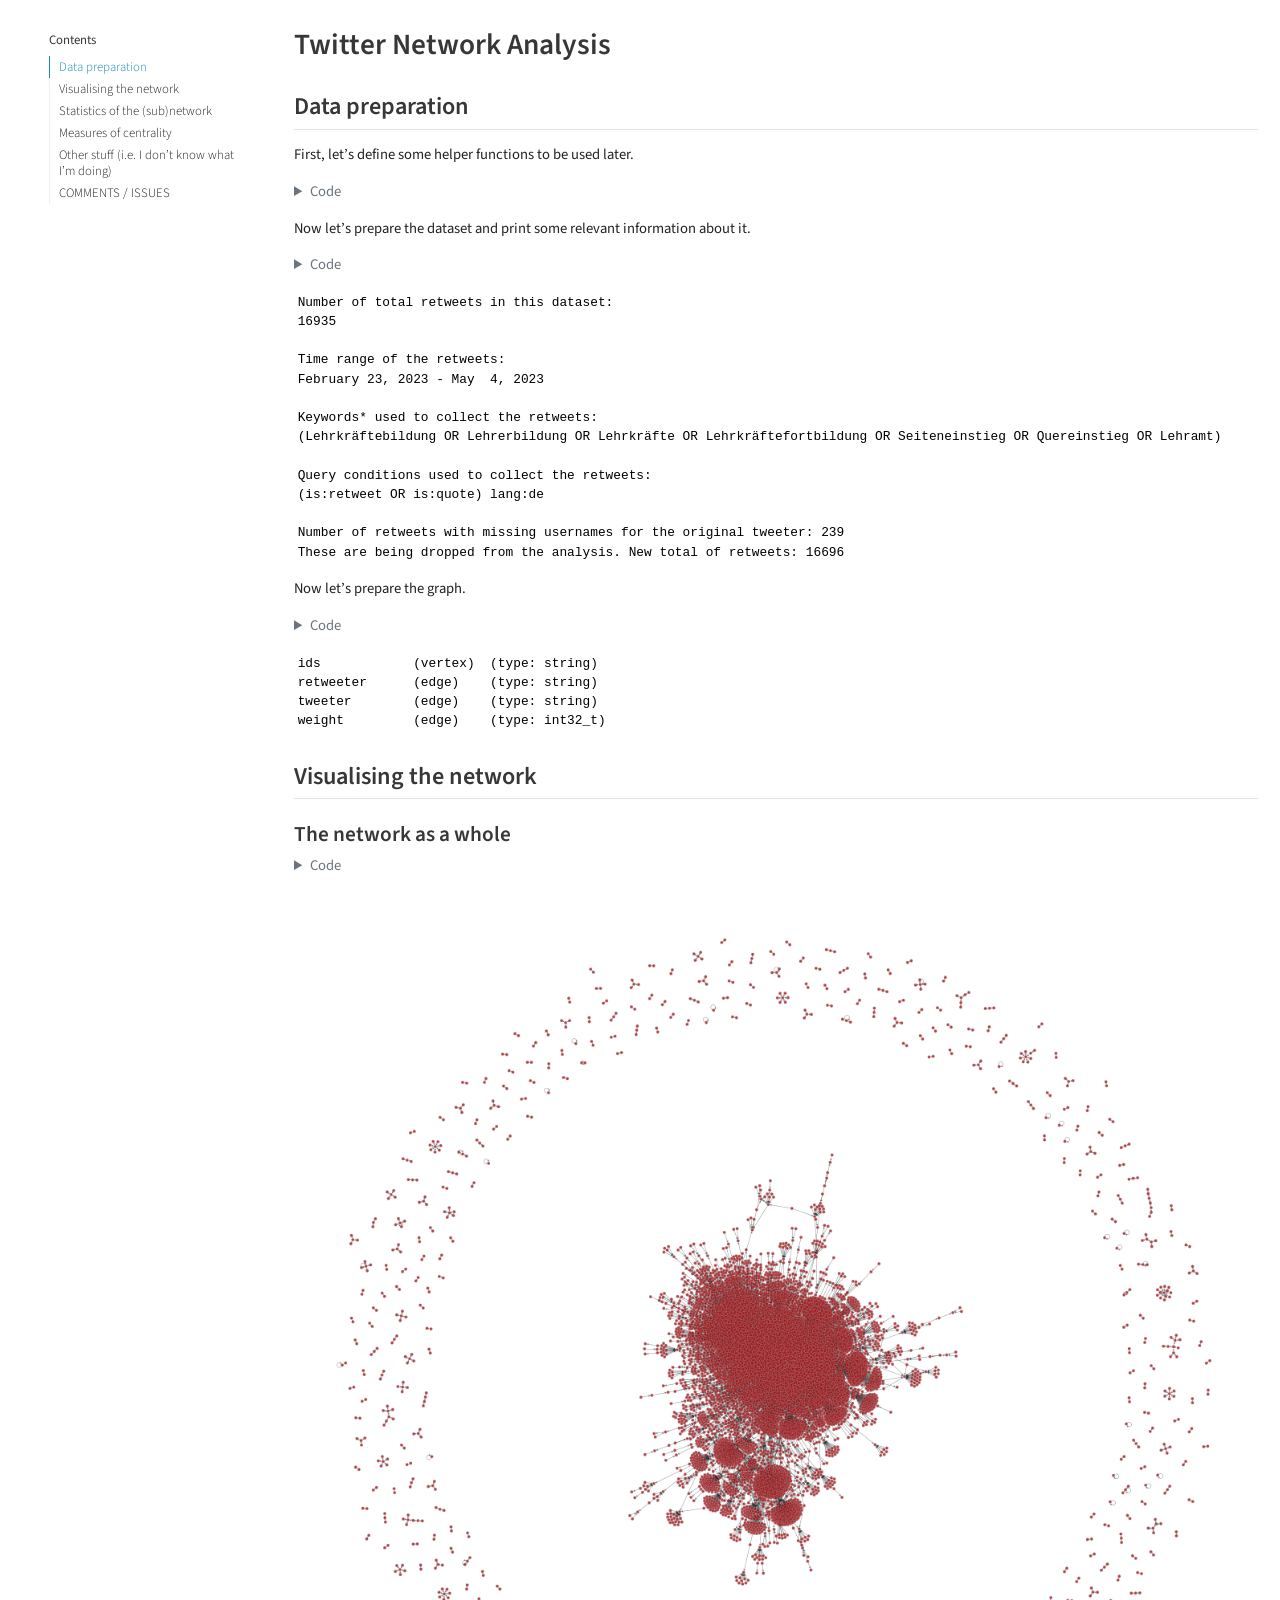
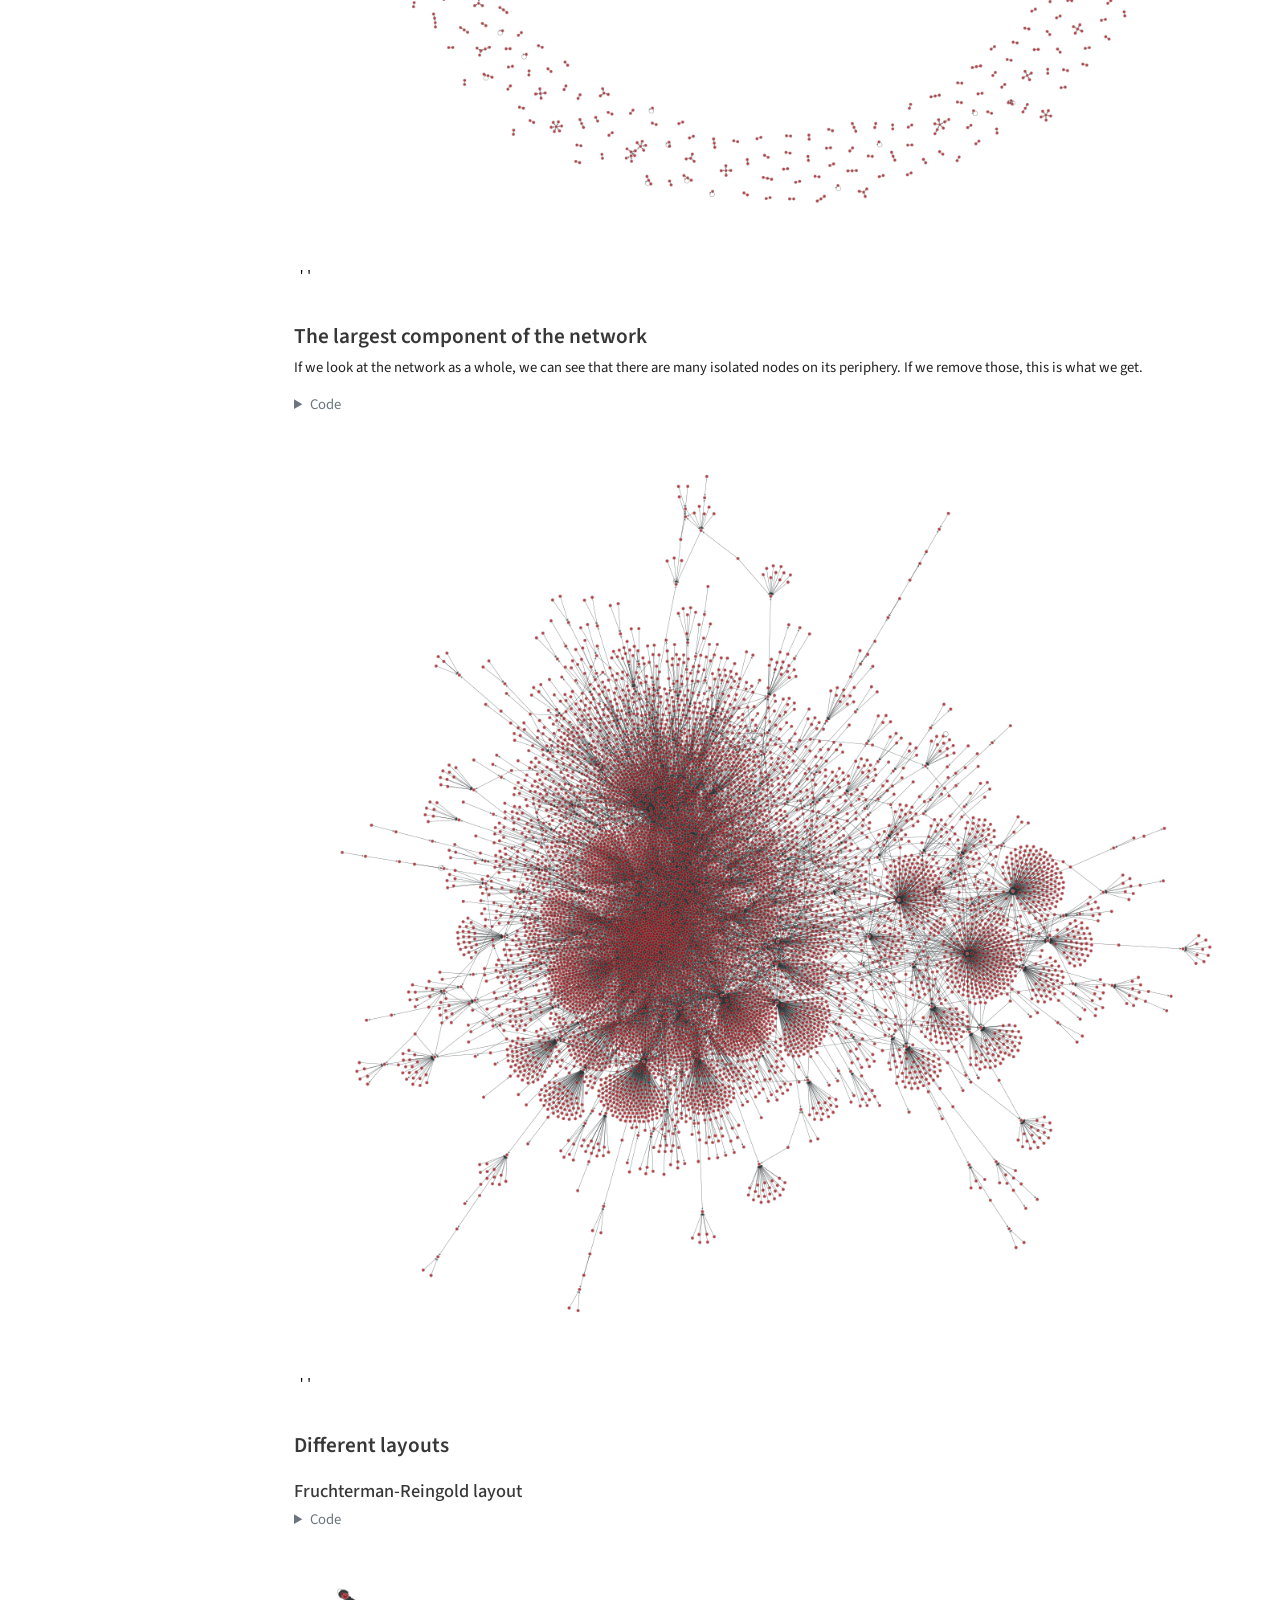
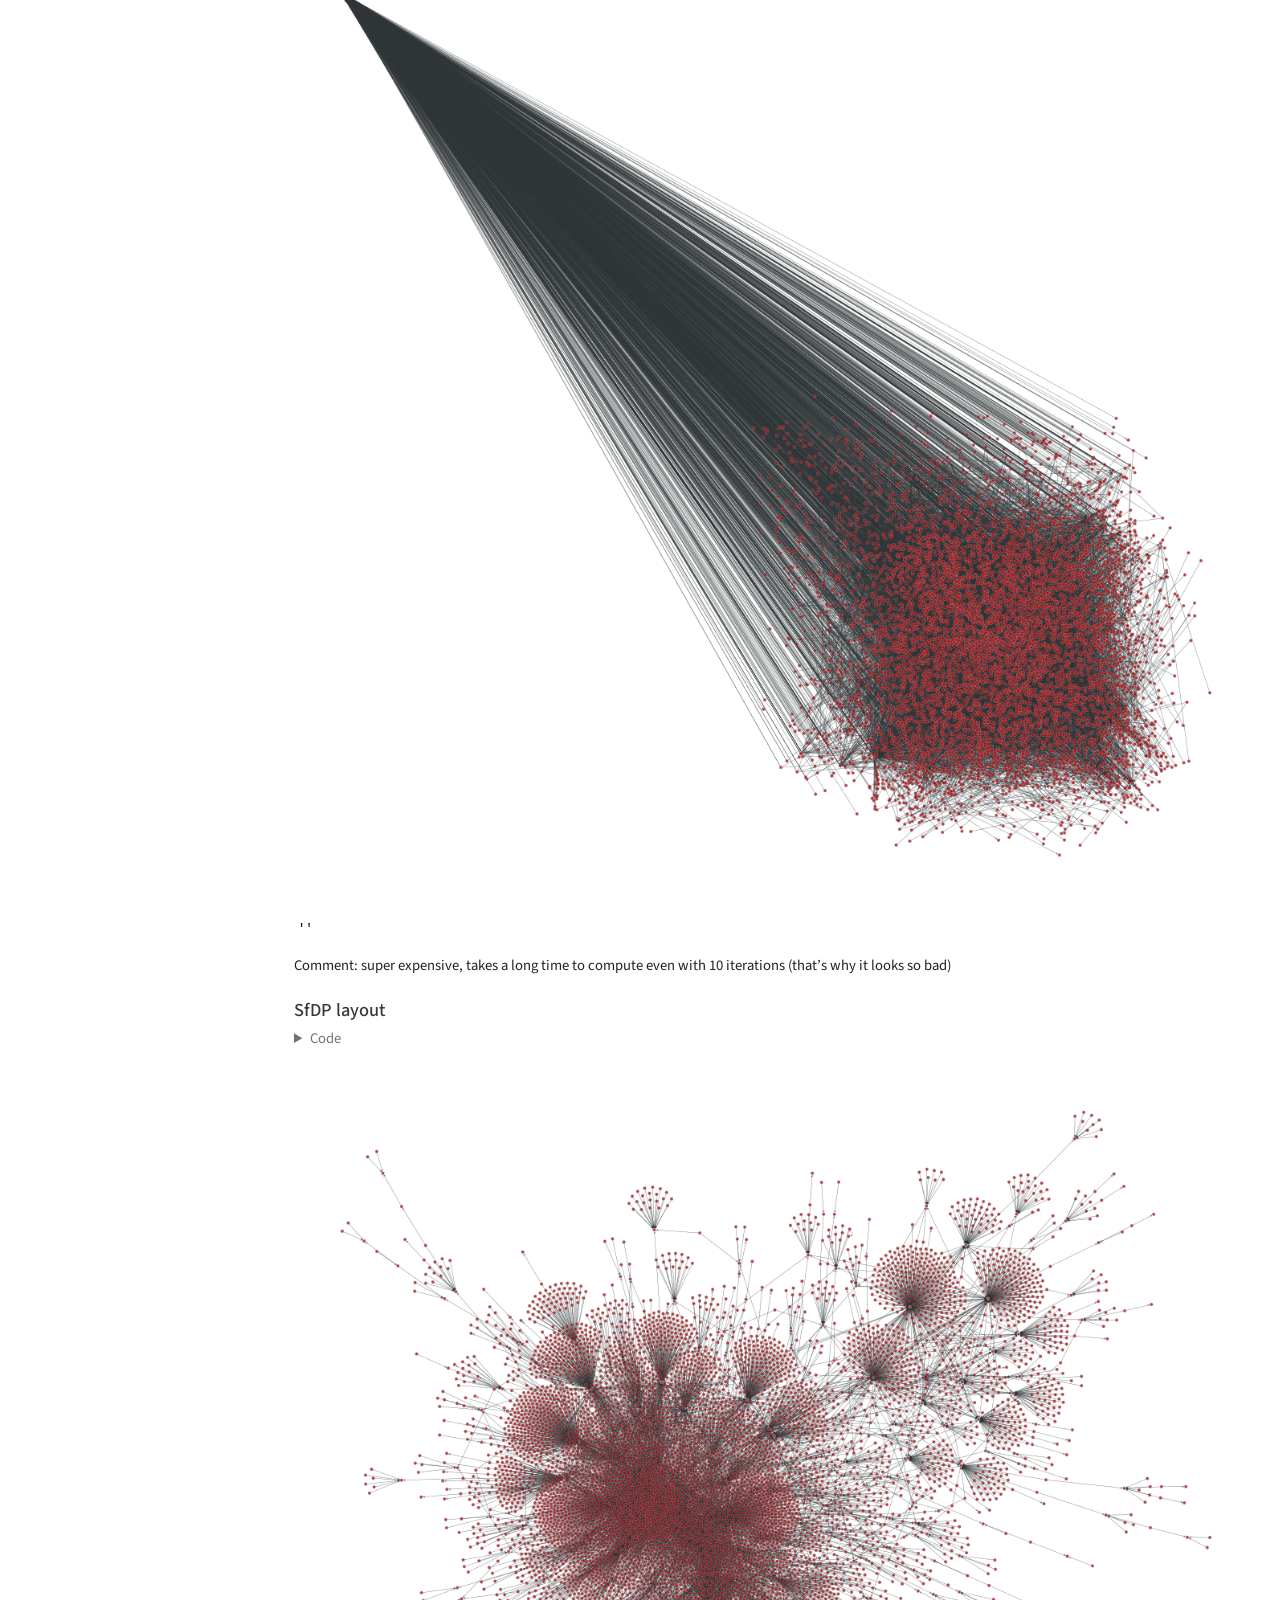
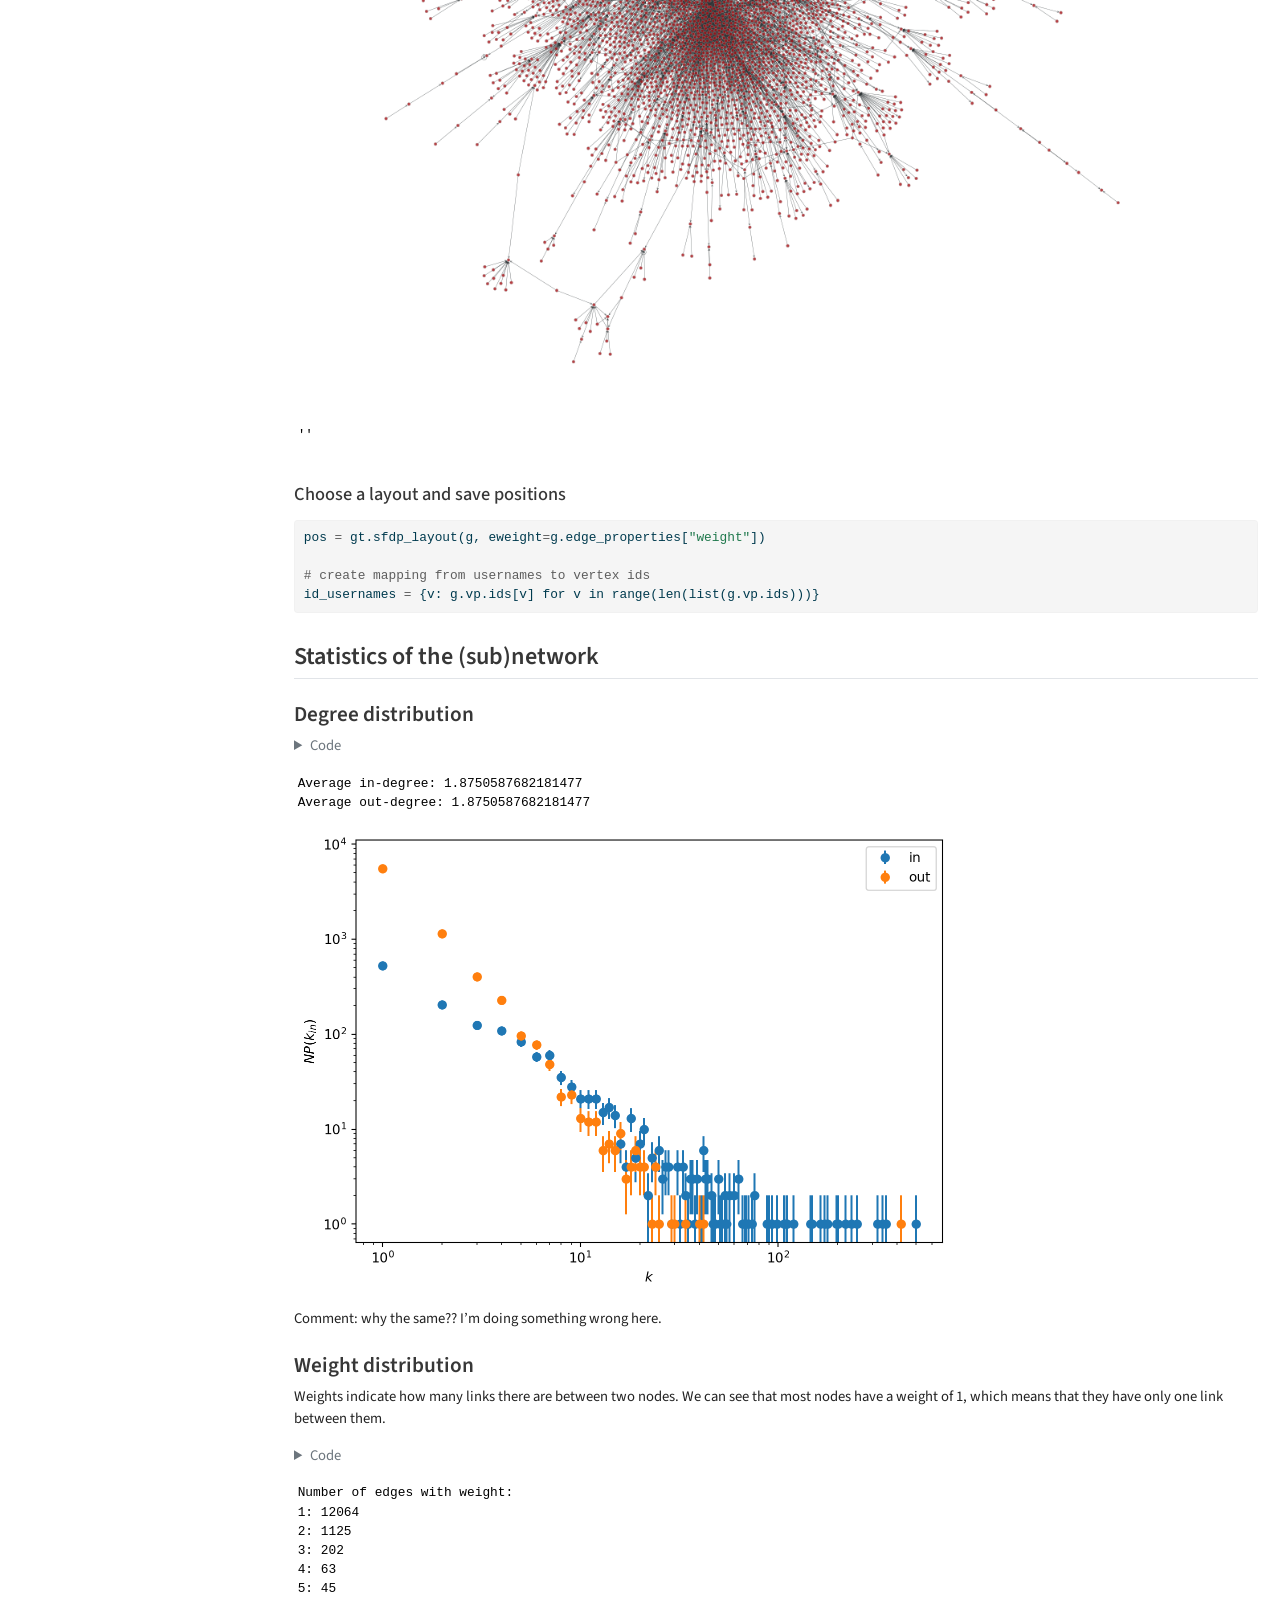
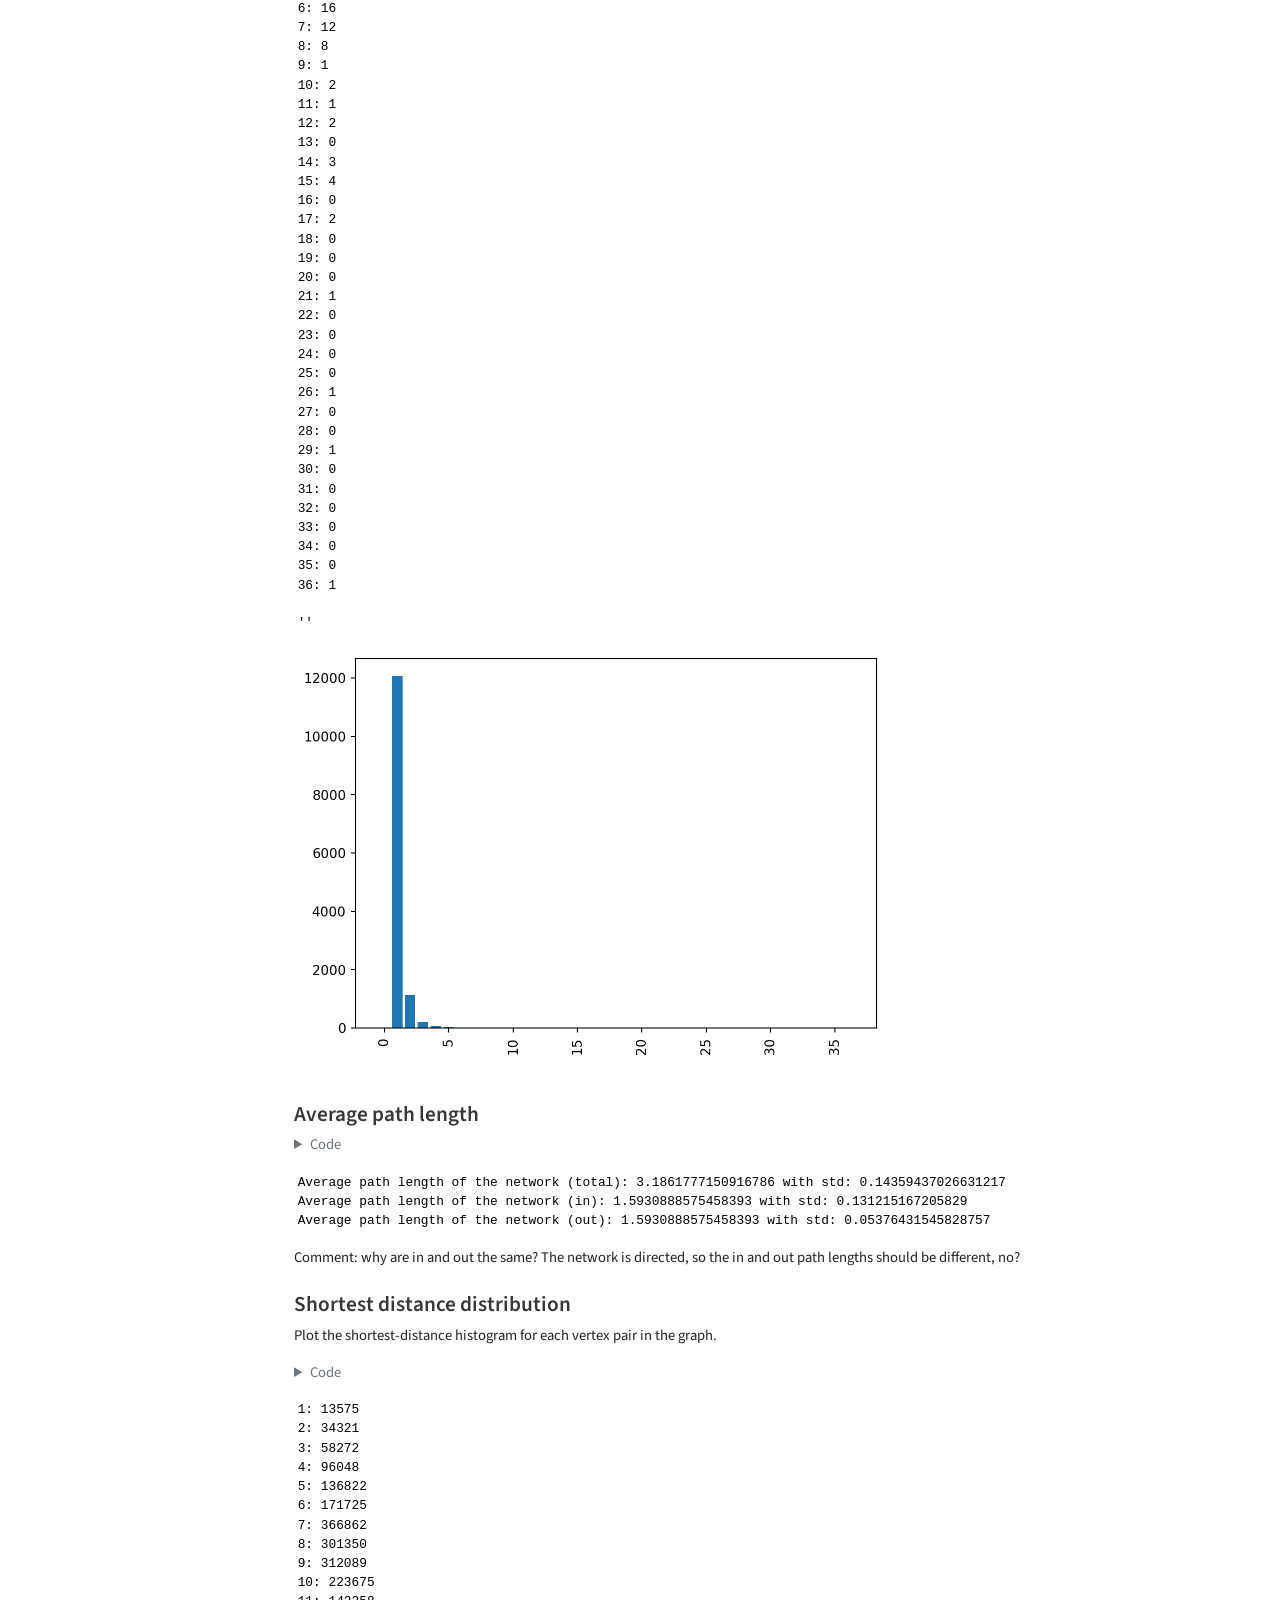
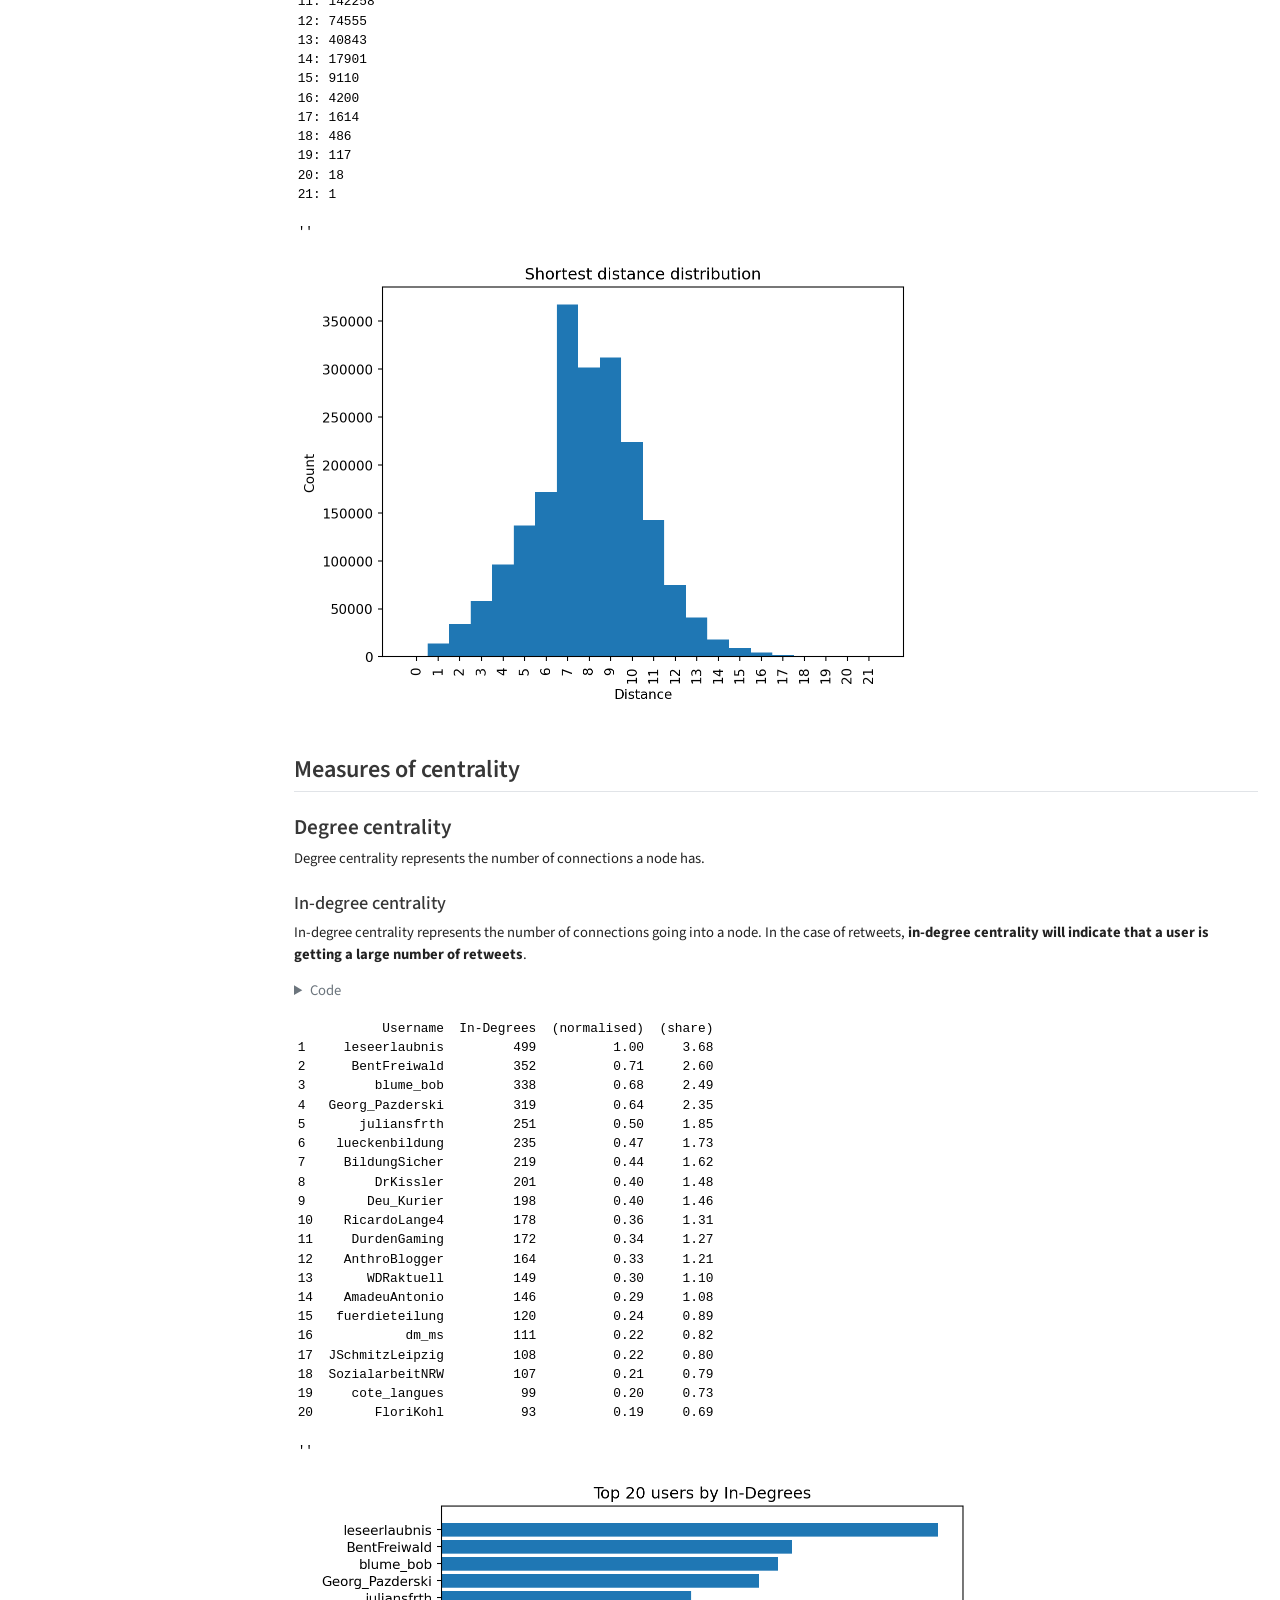
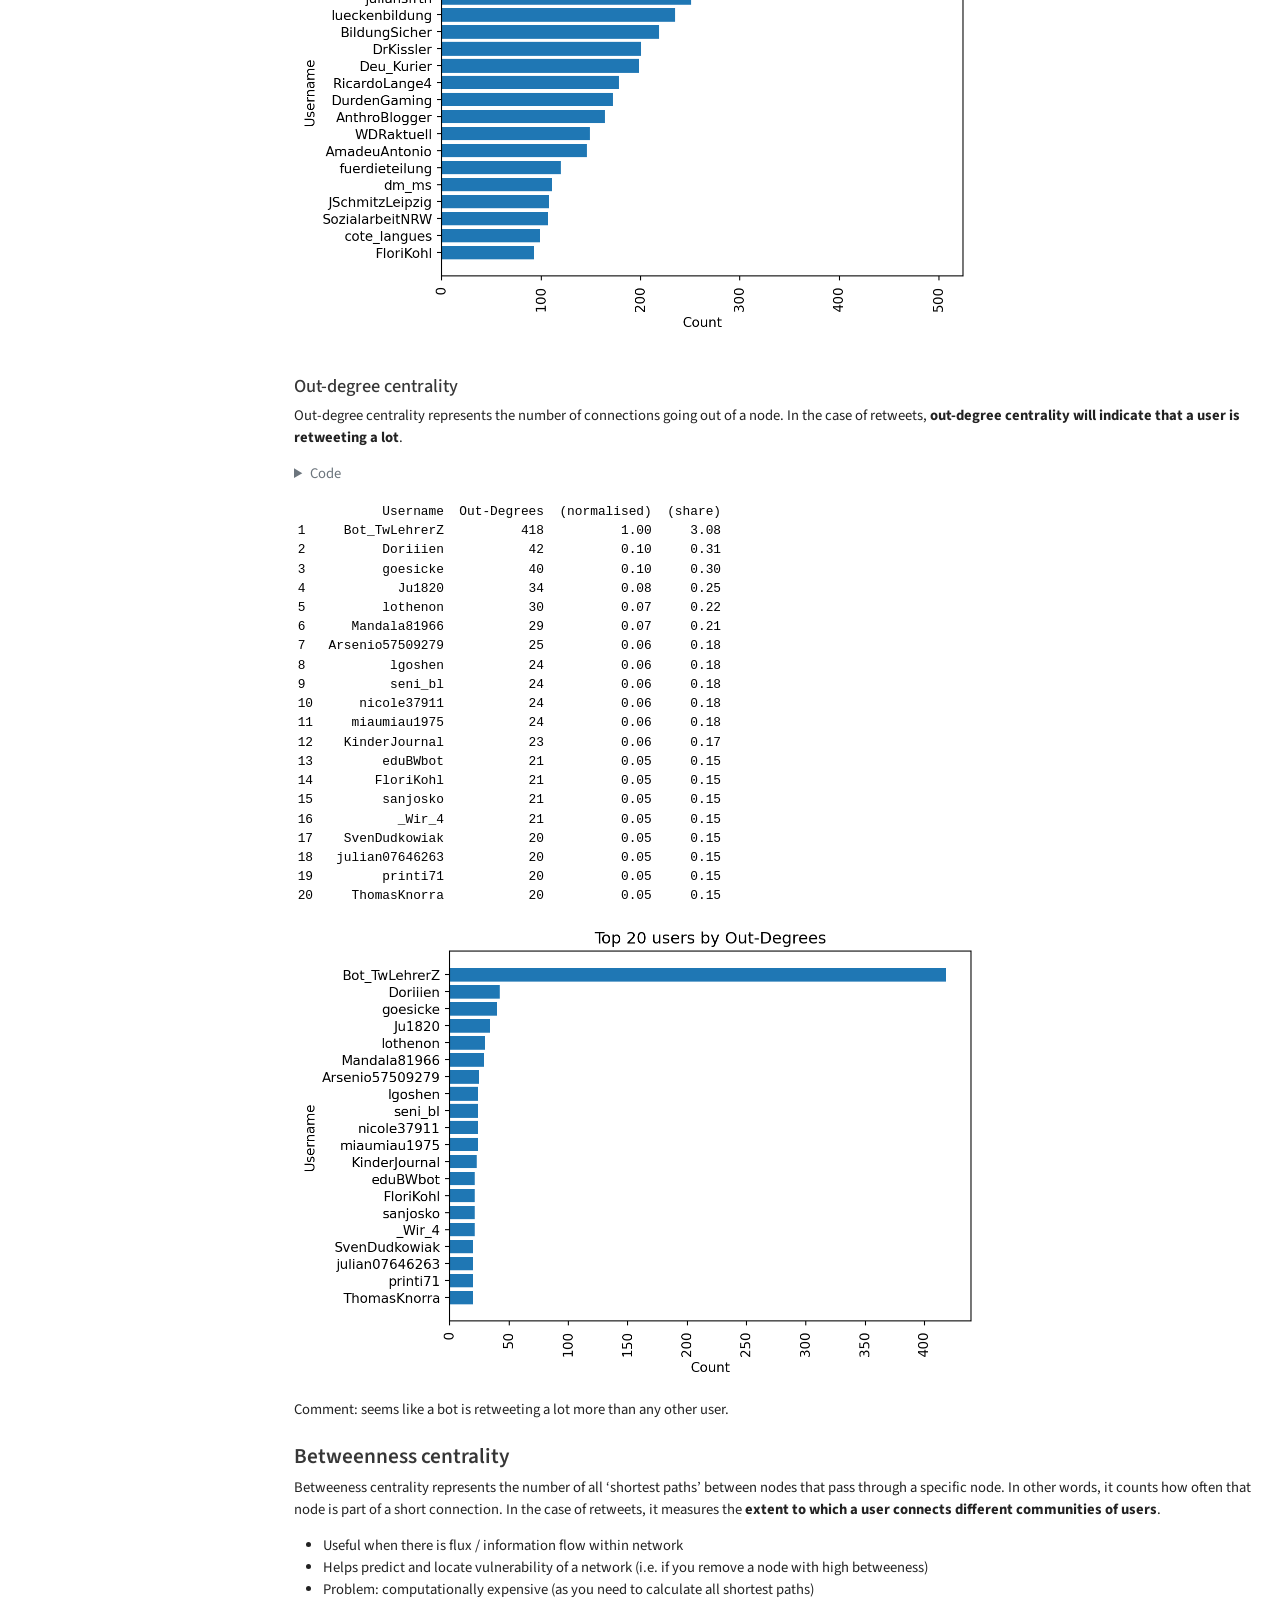
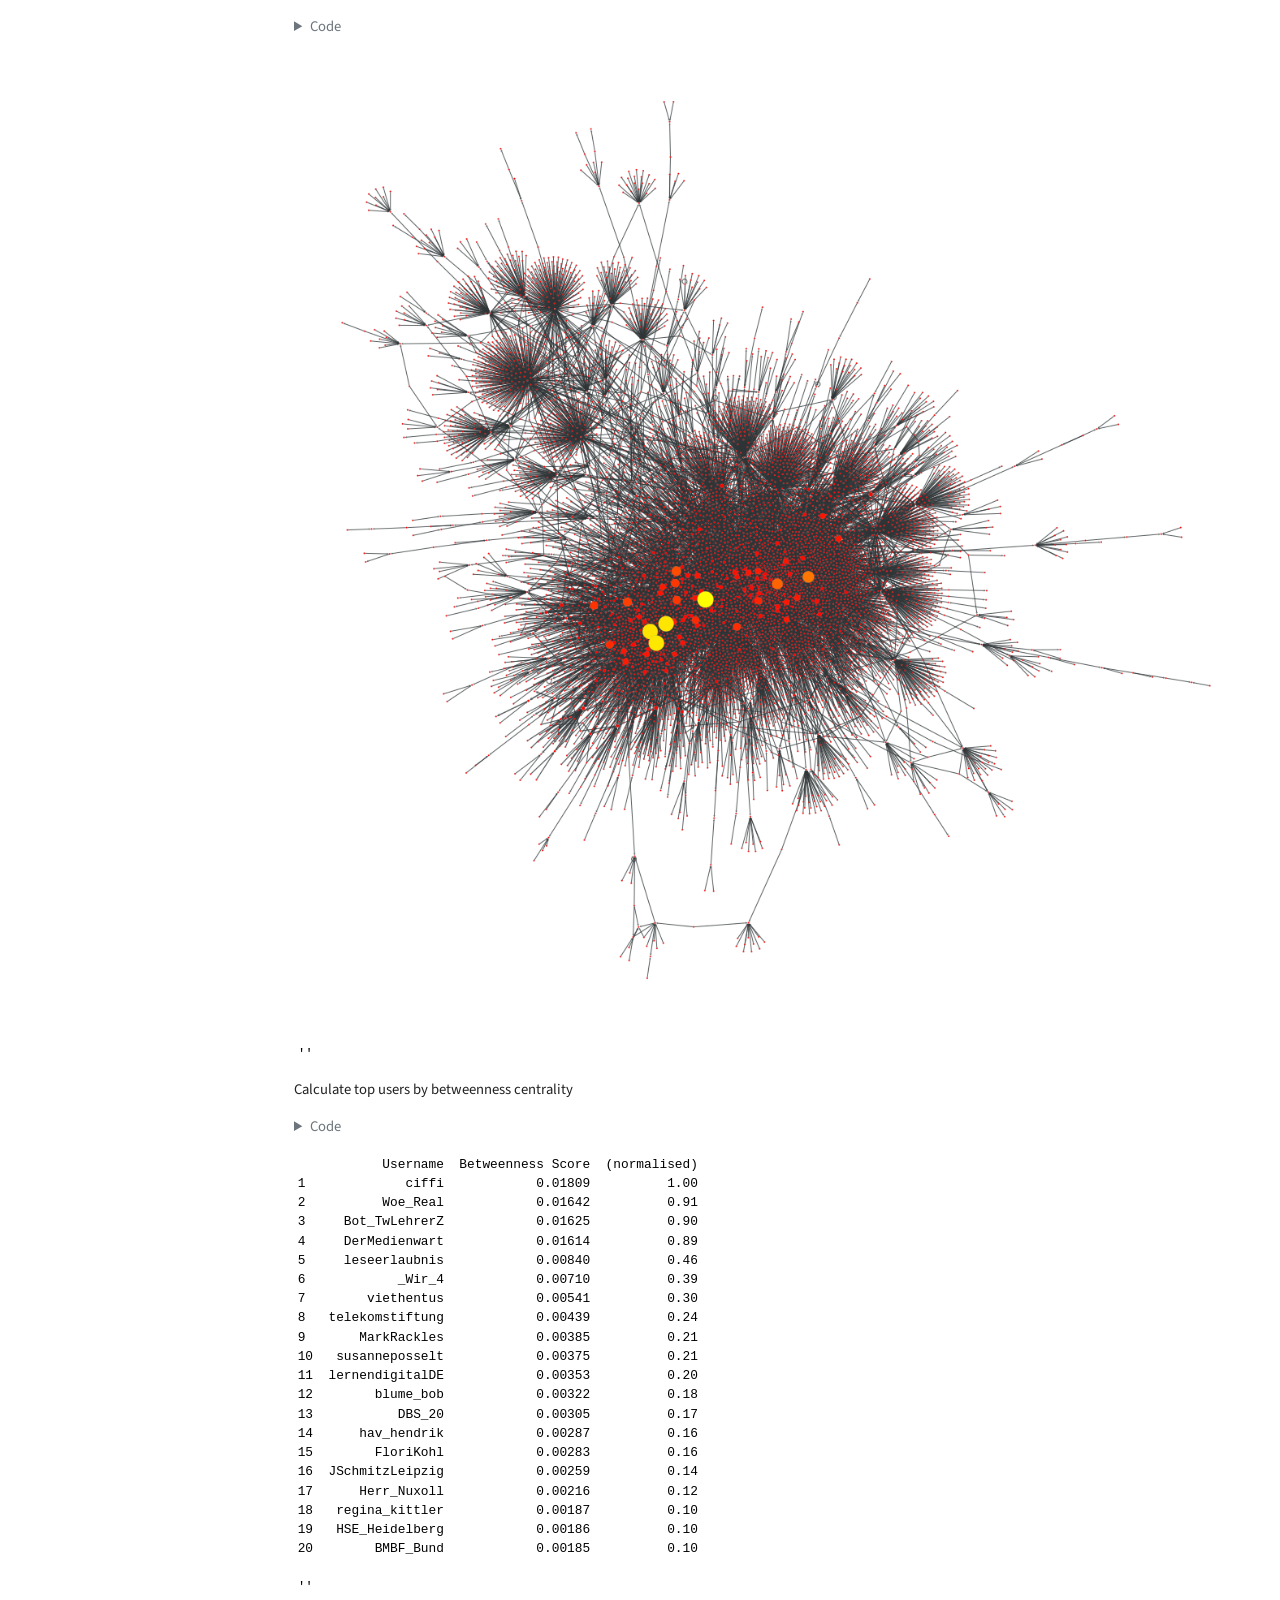
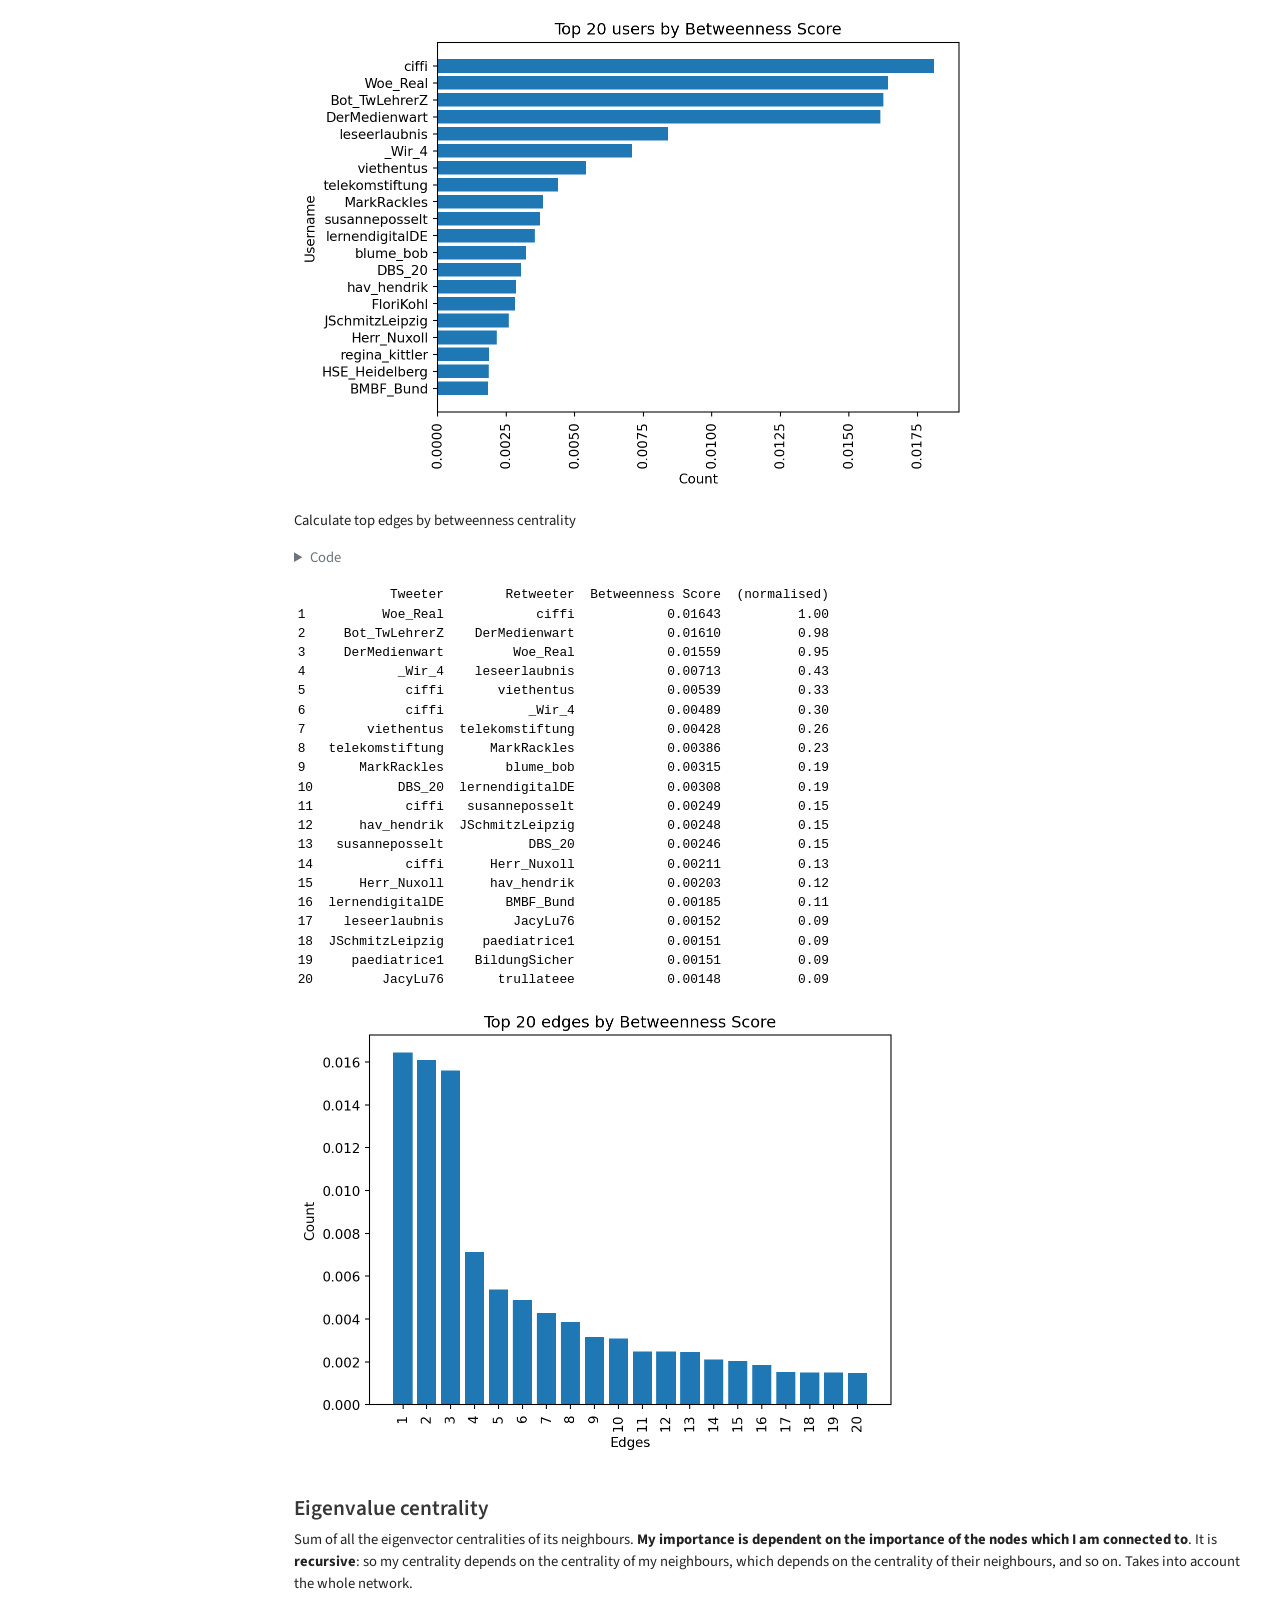
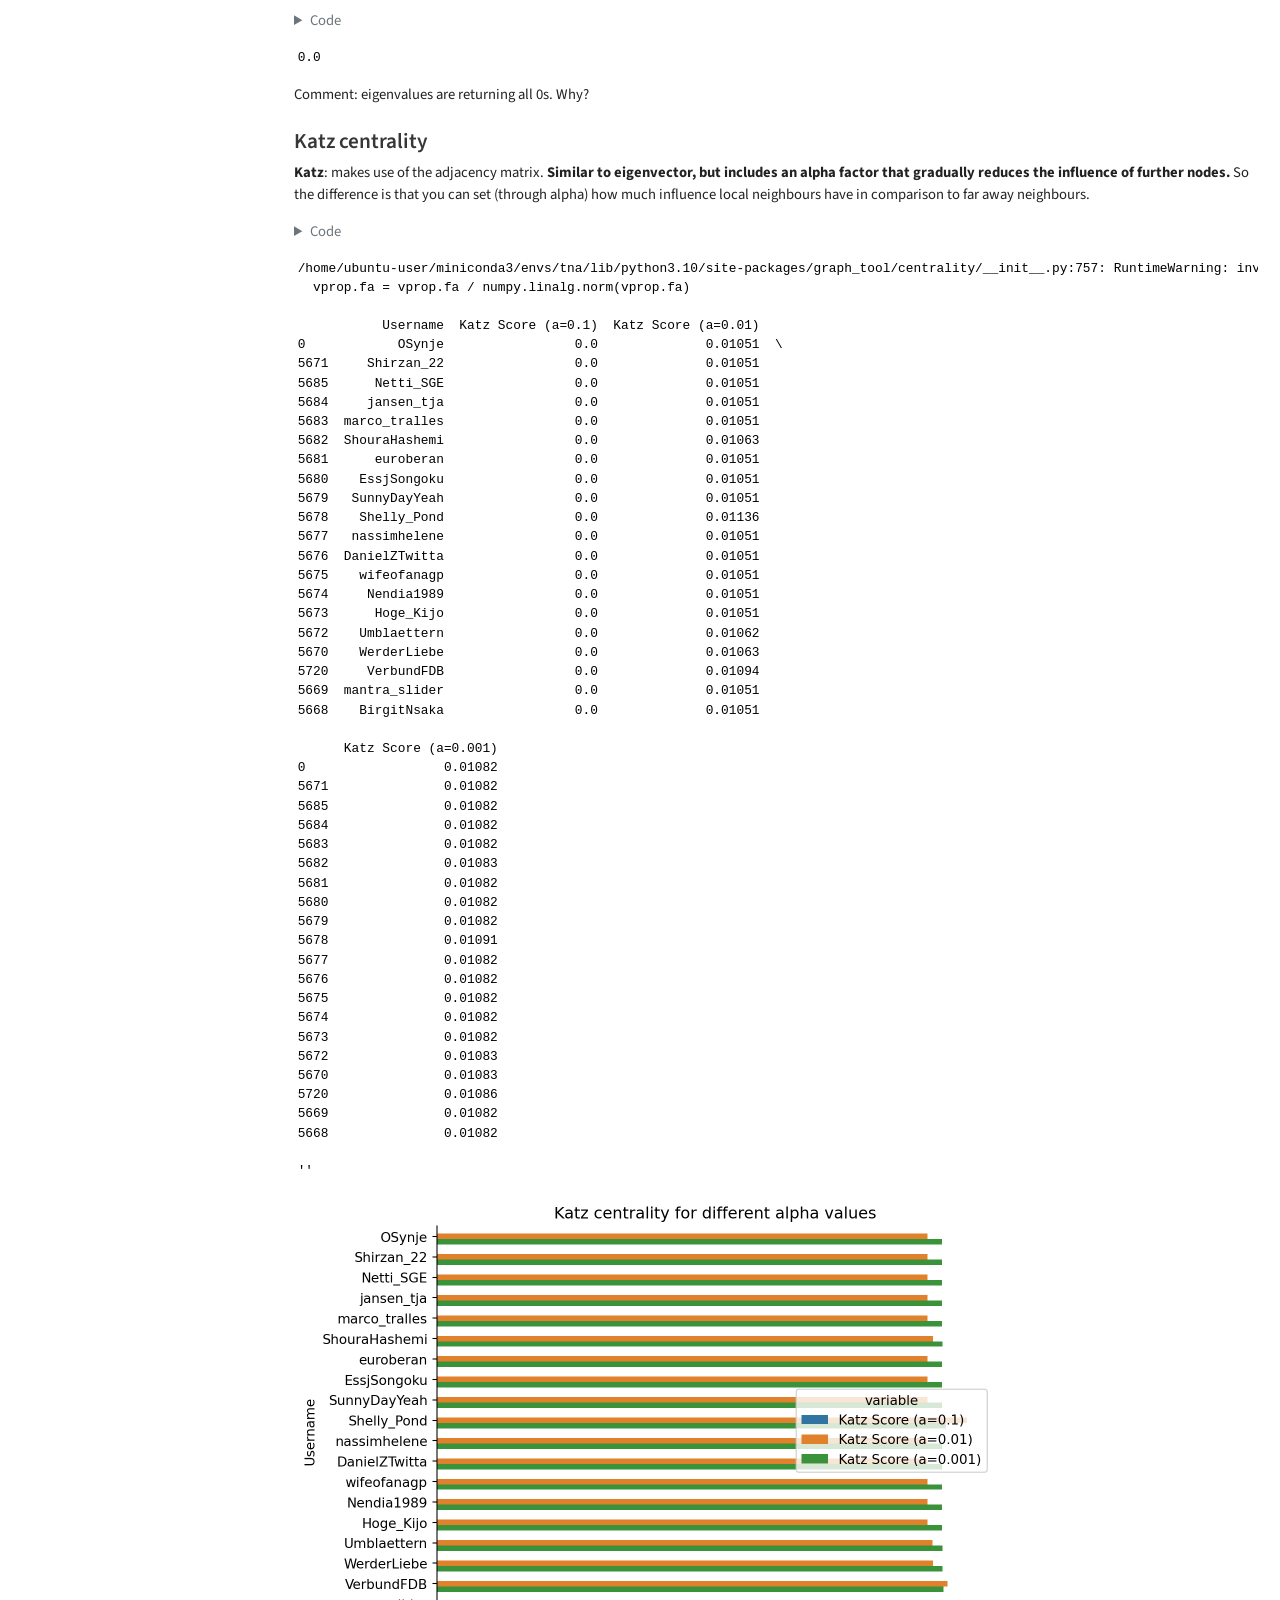
<file: docs/index.html>
<html xmlns="http://www.w3.org/1999/xhtml">    
  <head>      
    <title>Redirect to src/analysis.html</title>      
    <meta http-equiv="refresh" content="0;URL='src/analysis.html'" />    
  </head>    
  <body> 
  </body>  
</html>
</file>
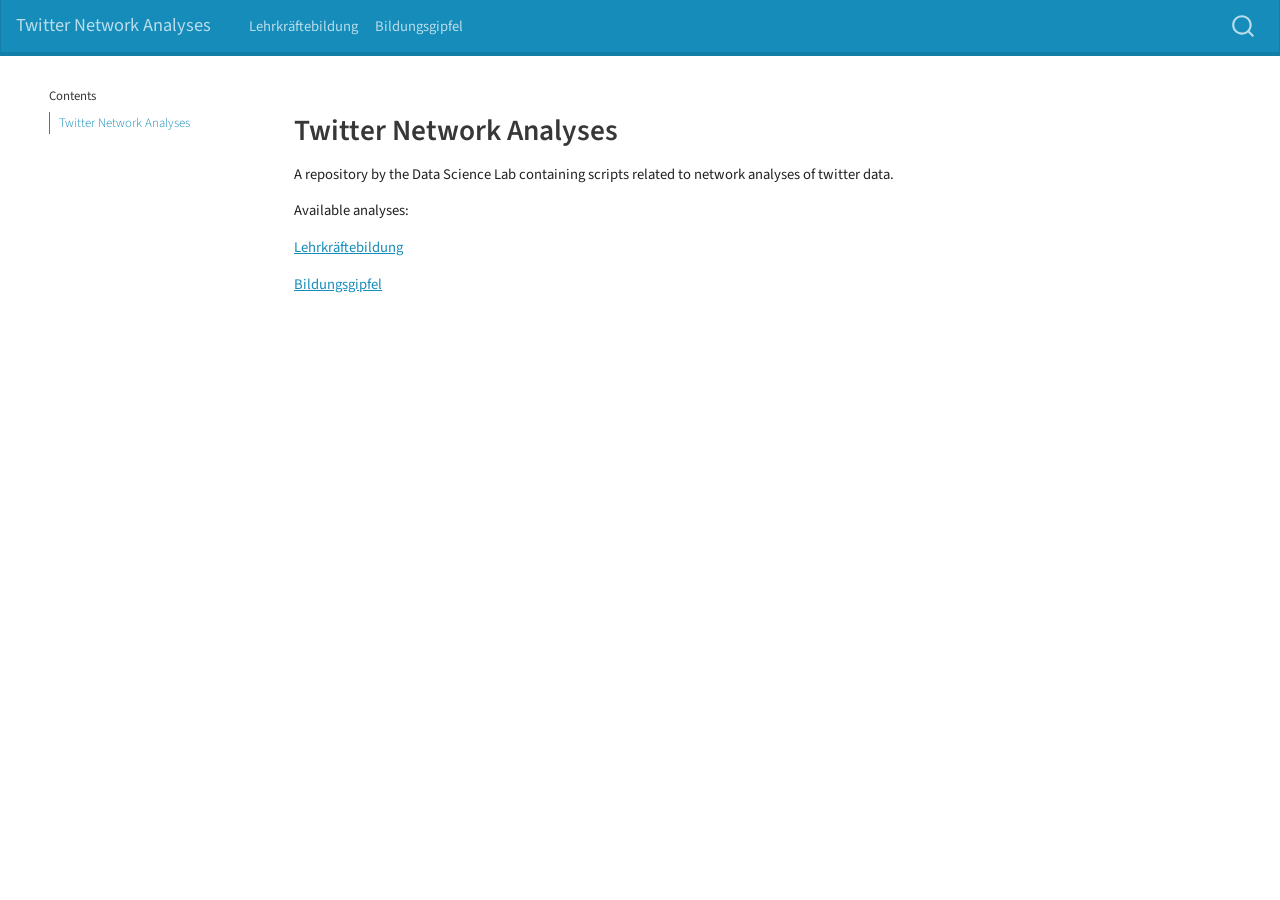
<file: docs/src/index.html>
<!DOCTYPE html>
<html xmlns="http://www.w3.org/1999/xhtml" lang="en" xml:lang="en"><head>

<meta charset="utf-8">
<meta name="generator" content="quarto-1.2.313">

<meta name="viewport" content="width=device-width, initial-scale=1.0, user-scalable=yes">


<title>Twitter Network Analyses – index</title>
<style>
code{white-space: pre-wrap;}
span.smallcaps{font-variant: small-caps;}
div.columns{display: flex; gap: min(4vw, 1.5em);}
div.column{flex: auto; overflow-x: auto;}
div.hanging-indent{margin-left: 1.5em; text-indent: -1.5em;}
ul.task-list{list-style: none;}
ul.task-list li input[type="checkbox"] {
  width: 0.8em;
  margin: 0 0.8em 0.2em -1.6em;
  vertical-align: middle;
}
</style>


<script src="../site_libs/quarto-nav/quarto-nav.js"></script>
<script src="../site_libs/quarto-nav/headroom.min.js"></script>
<script src="../site_libs/clipboard/clipboard.min.js"></script>
<script src="../site_libs/quarto-search/autocomplete.umd.js"></script>
<script src="../site_libs/quarto-search/fuse.min.js"></script>
<script src="../site_libs/quarto-search/quarto-search.js"></script>
<meta name="quarto:offset" content="../">
<script src="../site_libs/quarto-html/quarto.js"></script>
<script src="../site_libs/quarto-html/popper.min.js"></script>
<script src="../site_libs/quarto-html/tippy.umd.min.js"></script>
<script src="../site_libs/quarto-html/anchor.min.js"></script>
<link href="../site_libs/quarto-html/tippy.css" rel="stylesheet">
<link href="../site_libs/quarto-html/quarto-syntax-highlighting.css" rel="stylesheet" id="quarto-text-highlighting-styles">
<script src="../site_libs/bootstrap/bootstrap.min.js"></script>
<link href="../site_libs/bootstrap/bootstrap-icons.css" rel="stylesheet">
<link href="../site_libs/bootstrap/bootstrap.min.css" rel="stylesheet" id="quarto-bootstrap" data-mode="light">
<script id="quarto-search-options" type="application/json">{
  "location": "navbar",
  "copy-button": false,
  "collapse-after": 3,
  "panel-placement": "end",
  "type": "overlay",
  "limit": 20,
  "language": {
    "search-no-results-text": "No results",
    "search-matching-documents-text": "matching documents",
    "search-copy-link-title": "Copy link to search",
    "search-hide-matches-text": "Hide additional matches",
    "search-more-match-text": "more match in this document",
    "search-more-matches-text": "more matches in this document",
    "search-clear-button-title": "Clear",
    "search-detached-cancel-button-title": "Cancel",
    "search-submit-button-title": "Submit"
  }
}</script>


</head>

<body class="floating nav-fixed">

<div id="quarto-search-results"></div>
  <header id="quarto-header" class="headroom fixed-top">
    <nav class="navbar navbar-expand-lg navbar-dark ">
      <div class="navbar-container container-fluid">
      <div class="navbar-brand-container">
    <a class="navbar-brand" href="../index.html">
    <span class="navbar-title">Twitter Network Analyses</span>
    </a>
  </div>
          <button class="navbar-toggler" type="button" data-bs-toggle="collapse" data-bs-target="#navbarCollapse" aria-controls="navbarCollapse" aria-expanded="false" aria-label="Toggle navigation" onclick="if (window.quartoToggleHeadroom) { window.quartoToggleHeadroom(); }">
  <span class="navbar-toggler-icon"></span>
</button>
          <div class="collapse navbar-collapse" id="navbarCollapse">
            <ul class="navbar-nav navbar-nav-scroll me-auto">
  <li class="nav-item">
    <a class="nav-link" href="../src/analysis_lehrkraeftebildung.html">
 <span class="menu-text">Lehrkräftebildung</span></a>
  </li>  
  <li class="nav-item">
    <a class="nav-link" href="../src/analysis_bildungsgipfel.html">
 <span class="menu-text">Bildungsgipfel</span></a>
  </li>  
</ul>
              <div id="quarto-search" class="" title="Search"></div>
          </div> <!-- /navcollapse -->
      </div> <!-- /container-fluid -->
    </nav>
</header>
<!-- content -->
<div id="quarto-content" class="quarto-container page-columns page-rows-contents page-layout-full page-navbar">
<!-- sidebar -->
  <nav id="quarto-sidebar" class="sidebar collapse sidebar-navigation floating overflow-auto">
    <nav id="TOC" role="doc-toc" class="toc-active">
    <h2 id="toc-title">Contents</h2>
   
  <ul>
  <li><a href="#twitter-network-analyses" id="toc-twitter-network-analyses" class="nav-link active" data-scroll-target="#twitter-network-analyses">Twitter Network Analyses</a></li>
  </ul>
</nav>
</nav>
<!-- margin-sidebar -->
    <div id="quarto-margin-sidebar" class="sidebar margin-sidebar zindex-bottom">
    </div>
<!-- main -->
<main class="content column-page-right" id="quarto-document-content">



<section id="twitter-network-analyses" class="level1">
<h1>Twitter Network Analyses</h1>
<p>A repository by the Data Science Lab containing scripts related to network analyses of twitter data.</p>
<p>Available analyses:</p>
<p><a href="../src/analysis_lehrkraeftebildung.html">Lehrkräftebildung</a></p>
<p><a href="../src/analysis_bildungsgipfel.html">Bildungsgipfel</a></p>


</section>

</main> <!-- /main -->
<script id="quarto-html-after-body" type="application/javascript">
window.document.addEventListener("DOMContentLoaded", function (event) {
  const toggleBodyColorMode = (bsSheetEl) => {
    const mode = bsSheetEl.getAttribute("data-mode");
    const bodyEl = window.document.querySelector("body");
    if (mode === "dark") {
      bodyEl.classList.add("quarto-dark");
      bodyEl.classList.remove("quarto-light");
    } else {
      bodyEl.classList.add("quarto-light");
      bodyEl.classList.remove("quarto-dark");
    }
  }
  const toggleBodyColorPrimary = () => {
    const bsSheetEl = window.document.querySelector("link#quarto-bootstrap");
    if (bsSheetEl) {
      toggleBodyColorMode(bsSheetEl);
    }
  }
  toggleBodyColorPrimary();  
  const icon = "";
  const anchorJS = new window.AnchorJS();
  anchorJS.options = {
    placement: 'right',
    icon: icon
  };
  anchorJS.add('.anchored');
  const clipboard = new window.ClipboardJS('.code-copy-button', {
    target: function(trigger) {
      return trigger.previousElementSibling;
    }
  });
  clipboard.on('success', function(e) {
    // button target
    const button = e.trigger;
    // don't keep focus
    button.blur();
    // flash "checked"
    button.classList.add('code-copy-button-checked');
    var currentTitle = button.getAttribute("title");
    button.setAttribute("title", "Copied!");
    let tooltip;
    if (window.bootstrap) {
      button.setAttribute("data-bs-toggle", "tooltip");
      button.setAttribute("data-bs-placement", "left");
      button.setAttribute("data-bs-title", "Copied!");
      tooltip = new bootstrap.Tooltip(button, 
        { trigger: "manual", 
          customClass: "code-copy-button-tooltip",
          offset: [0, -8]});
      tooltip.show();    
    }
    setTimeout(function() {
      if (tooltip) {
        tooltip.hide();
        button.removeAttribute("data-bs-title");
        button.removeAttribute("data-bs-toggle");
        button.removeAttribute("data-bs-placement");
      }
      button.setAttribute("title", currentTitle);
      button.classList.remove('code-copy-button-checked');
    }, 1000);
    // clear code selection
    e.clearSelection();
  });
  function tippyHover(el, contentFn) {
    const config = {
      allowHTML: true,
      content: contentFn,
      maxWidth: 500,
      delay: 100,
      arrow: false,
      appendTo: function(el) {
          return el.parentElement;
      },
      interactive: true,
      interactiveBorder: 10,
      theme: 'quarto',
      placement: 'bottom-start'
    };
    window.tippy(el, config); 
  }
  const noterefs = window.document.querySelectorAll('a[role="doc-noteref"]');
  for (var i=0; i<noterefs.length; i++) {
    const ref = noterefs[i];
    tippyHover(ref, function() {
      // use id or data attribute instead here
      let href = ref.getAttribute('data-footnote-href') || ref.getAttribute('href');
      try { href = new URL(href).hash; } catch {}
      const id = href.replace(/^#\/?/, "");
      const note = window.document.getElementById(id);
      return note.innerHTML;
    });
  }
  const findCites = (el) => {
    const parentEl = el.parentElement;
    if (parentEl) {
      const cites = parentEl.dataset.cites;
      if (cites) {
        return {
          el,
          cites: cites.split(' ')
        };
      } else {
        return findCites(el.parentElement)
      }
    } else {
      return undefined;
    }
  };
  var bibliorefs = window.document.querySelectorAll('a[role="doc-biblioref"]');
  for (var i=0; i<bibliorefs.length; i++) {
    const ref = bibliorefs[i];
    const citeInfo = findCites(ref);
    if (citeInfo) {
      tippyHover(citeInfo.el, function() {
        var popup = window.document.createElement('div');
        citeInfo.cites.forEach(function(cite) {
          var citeDiv = window.document.createElement('div');
          citeDiv.classList.add('hanging-indent');
          citeDiv.classList.add('csl-entry');
          var biblioDiv = window.document.getElementById('ref-' + cite);
          if (biblioDiv) {
            citeDiv.innerHTML = biblioDiv.innerHTML;
          }
          popup.appendChild(citeDiv);
        });
        return popup.innerHTML;
      });
    }
  }
});
</script>
</div> <!-- /content -->



</body></html>
</file>
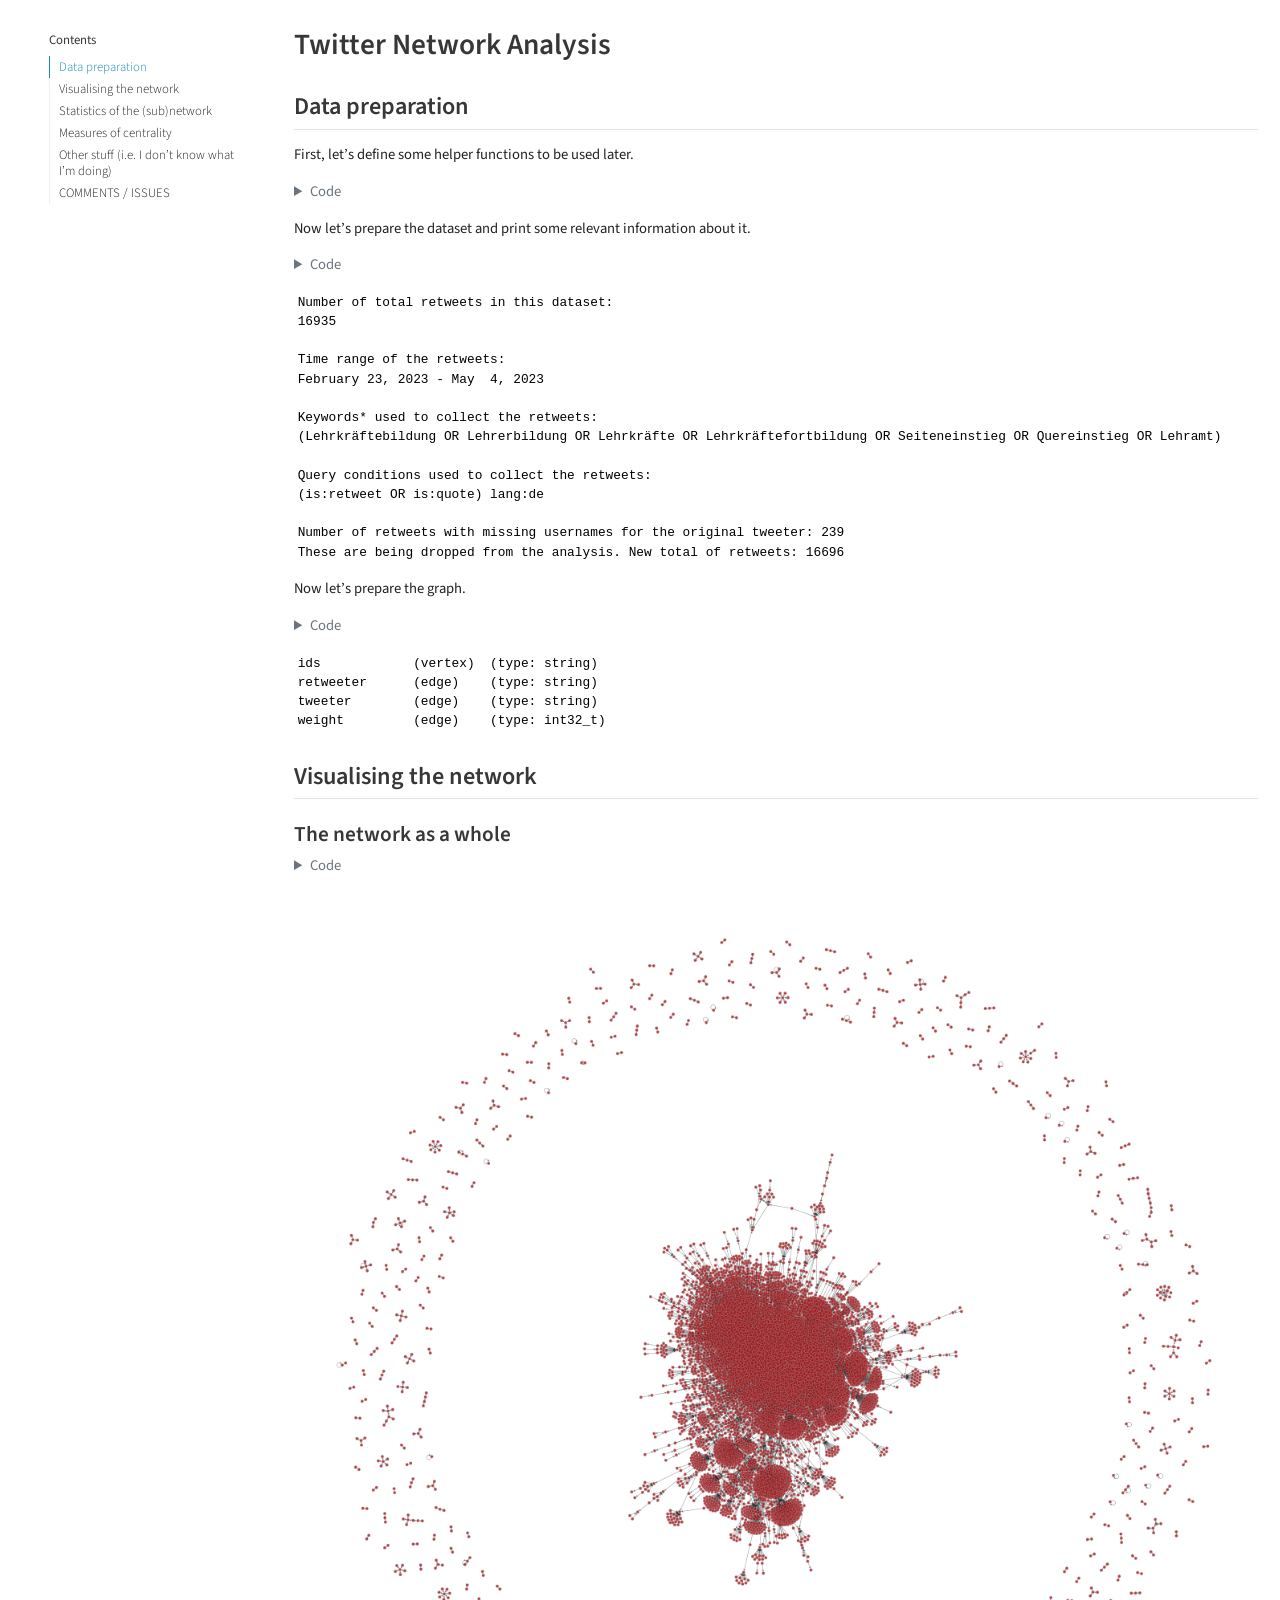
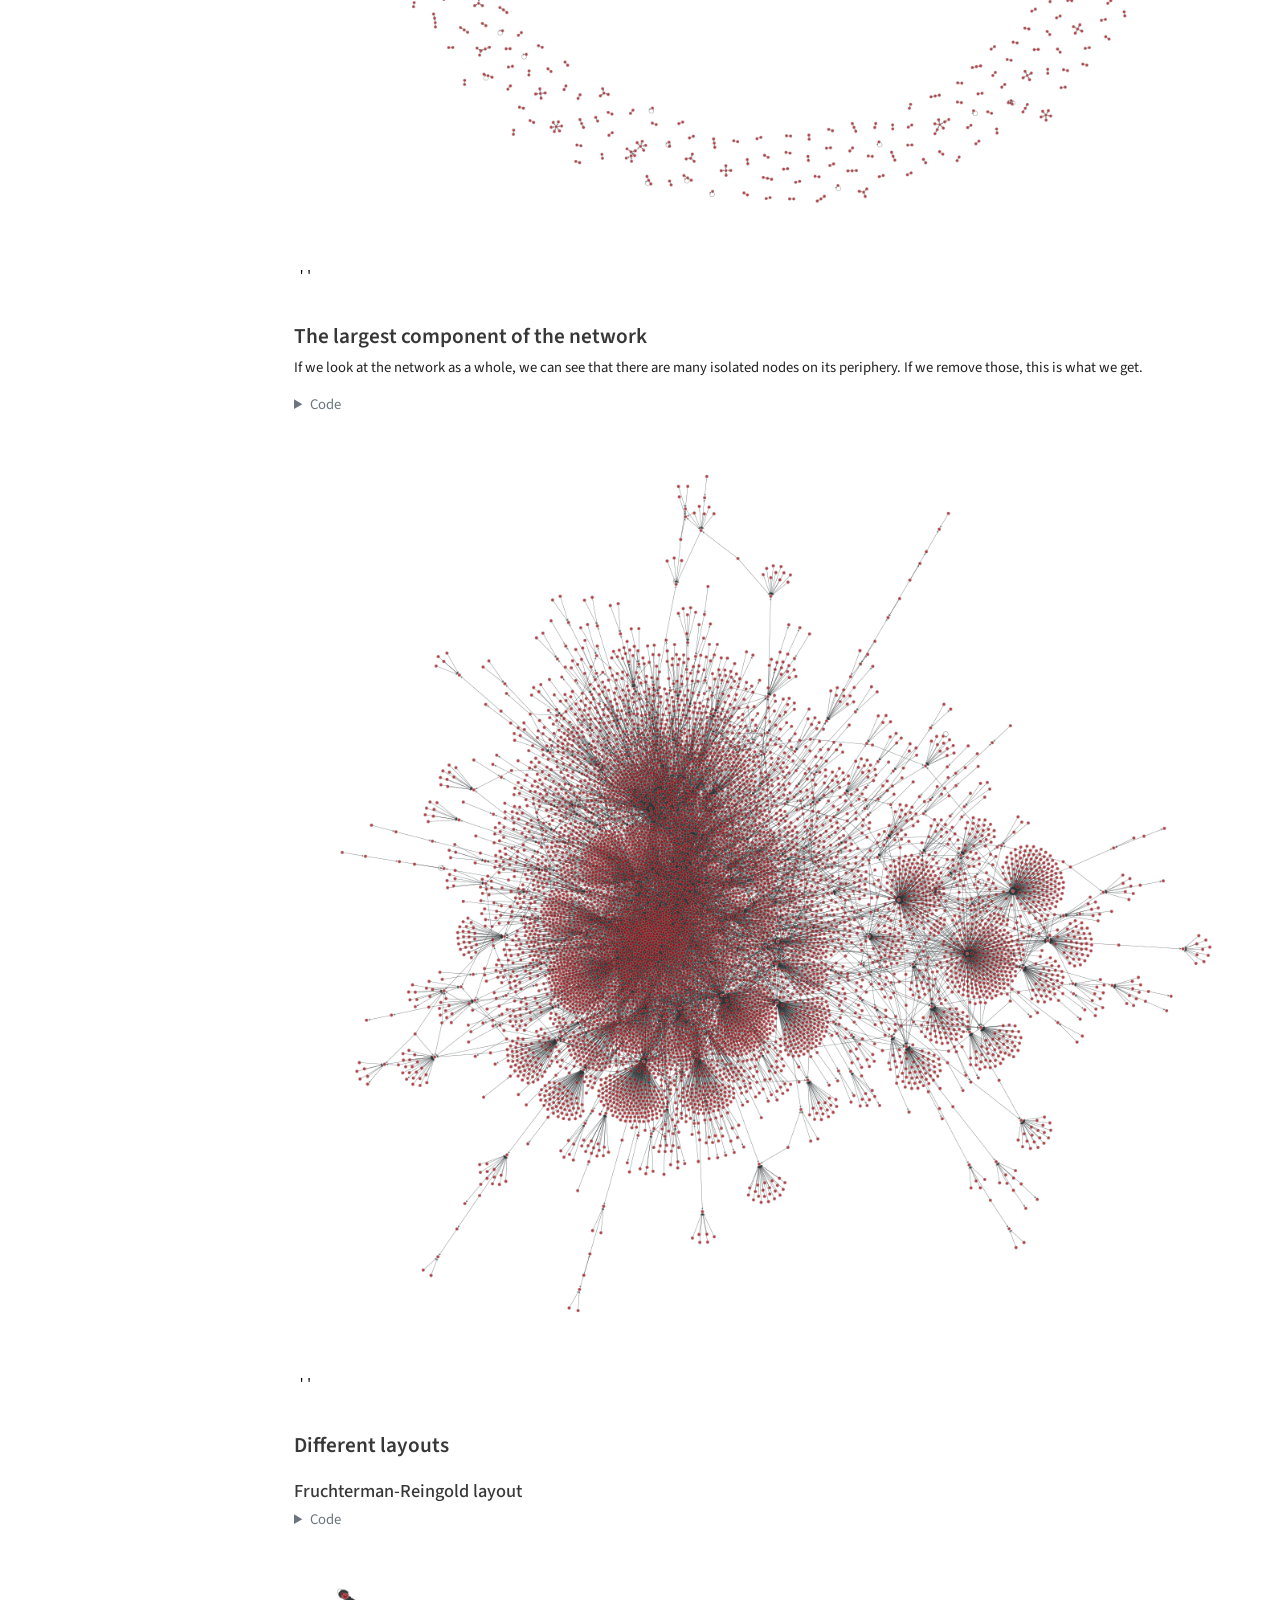
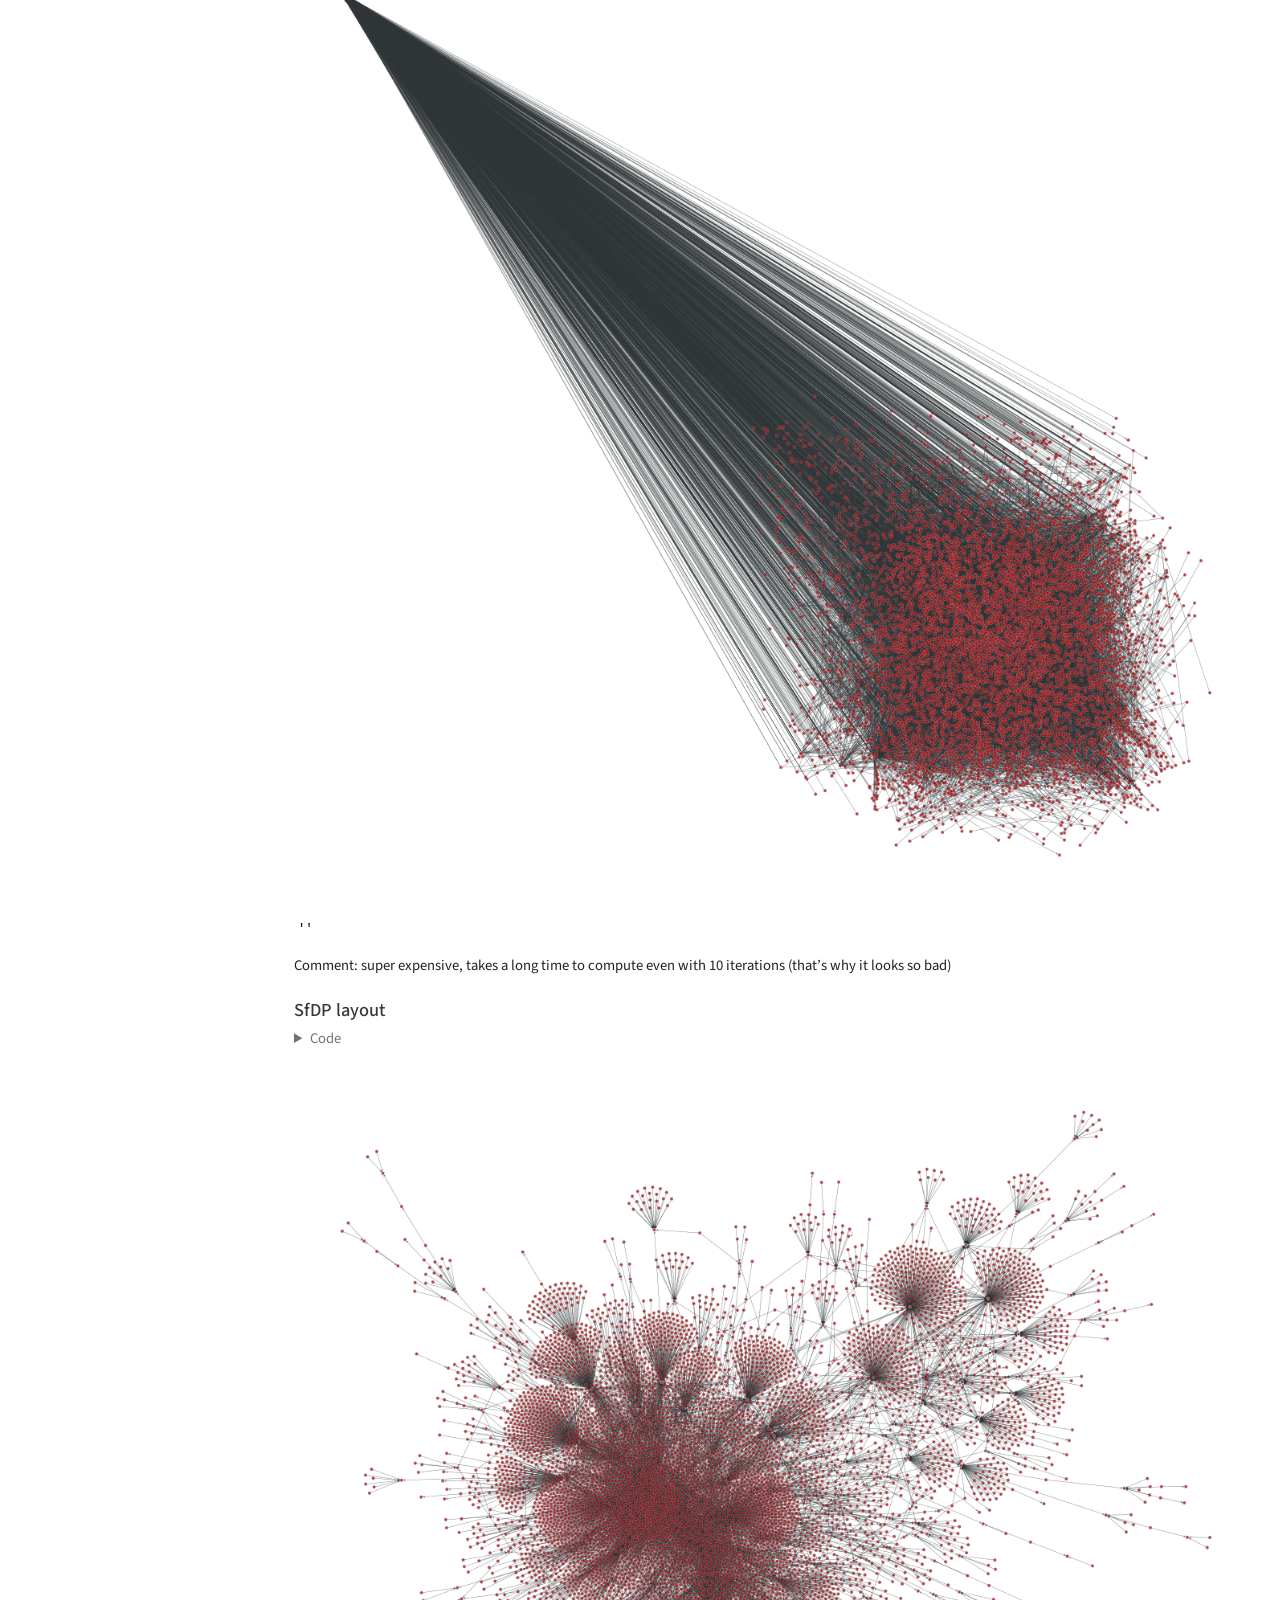
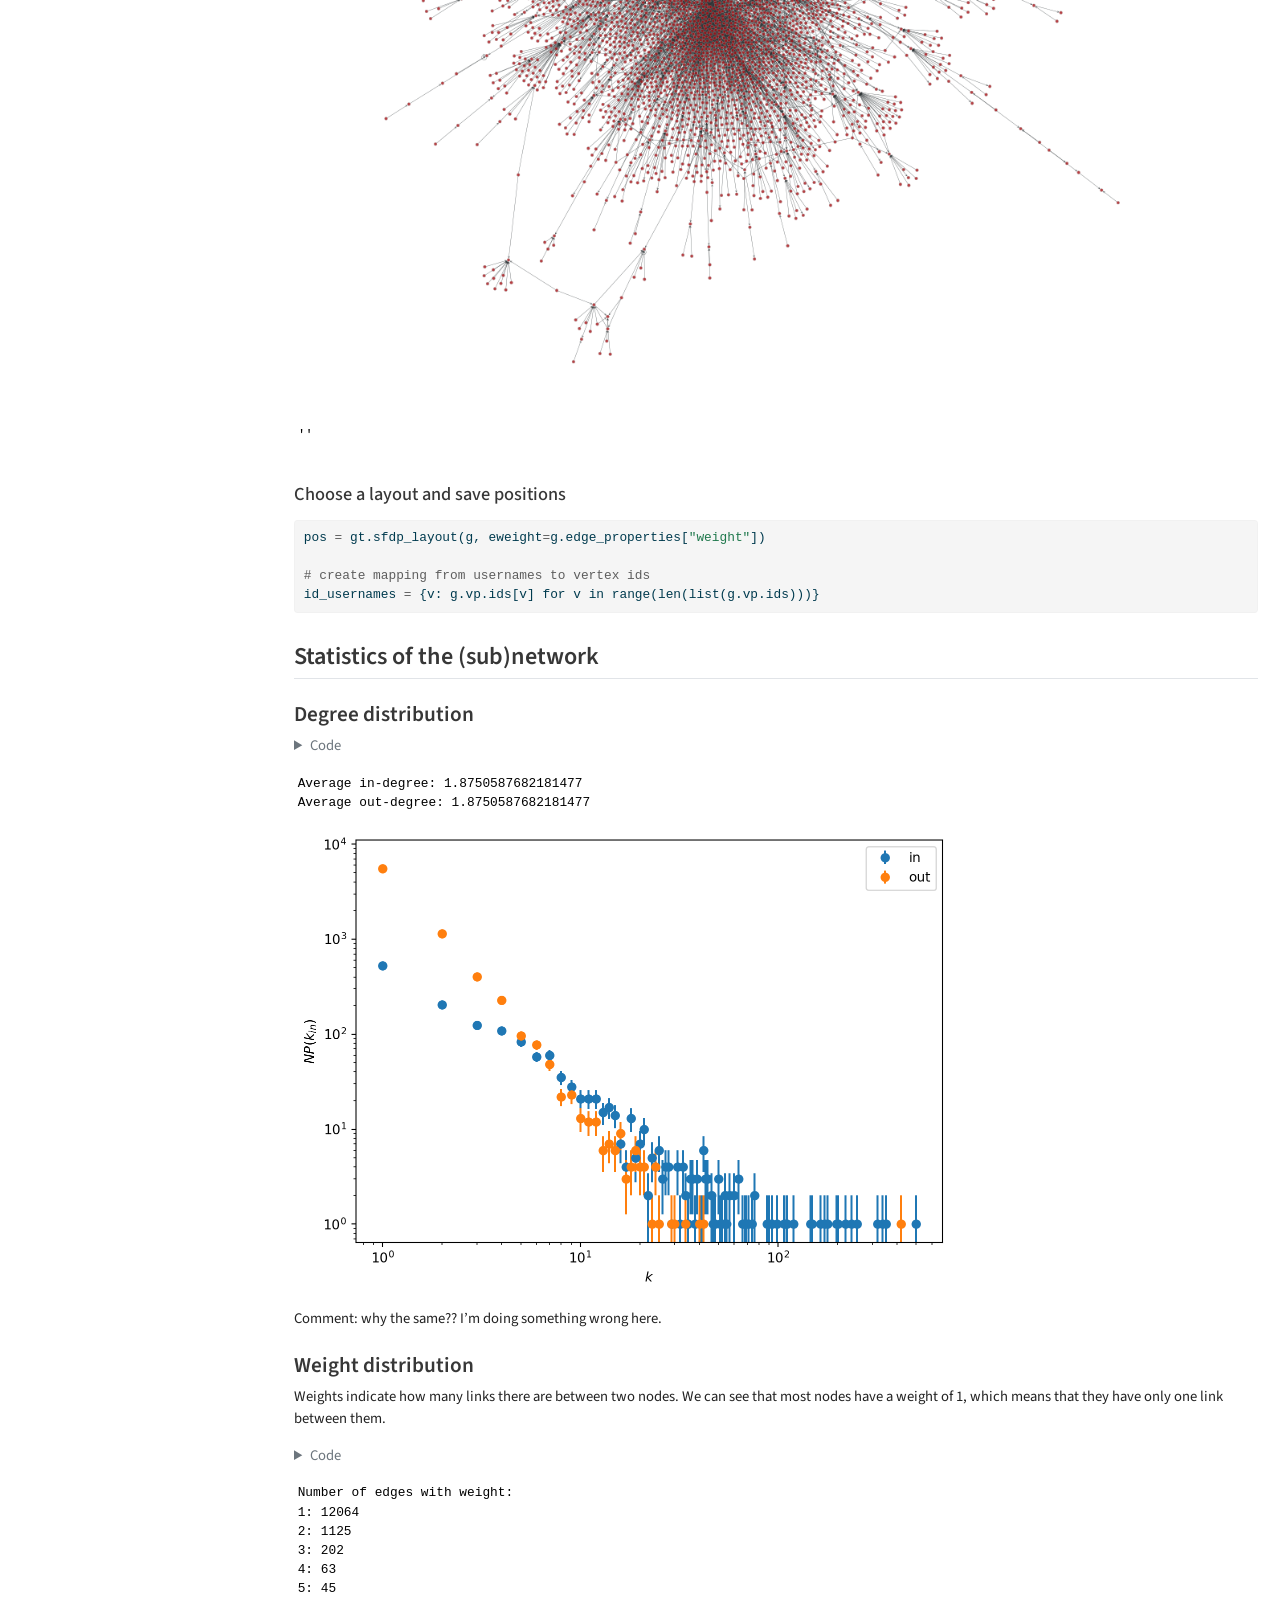
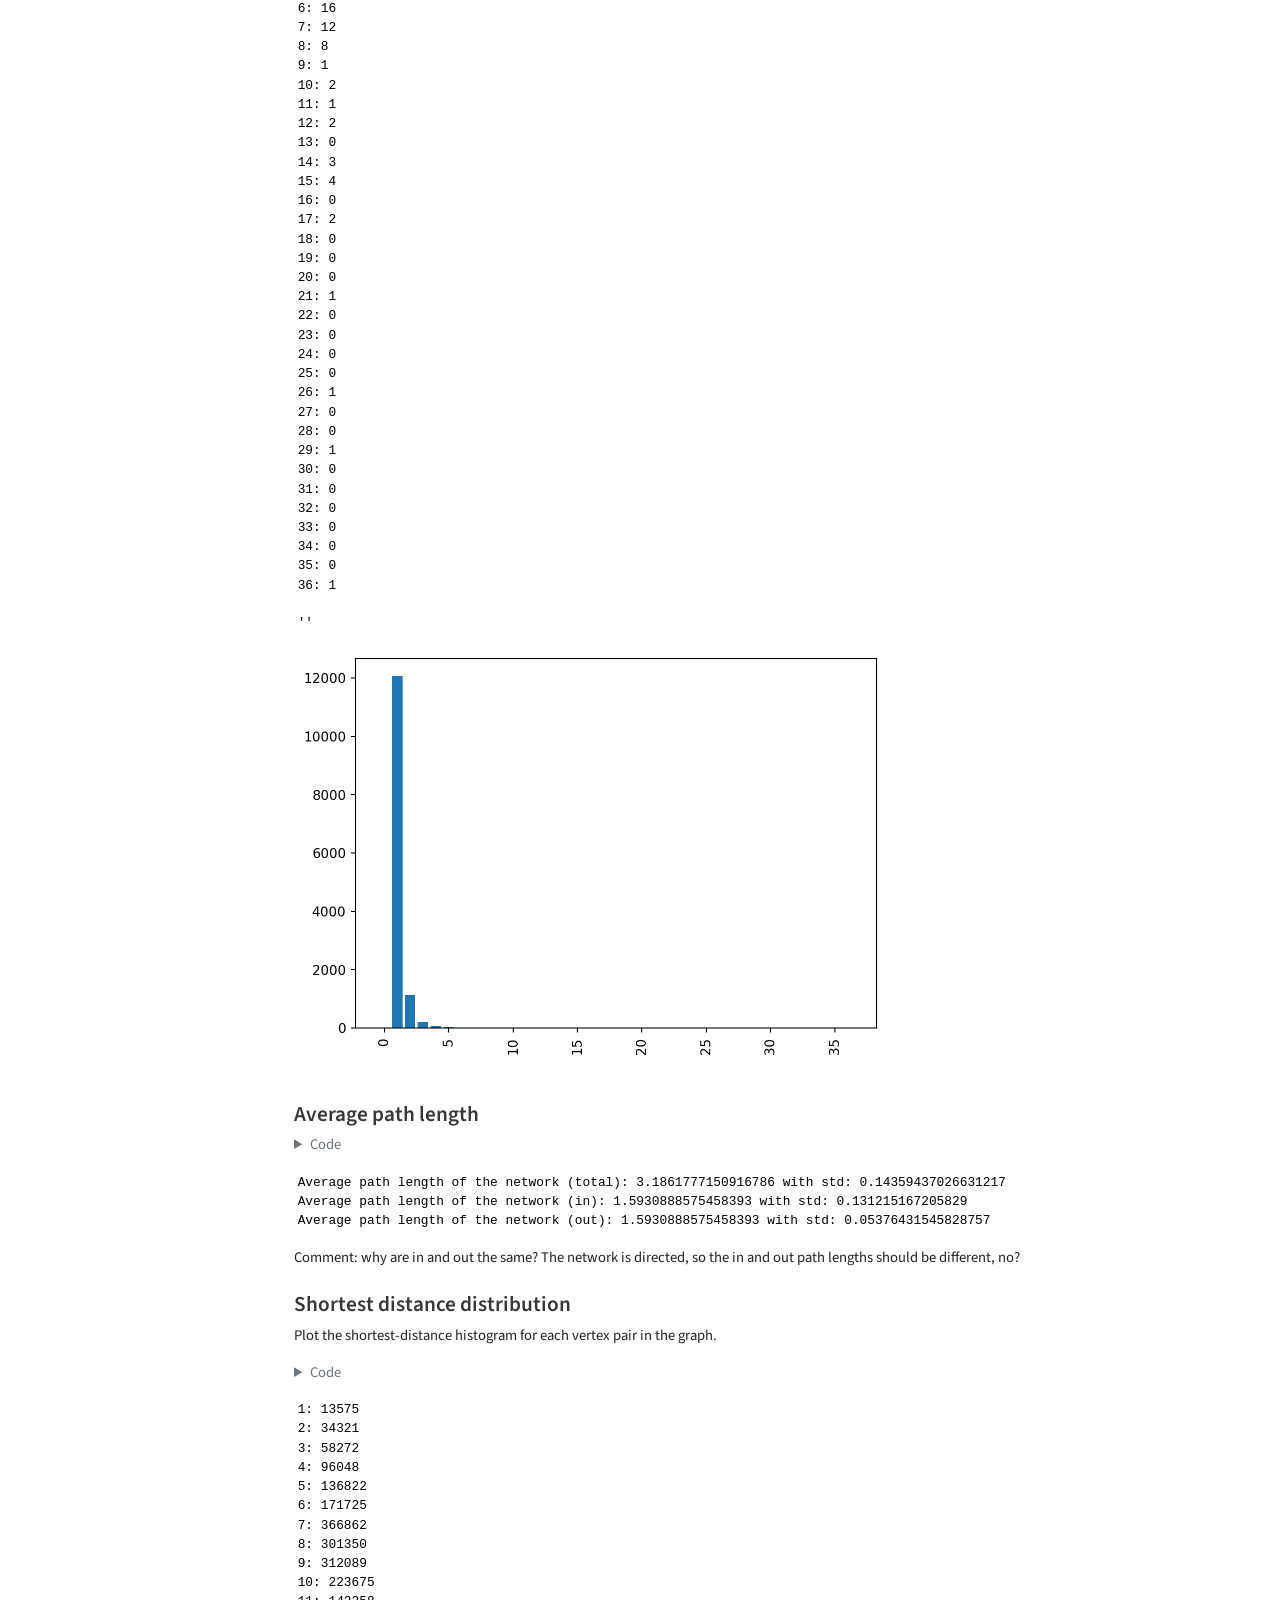
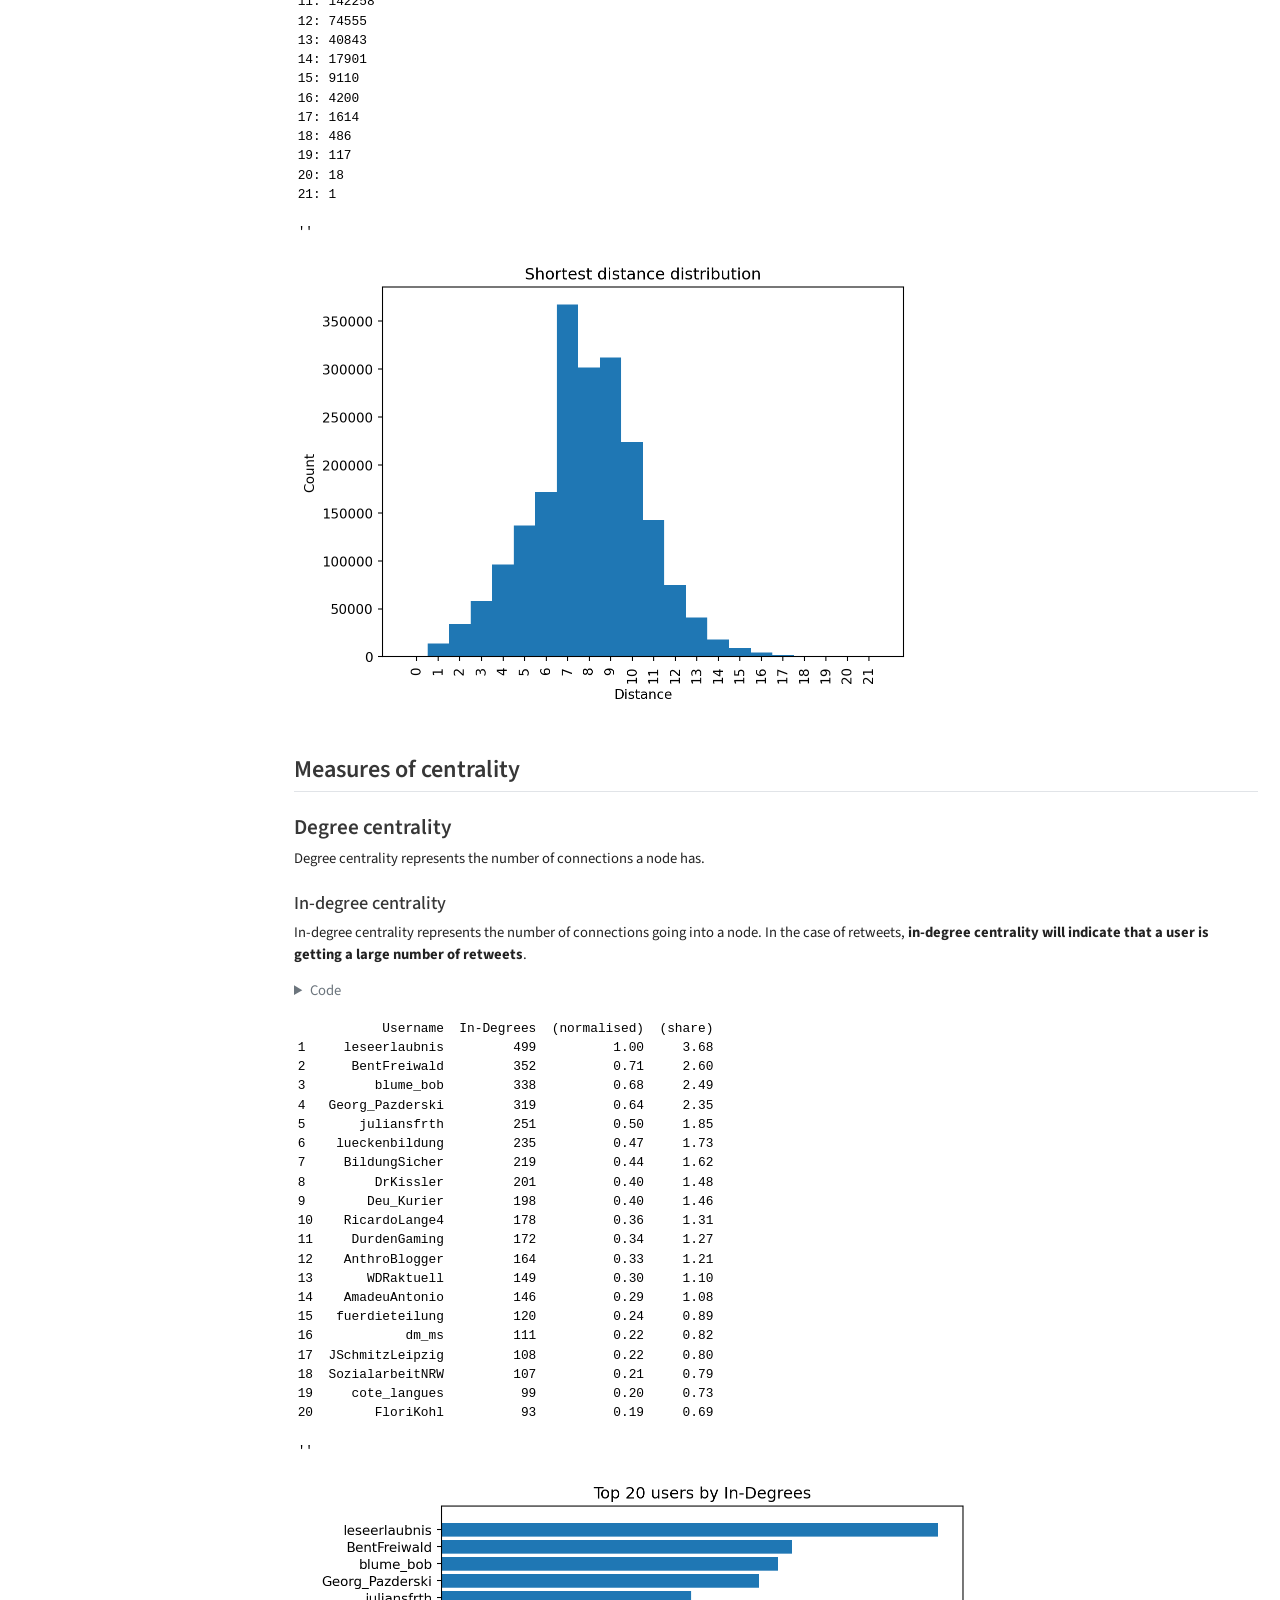
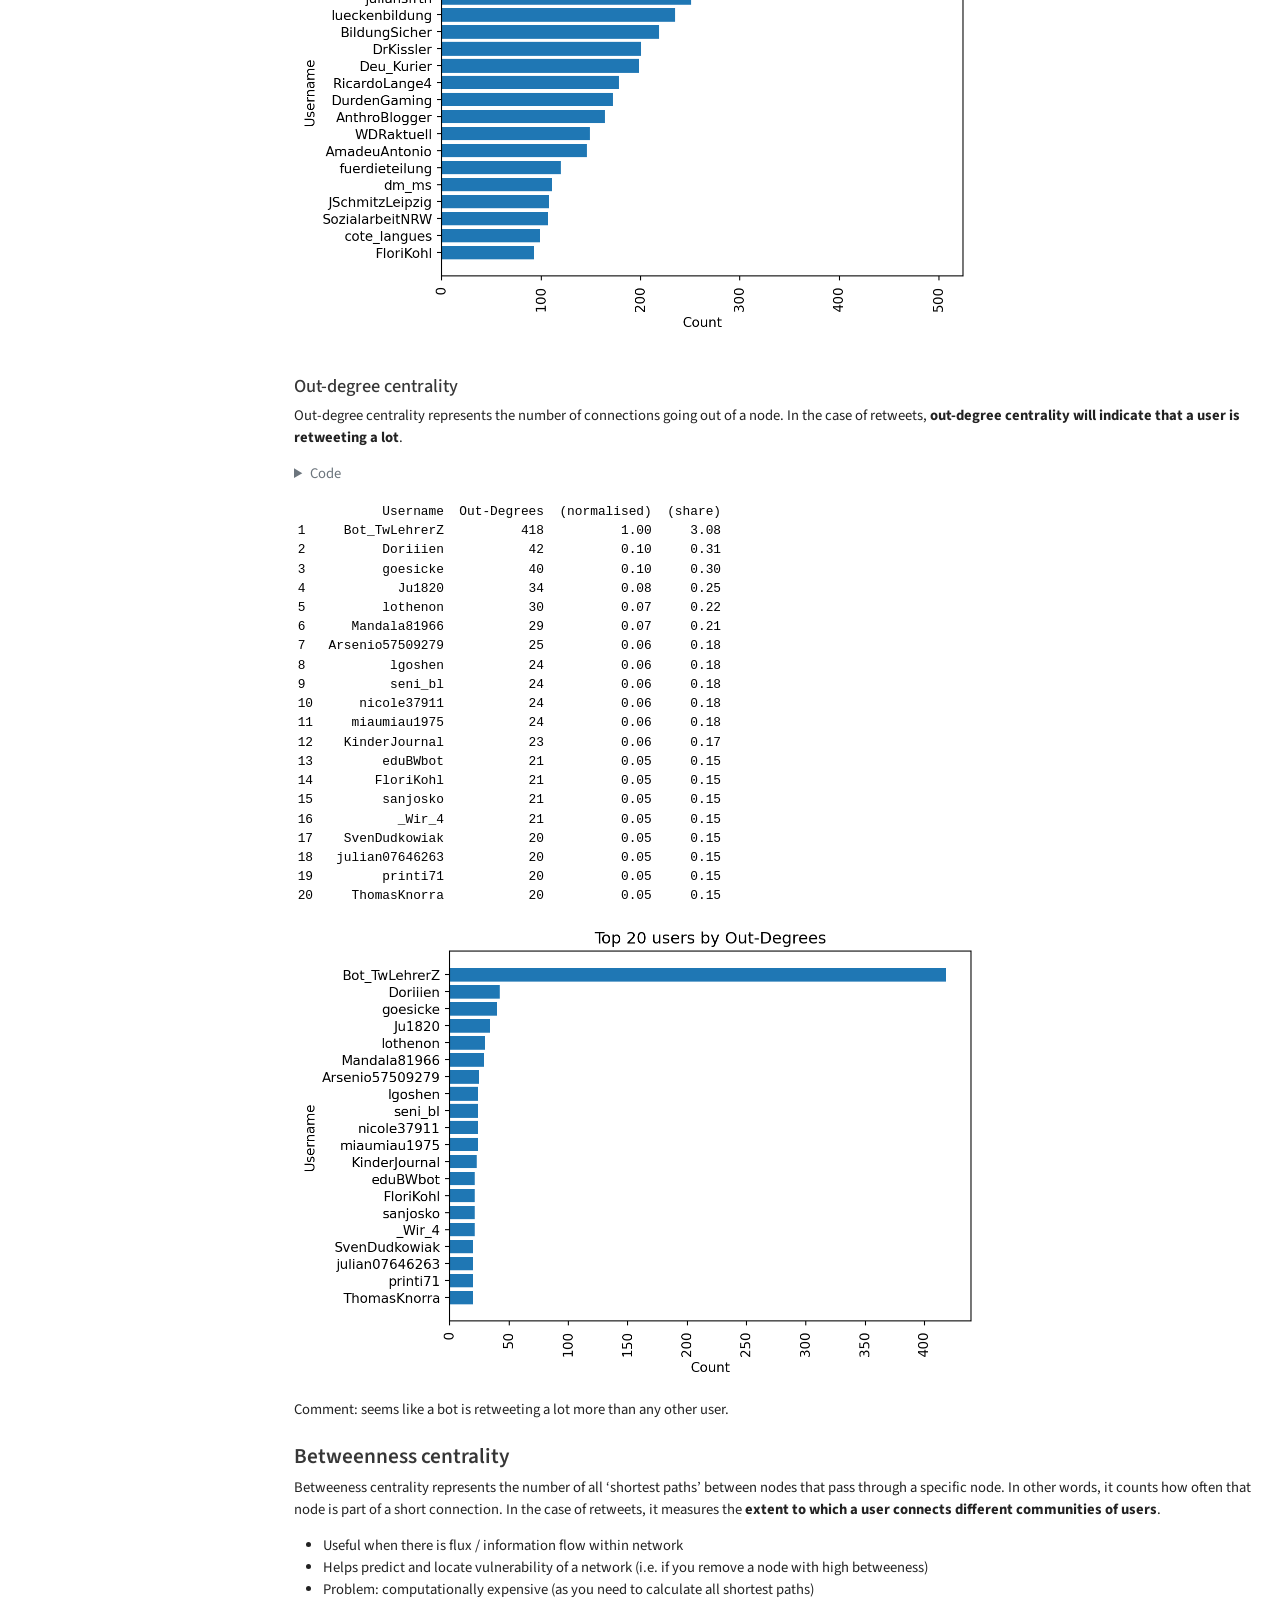
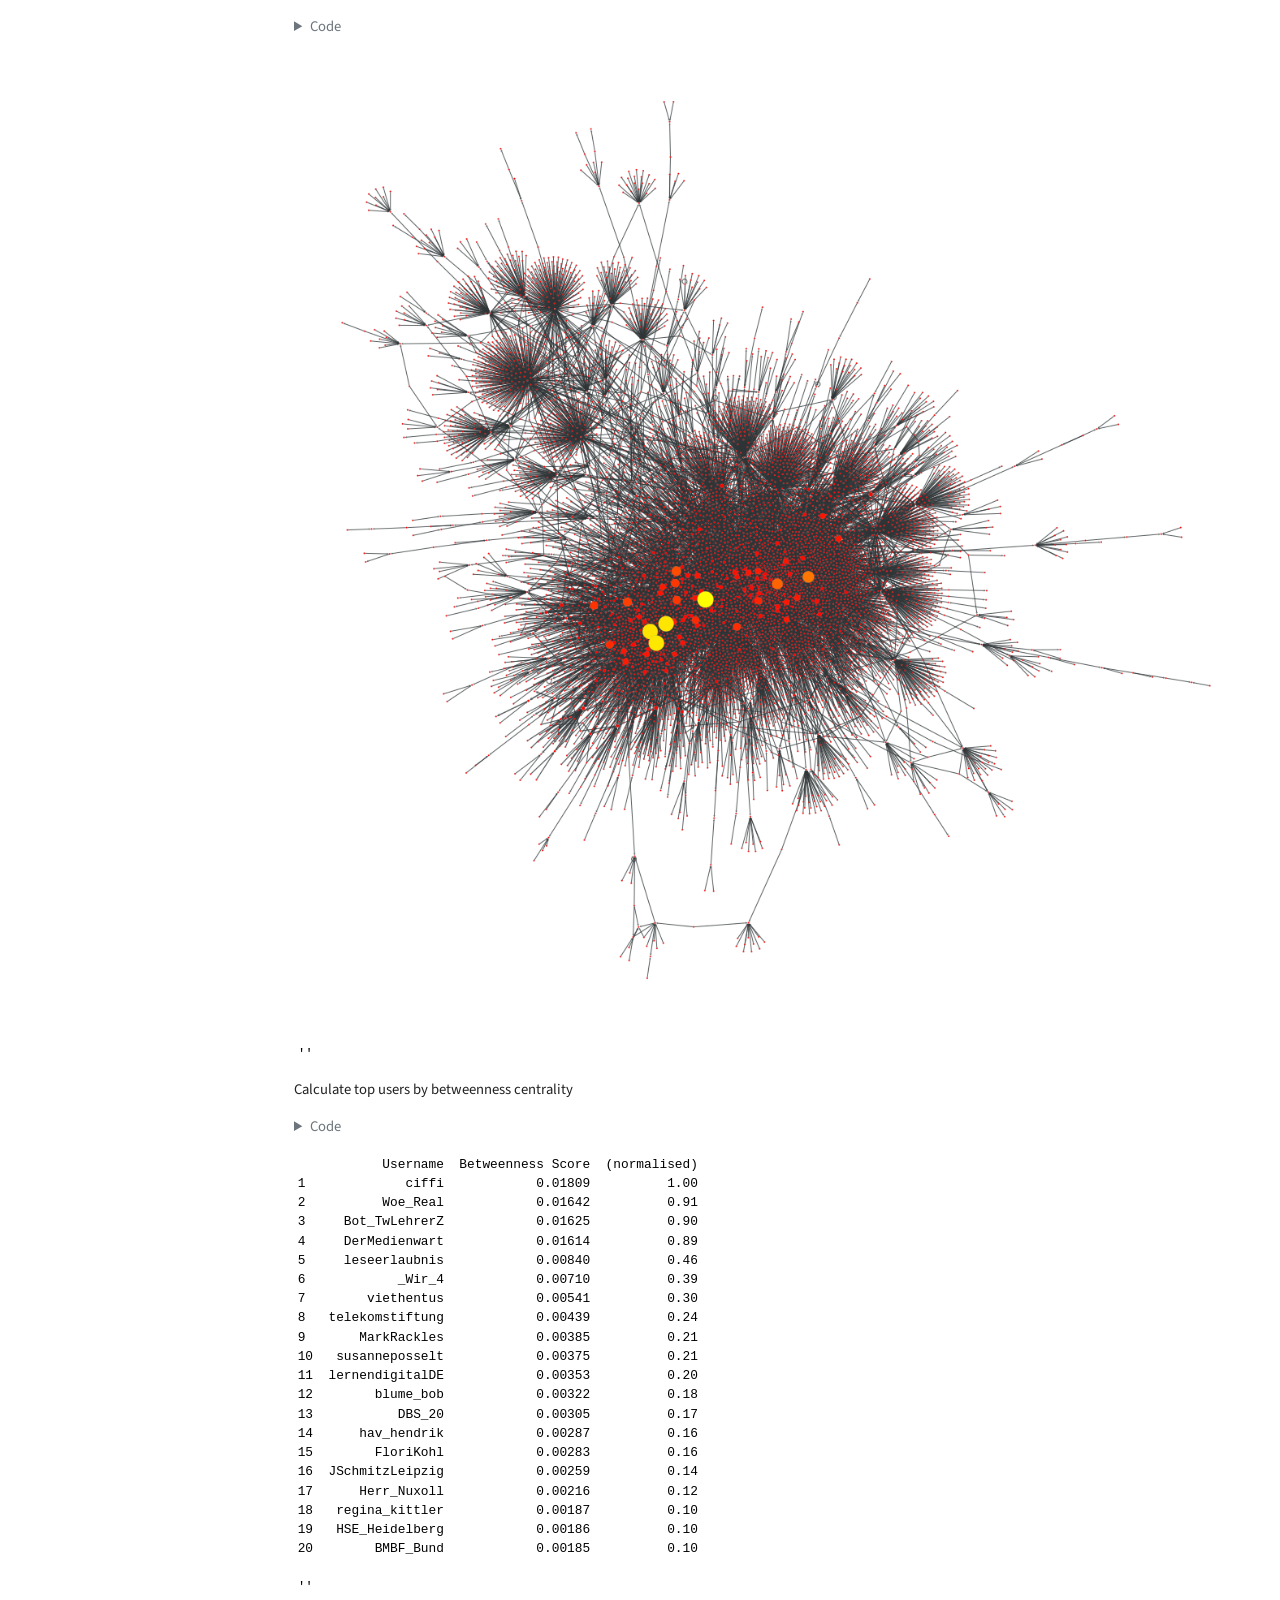
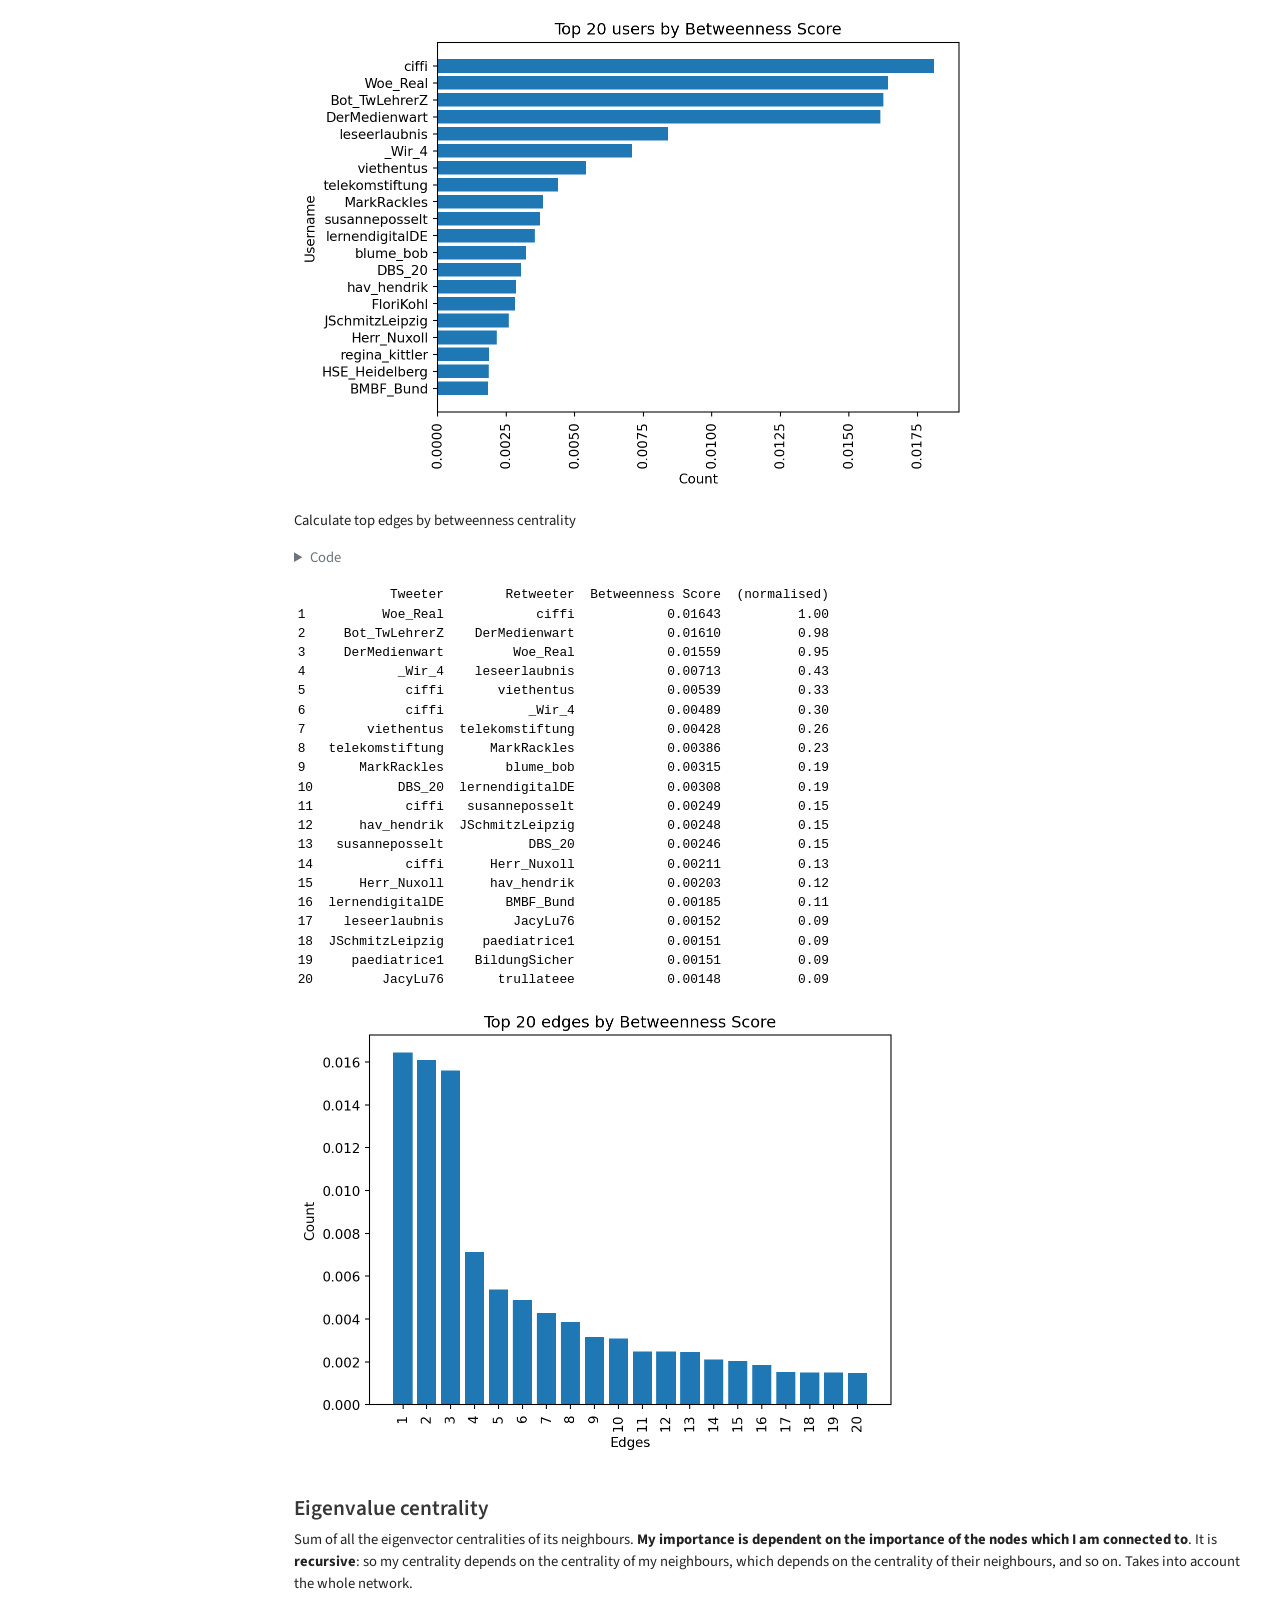
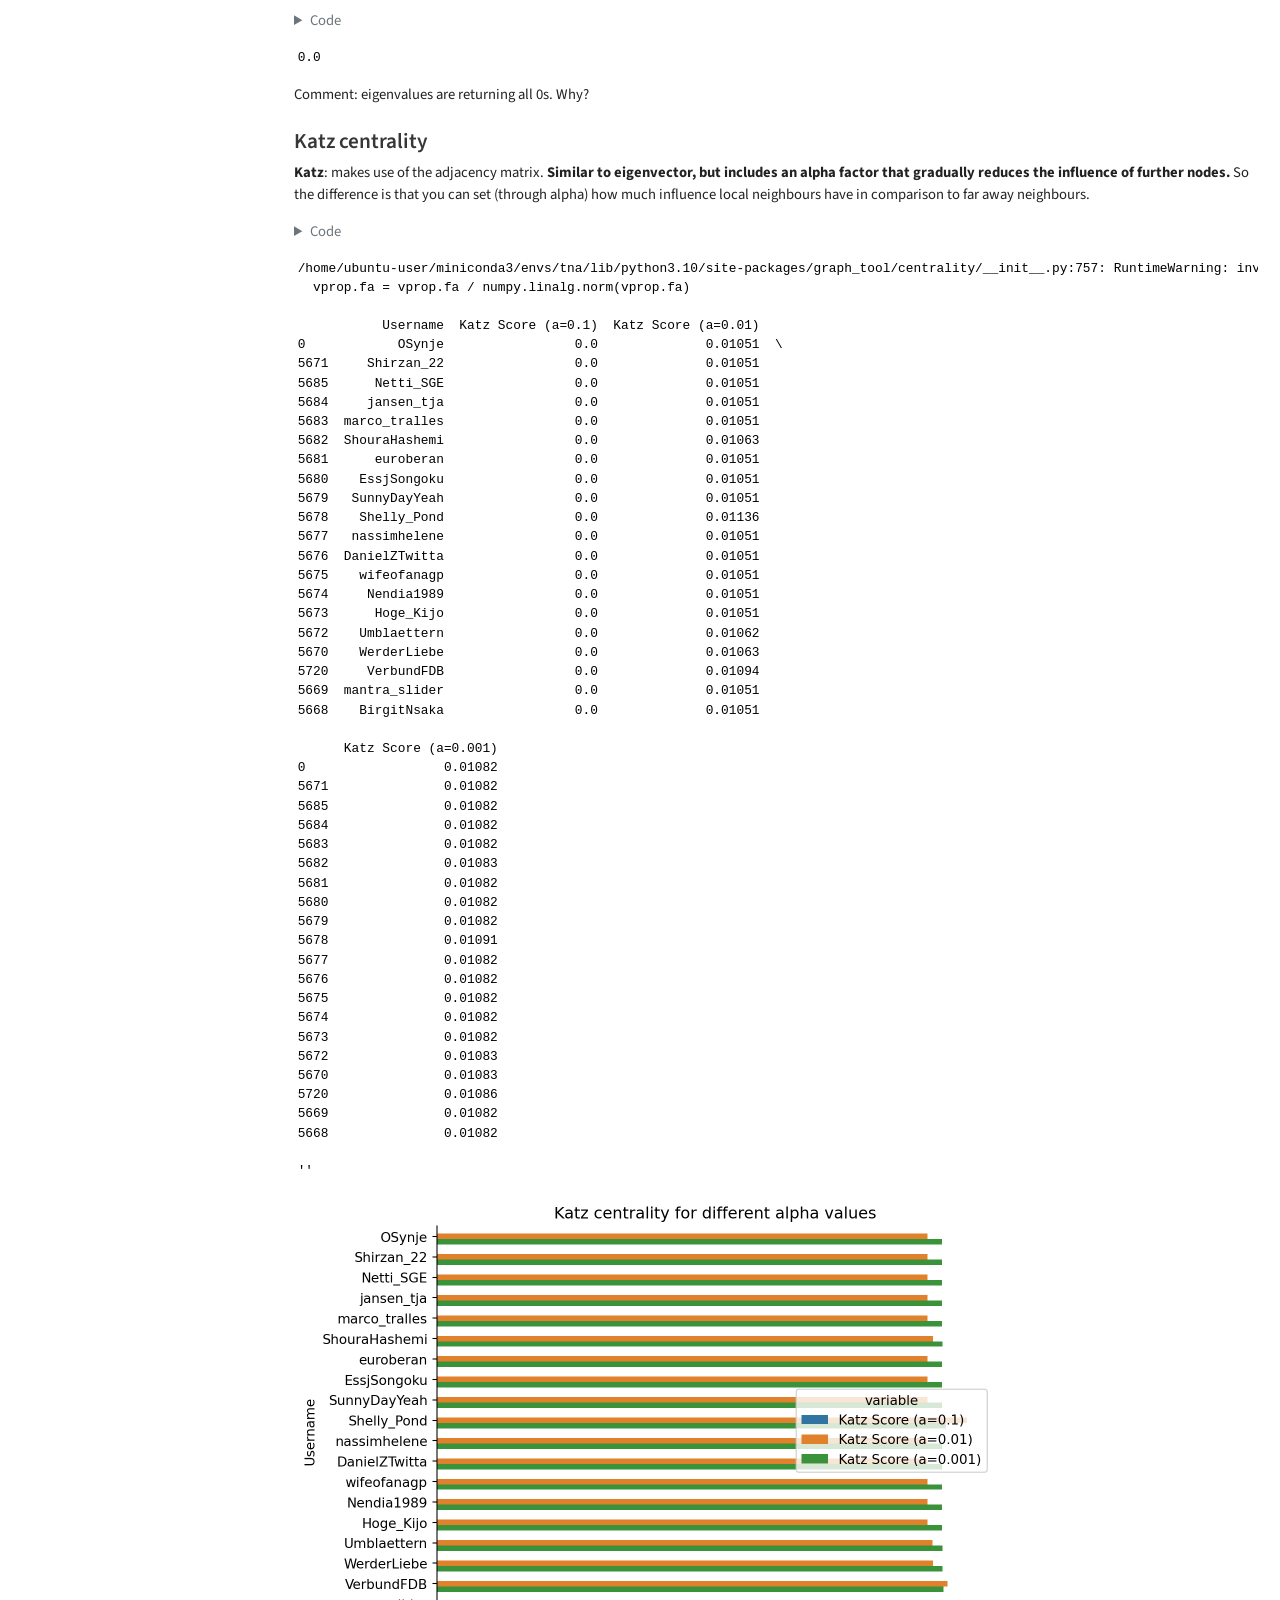
<file: docs/src/analysis.html>
<!DOCTYPE html>
<html xmlns="http://www.w3.org/1999/xhtml" lang="en" xml:lang="en"><head>

<meta charset="utf-8">
<meta name="generator" content="quarto-1.3.309">

<meta name="viewport" content="width=device-width, initial-scale=1.0, user-scalable=yes">


<title>Twitter Network Analysis – analysis</title>
<style>
code{white-space: pre-wrap;}
span.smallcaps{font-variant: small-caps;}
div.columns{display: flex; gap: min(4vw, 1.5em);}
div.column{flex: auto; overflow-x: auto;}
div.hanging-indent{margin-left: 1.5em; text-indent: -1.5em;}
ul.task-list{list-style: none;}
ul.task-list li input[type="checkbox"] {
  width: 0.8em;
  margin: 0 0.8em 0.2em -1em; /* quarto-specific, see https://github.com/quarto-dev/quarto-cli/issues/4556 */ 
  vertical-align: middle;
}
/* CSS for syntax highlighting */
pre > code.sourceCode { white-space: pre; position: relative; }
pre > code.sourceCode > span { display: inline-block; line-height: 1.25; }
pre > code.sourceCode > span:empty { height: 1.2em; }
.sourceCode { overflow: visible; }
code.sourceCode > span { color: inherit; text-decoration: inherit; }
div.sourceCode { margin: 1em 0; }
pre.sourceCode { margin: 0; }
@media screen {
div.sourceCode { overflow: auto; }
}
@media print {
pre > code.sourceCode { white-space: pre-wrap; }
pre > code.sourceCode > span { text-indent: -5em; padding-left: 5em; }
}
pre.numberSource code
  { counter-reset: source-line 0; }
pre.numberSource code > span
  { position: relative; left: -4em; counter-increment: source-line; }
pre.numberSource code > span > a:first-child::before
  { content: counter(source-line);
    position: relative; left: -1em; text-align: right; vertical-align: baseline;
    border: none; display: inline-block;
    -webkit-touch-callout: none; -webkit-user-select: none;
    -khtml-user-select: none; -moz-user-select: none;
    -ms-user-select: none; user-select: none;
    padding: 0 4px; width: 4em;
  }
pre.numberSource { margin-left: 3em;  padding-left: 4px; }
div.sourceCode
  {   }
@media screen {
pre > code.sourceCode > span > a:first-child::before { text-decoration: underline; }
}
</style>


<script src="../site_libs/quarto-nav/quarto-nav.js"></script>
<script src="../site_libs/clipboard/clipboard.min.js"></script>
<script src="../site_libs/quarto-search/autocomplete.umd.js"></script>
<script src="../site_libs/quarto-search/fuse.min.js"></script>
<script src="../site_libs/quarto-search/quarto-search.js"></script>
<meta name="quarto:offset" content="../">
<script src="../site_libs/quarto-html/quarto.js"></script>
<script src="../site_libs/quarto-html/popper.min.js"></script>
<script src="../site_libs/quarto-html/tippy.umd.min.js"></script>
<script src="../site_libs/quarto-html/anchor.min.js"></script>
<link href="../site_libs/quarto-html/tippy.css" rel="stylesheet">
<link href="../site_libs/quarto-html/quarto-syntax-highlighting.css" rel="stylesheet" id="quarto-text-highlighting-styles">
<script src="../site_libs/bootstrap/bootstrap.min.js"></script>
<link href="../site_libs/bootstrap/bootstrap-icons.css" rel="stylesheet">
<link href="../site_libs/bootstrap/bootstrap.min.css" rel="stylesheet" id="quarto-bootstrap" data-mode="light">
<script id="quarto-search-options" type="application/json">{
  "location": "sidebar",
  "copy-button": false,
  "collapse-after": 3,
  "panel-placement": "start",
  "type": "textbox",
  "limit": 20,
  "language": {
    "search-no-results-text": "No results",
    "search-matching-documents-text": "matching documents",
    "search-copy-link-title": "Copy link to search",
    "search-hide-matches-text": "Hide additional matches",
    "search-more-match-text": "more match in this document",
    "search-more-matches-text": "more matches in this document",
    "search-clear-button-title": "Clear",
    "search-detached-cancel-button-title": "Cancel",
    "search-submit-button-title": "Submit"
  }
}</script>


</head>

<body class="floating">

<div id="quarto-search-results"></div>
<!-- content -->
<div id="quarto-content" class="quarto-container page-columns page-rows-contents page-layout-full">
<!-- sidebar -->
  <nav id="quarto-sidebar" class="sidebar collapse collapse-horizontal sidebar-navigation floating overflow-auto">
    <nav id="TOC" role="doc-toc" class="toc-active">
    <h2 id="toc-title">Contents</h2>
   
  <ul>
  <li><a href="#data-preparation" id="toc-data-preparation" class="nav-link active" data-scroll-target="#data-preparation">Data preparation</a></li>
  <li><a href="#visualising-the-network" id="toc-visualising-the-network" class="nav-link" data-scroll-target="#visualising-the-network">Visualising the network</a>
  <ul class="collapse">
  <li><a href="#the-network-as-a-whole" id="toc-the-network-as-a-whole" class="nav-link" data-scroll-target="#the-network-as-a-whole">The network as a whole</a></li>
  <li><a href="#the-largest-component-of-the-network" id="toc-the-largest-component-of-the-network" class="nav-link" data-scroll-target="#the-largest-component-of-the-network">The largest component of the network</a></li>
  <li><a href="#different-layouts" id="toc-different-layouts" class="nav-link" data-scroll-target="#different-layouts">Different layouts</a></li>
  </ul></li>
  <li><a href="#statistics-of-the-subnetwork" id="toc-statistics-of-the-subnetwork" class="nav-link" data-scroll-target="#statistics-of-the-subnetwork">Statistics of the (sub)network</a>
  <ul class="collapse">
  <li><a href="#degree-distribution" id="toc-degree-distribution" class="nav-link" data-scroll-target="#degree-distribution">Degree distribution</a></li>
  <li><a href="#weight-distribution" id="toc-weight-distribution" class="nav-link" data-scroll-target="#weight-distribution">Weight distribution</a></li>
  <li><a href="#average-path-length" id="toc-average-path-length" class="nav-link" data-scroll-target="#average-path-length">Average path length</a></li>
  <li><a href="#shortest-distance-distribution" id="toc-shortest-distance-distribution" class="nav-link" data-scroll-target="#shortest-distance-distribution">Shortest distance distribution</a></li>
  </ul></li>
  <li><a href="#measures-of-centrality" id="toc-measures-of-centrality" class="nav-link" data-scroll-target="#measures-of-centrality">Measures of centrality</a>
  <ul class="collapse">
  <li><a href="#degree-centrality" id="toc-degree-centrality" class="nav-link" data-scroll-target="#degree-centrality">Degree centrality</a></li>
  <li><a href="#betweenness-centrality" id="toc-betweenness-centrality" class="nav-link" data-scroll-target="#betweenness-centrality">Betweenness centrality</a></li>
  <li><a href="#eigenvalue-centrality" id="toc-eigenvalue-centrality" class="nav-link" data-scroll-target="#eigenvalue-centrality">Eigenvalue centrality</a></li>
  <li><a href="#katz-centrality" id="toc-katz-centrality" class="nav-link" data-scroll-target="#katz-centrality">Katz centrality</a></li>
  <li><a href="#pagerank" id="toc-pagerank" class="nav-link" data-scroll-target="#pagerank">Pagerank</a></li>
  </ul></li>
  <li><a href="#other-stuff-i.e.-i-dont-know-what-im-doing" id="toc-other-stuff-i.e.-i-dont-know-what-im-doing" class="nav-link" data-scroll-target="#other-stuff-i.e.-i-dont-know-what-im-doing">Other stuff (i.e.&nbsp;I don’t know what I’m doing)</a>
  <ul class="collapse">
  <li><a href="#local-clustering" id="toc-local-clustering" class="nav-link" data-scroll-target="#local-clustering">Local clustering</a></li>
  <li><a href="#pseudo-diameter" id="toc-pseudo-diameter" class="nav-link" data-scroll-target="#pseudo-diameter">Pseudo-diameter</a></li>
  <li><a href="#radial-layout" id="toc-radial-layout" class="nav-link" data-scroll-target="#radial-layout">Radial layout</a></li>
  <li><a href="#blockmodel" id="toc-blockmodel" class="nav-link" data-scroll-target="#blockmodel">Blockmodel</a></li>
  <li><a href="#edge-percolation" id="toc-edge-percolation" class="nav-link" data-scroll-target="#edge-percolation">Edge percolation</a></li>
  <li><a href="#k-core-decpomposition" id="toc-k-core-decpomposition" class="nav-link" data-scroll-target="#k-core-decpomposition">K-core decpomposition</a></li>
  </ul></li>
  <li><a href="#comments-issues" id="toc-comments-issues" class="nav-link" data-scroll-target="#comments-issues">COMMENTS / ISSUES</a></li>
  </ul>
</nav>
</nav>
<div id="quarto-sidebar-glass" data-bs-toggle="collapse" data-bs-target="#quarto-sidebar,#quarto-sidebar-glass"></div>
<!-- margin-sidebar -->
    <div id="quarto-margin-sidebar" class="sidebar margin-sidebar zindex-bottom">
    </div>
<!-- main -->
<main class="content column-page-right" id="quarto-document-content">

<header id="title-block-header" class="quarto-title-block default">
<div class="quarto-title">
<h1 class="title">Twitter Network Analysis</h1>
</div>



<div class="quarto-title-meta">

    
  
    
  </div>
  

</header>

<section id="data-preparation" class="level2">
<h2 class="anchored" data-anchor-id="data-preparation">Data preparation</h2>
<p>First, let’s define some helper functions to be used later.</p>
<div class="cell" data-execution_count="1">
<details>
<summary>Code</summary>
<div class="sourceCode cell-code" id="cb1"><pre class="sourceCode python code-with-copy"><code class="sourceCode python"><span id="cb1-1"><a href="#cb1-1" aria-hidden="true" tabindex="-1"></a><span class="im">import</span> json</span>
<span id="cb1-2"><a href="#cb1-2" aria-hidden="true" tabindex="-1"></a><span class="im">import</span> re</span>
<span id="cb1-3"><a href="#cb1-3" aria-hidden="true" tabindex="-1"></a></span>
<span id="cb1-4"><a href="#cb1-4" aria-hidden="true" tabindex="-1"></a><span class="im">import</span> numpy <span class="im">as</span> np</span>
<span id="cb1-5"><a href="#cb1-5" aria-hidden="true" tabindex="-1"></a><span class="im">import</span> pandas <span class="im">as</span> pd</span>
<span id="cb1-6"><a href="#cb1-6" aria-hidden="true" tabindex="-1"></a><span class="im">import</span> matplotlib.pyplot <span class="im">as</span> plt</span>
<span id="cb1-7"><a href="#cb1-7" aria-hidden="true" tabindex="-1"></a></span>
<span id="cb1-8"><a href="#cb1-8" aria-hidden="true" tabindex="-1"></a><span class="kw">def</span> plot_bar(x, y, title<span class="op">=</span><span class="va">None</span>, xtick<span class="op">=</span><span class="va">None</span>, rotation<span class="op">=</span><span class="dv">0</span>, xlabel<span class="op">=</span><span class="va">None</span>, ylabel<span class="op">=</span><span class="va">None</span>, width<span class="op">=</span><span class="fl">0.8</span>, horizontal<span class="op">=</span><span class="va">False</span>):</span>
<span id="cb1-9"><a href="#cb1-9" aria-hidden="true" tabindex="-1"></a>    <span class="cf">if</span> horizontal:</span>
<span id="cb1-10"><a href="#cb1-10" aria-hidden="true" tabindex="-1"></a>        plt.barh(y<span class="op">=</span>x, width<span class="op">=</span>y, height<span class="op">=</span>width)</span>
<span id="cb1-11"><a href="#cb1-11" aria-hidden="true" tabindex="-1"></a>        xlabel, ylabel <span class="op">=</span> ylabel, xlabel</span>
<span id="cb1-12"><a href="#cb1-12" aria-hidden="true" tabindex="-1"></a>        plt.gca().invert_yaxis()</span>
<span id="cb1-13"><a href="#cb1-13" aria-hidden="true" tabindex="-1"></a>    <span class="cf">else</span>:</span>
<span id="cb1-14"><a href="#cb1-14" aria-hidden="true" tabindex="-1"></a>        plt.bar(x<span class="op">=</span>x, height<span class="op">=</span>y, width<span class="op">=</span>width)</span>
<span id="cb1-15"><a href="#cb1-15" aria-hidden="true" tabindex="-1"></a>    plt.xticks(xtick, rotation<span class="op">=</span>rotation)</span>
<span id="cb1-16"><a href="#cb1-16" aria-hidden="true" tabindex="-1"></a>    plt.xlabel(xlabel)</span>
<span id="cb1-17"><a href="#cb1-17" aria-hidden="true" tabindex="-1"></a>    plt.ylabel(ylabel)</span>
<span id="cb1-18"><a href="#cb1-18" aria-hidden="true" tabindex="-1"></a>    plt.title(title)</span>
<span id="cb1-19"><a href="#cb1-19" aria-hidden="true" tabindex="-1"></a></span>
<span id="cb1-20"><a href="#cb1-20" aria-hidden="true" tabindex="-1"></a><span class="kw">def</span> extract_missing_usernames(df, username_column):</span>
<span id="cb1-21"><a href="#cb1-21" aria-hidden="true" tabindex="-1"></a>    pattern <span class="op">=</span> <span class="vs">r"RT @([A-Za-z0-9_]+):"</span></span>
<span id="cb1-22"><a href="#cb1-22" aria-hidden="true" tabindex="-1"></a>    usernames <span class="op">=</span> []</span>
<span id="cb1-23"><a href="#cb1-23" aria-hidden="true" tabindex="-1"></a>    <span class="cf">for</span> index, row <span class="kw">in</span> df.iterrows():</span>
<span id="cb1-24"><a href="#cb1-24" aria-hidden="true" tabindex="-1"></a>        match <span class="op">=</span> re.search(pattern, row[<span class="st">"retweet_text"</span>])</span>
<span id="cb1-25"><a href="#cb1-25" aria-hidden="true" tabindex="-1"></a>        <span class="cf">if</span> match:</span>
<span id="cb1-26"><a href="#cb1-26" aria-hidden="true" tabindex="-1"></a>            usernames.append(match.group(<span class="dv">1</span>))</span>
<span id="cb1-27"><a href="#cb1-27" aria-hidden="true" tabindex="-1"></a>        <span class="cf">else</span>:</span>
<span id="cb1-28"><a href="#cb1-28" aria-hidden="true" tabindex="-1"></a>            usernames.append(row[username_column])</span>
<span id="cb1-29"><a href="#cb1-29" aria-hidden="true" tabindex="-1"></a>    df[username_column] <span class="op">=</span> usernames</span>
<span id="cb1-30"><a href="#cb1-30" aria-hidden="true" tabindex="-1"></a></span>
<span id="cb1-31"><a href="#cb1-31" aria-hidden="true" tabindex="-1"></a>    <span class="cf">return</span> df</span>
<span id="cb1-32"><a href="#cb1-32" aria-hidden="true" tabindex="-1"></a></span>
<span id="cb1-33"><a href="#cb1-33" aria-hidden="true" tabindex="-1"></a></span>
<span id="cb1-34"><a href="#cb1-34" aria-hidden="true" tabindex="-1"></a><span class="kw">def</span> get_time_range(df):</span>
<span id="cb1-35"><a href="#cb1-35" aria-hidden="true" tabindex="-1"></a>    <span class="co">"""Get the time range of the DataFrame</span></span>
<span id="cb1-36"><a href="#cb1-36" aria-hidden="true" tabindex="-1"></a></span>
<span id="cb1-37"><a href="#cb1-37" aria-hidden="true" tabindex="-1"></a><span class="co">    Parameters</span></span>
<span id="cb1-38"><a href="#cb1-38" aria-hidden="true" tabindex="-1"></a><span class="co">    ----------</span></span>
<span id="cb1-39"><a href="#cb1-39" aria-hidden="true" tabindex="-1"></a><span class="co">    df : pandas.DataFrame</span></span>
<span id="cb1-40"><a href="#cb1-40" aria-hidden="true" tabindex="-1"></a><span class="co">        DataFrame to be queried</span></span>
<span id="cb1-41"><a href="#cb1-41" aria-hidden="true" tabindex="-1"></a><span class="co">    date_lang : str, optional</span></span>
<span id="cb1-42"><a href="#cb1-42" aria-hidden="true" tabindex="-1"></a><span class="co">        Language of the date, by default "de_DE"</span></span>
<span id="cb1-43"><a href="#cb1-43" aria-hidden="true" tabindex="-1"></a></span>
<span id="cb1-44"><a href="#cb1-44" aria-hidden="true" tabindex="-1"></a><span class="co">    Returns</span></span>
<span id="cb1-45"><a href="#cb1-45" aria-hidden="true" tabindex="-1"></a><span class="co">    -------</span></span>
<span id="cb1-46"><a href="#cb1-46" aria-hidden="true" tabindex="-1"></a><span class="co">    str</span></span>
<span id="cb1-47"><a href="#cb1-47" aria-hidden="true" tabindex="-1"></a><span class="co">        Start date of the DataFrame</span></span>
<span id="cb1-48"><a href="#cb1-48" aria-hidden="true" tabindex="-1"></a><span class="co">    str</span></span>
<span id="cb1-49"><a href="#cb1-49" aria-hidden="true" tabindex="-1"></a><span class="co">        End date of the DataFrame</span></span>
<span id="cb1-50"><a href="#cb1-50" aria-hidden="true" tabindex="-1"></a><span class="co">    """</span></span>
<span id="cb1-51"><a href="#cb1-51" aria-hidden="true" tabindex="-1"></a>    df.retweet_created_at <span class="op">=</span> df.retweet_created_at.astype(<span class="st">"datetime64[ns, UTC]"</span>)</span>
<span id="cb1-52"><a href="#cb1-52" aria-hidden="true" tabindex="-1"></a>    start_date <span class="op">=</span> df.retweet_created_at.<span class="bu">min</span>().strftime(<span class="st">"%B </span><span class="sc">%e</span><span class="st">, %Y"</span>)</span>
<span id="cb1-53"><a href="#cb1-53" aria-hidden="true" tabindex="-1"></a>    end_date <span class="op">=</span> df.retweet_created_at.<span class="bu">max</span>().strftime(<span class="st">"%B </span><span class="sc">%e</span><span class="st">, %Y"</span>)</span>
<span id="cb1-54"><a href="#cb1-54" aria-hidden="true" tabindex="-1"></a></span>
<span id="cb1-55"><a href="#cb1-55" aria-hidden="true" tabindex="-1"></a>    <span class="cf">return</span> start_date, end_date</span>
<span id="cb1-56"><a href="#cb1-56" aria-hidden="true" tabindex="-1"></a></span>
<span id="cb1-57"><a href="#cb1-57" aria-hidden="true" tabindex="-1"></a></span>
<span id="cb1-58"><a href="#cb1-58" aria-hidden="true" tabindex="-1"></a><span class="kw">def</span> get_largest_values(df, col_name, n):</span>
<span id="cb1-59"><a href="#cb1-59" aria-hidden="true" tabindex="-1"></a>    <span class="co">"""Get the n largest values of a column in a DataFrame</span></span>
<span id="cb1-60"><a href="#cb1-60" aria-hidden="true" tabindex="-1"></a></span>
<span id="cb1-61"><a href="#cb1-61" aria-hidden="true" tabindex="-1"></a><span class="co">    Parameters</span></span>
<span id="cb1-62"><a href="#cb1-62" aria-hidden="true" tabindex="-1"></a><span class="co">    ----------</span></span>
<span id="cb1-63"><a href="#cb1-63" aria-hidden="true" tabindex="-1"></a><span class="co">    df : pandas.DataFrame</span></span>
<span id="cb1-64"><a href="#cb1-64" aria-hidden="true" tabindex="-1"></a><span class="co">        DataFrame to be queried</span></span>
<span id="cb1-65"><a href="#cb1-65" aria-hidden="true" tabindex="-1"></a><span class="co">    col_name : str</span></span>
<span id="cb1-66"><a href="#cb1-66" aria-hidden="true" tabindex="-1"></a><span class="co">        Name of the column to be queried</span></span>
<span id="cb1-67"><a href="#cb1-67" aria-hidden="true" tabindex="-1"></a><span class="co">    n : int</span></span>
<span id="cb1-68"><a href="#cb1-68" aria-hidden="true" tabindex="-1"></a><span class="co">        Number of largest values to be returned (i.e. number of rows)</span></span>
<span id="cb1-69"><a href="#cb1-69" aria-hidden="true" tabindex="-1"></a></span>
<span id="cb1-70"><a href="#cb1-70" aria-hidden="true" tabindex="-1"></a><span class="co">    Returns</span></span>
<span id="cb1-71"><a href="#cb1-71" aria-hidden="true" tabindex="-1"></a><span class="co">    -------</span></span>
<span id="cb1-72"><a href="#cb1-72" aria-hidden="true" tabindex="-1"></a><span class="co">    pandas.DataFrame</span></span>
<span id="cb1-73"><a href="#cb1-73" aria-hidden="true" tabindex="-1"></a><span class="co">        DataFrame with the n largest values of the column</span></span>
<span id="cb1-74"><a href="#cb1-74" aria-hidden="true" tabindex="-1"></a><span class="co">    """</span></span>
<span id="cb1-75"><a href="#cb1-75" aria-hidden="true" tabindex="-1"></a>    top <span class="op">=</span> df.sort_values(col_name, ascending<span class="op">=</span><span class="va">False</span>).head(n)</span>
<span id="cb1-76"><a href="#cb1-76" aria-hidden="true" tabindex="-1"></a></span>
<span id="cb1-77"><a href="#cb1-77" aria-hidden="true" tabindex="-1"></a>    <span class="co"># put col_name as first column</span></span>
<span id="cb1-78"><a href="#cb1-78" aria-hidden="true" tabindex="-1"></a>    cols <span class="op">=</span> top.columns.tolist()</span>
<span id="cb1-79"><a href="#cb1-79" aria-hidden="true" tabindex="-1"></a>    cols <span class="op">=</span> cols[<span class="op">-</span><span class="dv">1</span>:] <span class="op">+</span> cols[:<span class="op">-</span><span class="dv">1</span>]</span>
<span id="cb1-80"><a href="#cb1-80" aria-hidden="true" tabindex="-1"></a>    top <span class="op">=</span> top[cols]</span>
<span id="cb1-81"><a href="#cb1-81" aria-hidden="true" tabindex="-1"></a></span>
<span id="cb1-82"><a href="#cb1-82" aria-hidden="true" tabindex="-1"></a>    <span class="cf">return</span> top</span>
<span id="cb1-83"><a href="#cb1-83" aria-hidden="true" tabindex="-1"></a></span>
<span id="cb1-84"><a href="#cb1-84" aria-hidden="true" tabindex="-1"></a></span>
<span id="cb1-85"><a href="#cb1-85" aria-hidden="true" tabindex="-1"></a><span class="kw">def</span> get_top_users(df, df_authors, column_name, n):</span>
<span id="cb1-86"><a href="#cb1-86" aria-hidden="true" tabindex="-1"></a>    <span class="co">"""Get the top n users with their profiles based on a column in a DataFrame</span></span>
<span id="cb1-87"><a href="#cb1-87" aria-hidden="true" tabindex="-1"></a><span class="co">    Values of the column are standardized so that the largest value is 1.0</span></span>
<span id="cb1-88"><a href="#cb1-88" aria-hidden="true" tabindex="-1"></a></span>
<span id="cb1-89"><a href="#cb1-89" aria-hidden="true" tabindex="-1"></a><span class="co">    Parameters</span></span>
<span id="cb1-90"><a href="#cb1-90" aria-hidden="true" tabindex="-1"></a><span class="co">    ----------</span></span>
<span id="cb1-91"><a href="#cb1-91" aria-hidden="true" tabindex="-1"></a><span class="co">    df : pandas.DataFrame</span></span>
<span id="cb1-92"><a href="#cb1-92" aria-hidden="true" tabindex="-1"></a><span class="co">        DataFrame to be queried</span></span>
<span id="cb1-93"><a href="#cb1-93" aria-hidden="true" tabindex="-1"></a><span class="co">    df_authors : pandas.DataFrame</span></span>
<span id="cb1-94"><a href="#cb1-94" aria-hidden="true" tabindex="-1"></a><span class="co">        DataFrame with the usernames and names of authors</span></span>
<span id="cb1-95"><a href="#cb1-95" aria-hidden="true" tabindex="-1"></a><span class="co">    column_name : str</span></span>
<span id="cb1-96"><a href="#cb1-96" aria-hidden="true" tabindex="-1"></a><span class="co">        Name of the column to be queried</span></span>
<span id="cb1-97"><a href="#cb1-97" aria-hidden="true" tabindex="-1"></a><span class="co">    n : int</span></span>
<span id="cb1-98"><a href="#cb1-98" aria-hidden="true" tabindex="-1"></a><span class="co">        Number of largest values to be returned (i.e. number of rows)</span></span>
<span id="cb1-99"><a href="#cb1-99" aria-hidden="true" tabindex="-1"></a></span>
<span id="cb1-100"><a href="#cb1-100" aria-hidden="true" tabindex="-1"></a><span class="co">    Returns</span></span>
<span id="cb1-101"><a href="#cb1-101" aria-hidden="true" tabindex="-1"></a><span class="co">    -------</span></span>
<span id="cb1-102"><a href="#cb1-102" aria-hidden="true" tabindex="-1"></a><span class="co">    pandas.DataFrame</span></span>
<span id="cb1-103"><a href="#cb1-103" aria-hidden="true" tabindex="-1"></a><span class="co">        DataFrame with the n largest values of the column</span></span>
<span id="cb1-104"><a href="#cb1-104" aria-hidden="true" tabindex="-1"></a><span class="co">    """</span></span>
<span id="cb1-105"><a href="#cb1-105" aria-hidden="true" tabindex="-1"></a>    column_name_std <span class="op">=</span> column_name <span class="op">+</span> <span class="st">" (normalised)"</span></span>
<span id="cb1-106"><a href="#cb1-106" aria-hidden="true" tabindex="-1"></a>    df[column_name_std] <span class="op">=</span> df[column_name] <span class="op">/</span> <span class="bu">max</span>(df[column_name])</span>
<span id="cb1-107"><a href="#cb1-107" aria-hidden="true" tabindex="-1"></a>    df <span class="op">=</span> get_largest_values(df, column_name, n)</span>
<span id="cb1-108"><a href="#cb1-108" aria-hidden="true" tabindex="-1"></a>    df <span class="op">=</span> add_profile_url(df, <span class="st">"username"</span>)</span>
<span id="cb1-109"><a href="#cb1-109" aria-hidden="true" tabindex="-1"></a>    df <span class="op">=</span> pd.merge(df, df_authors, on<span class="op">=</span><span class="st">"username"</span>, how<span class="op">=</span><span class="st">"left"</span>)</span>
<span id="cb1-110"><a href="#cb1-110" aria-hidden="true" tabindex="-1"></a>    df <span class="op">=</span> df.<span class="bu">round</span>(<span class="dv">5</span>)</span>
<span id="cb1-111"><a href="#cb1-111" aria-hidden="true" tabindex="-1"></a>    df.index <span class="op">=</span> np.arange(<span class="dv">1</span>, <span class="bu">len</span>(df) <span class="op">+</span> <span class="dv">1</span>)</span>
<span id="cb1-112"><a href="#cb1-112" aria-hidden="true" tabindex="-1"></a>    df <span class="op">=</span> df[[column_name, column_name_std, <span class="st">"username"</span>, <span class="st">"name"</span>, <span class="st">"profile_url"</span>]]</span>
<span id="cb1-113"><a href="#cb1-113" aria-hidden="true" tabindex="-1"></a>    <span class="cf">return</span> df</span>
<span id="cb1-114"><a href="#cb1-114" aria-hidden="true" tabindex="-1"></a></span>
<span id="cb1-115"><a href="#cb1-115" aria-hidden="true" tabindex="-1"></a></span>
<span id="cb1-116"><a href="#cb1-116" aria-hidden="true" tabindex="-1"></a><span class="kw">def</span> get_authors_name(df):</span>
<span id="cb1-117"><a href="#cb1-117" aria-hidden="true" tabindex="-1"></a>    <span class="co">"""Get the usernames and names of retweet authors and tweet authors</span></span>
<span id="cb1-118"><a href="#cb1-118" aria-hidden="true" tabindex="-1"></a></span>
<span id="cb1-119"><a href="#cb1-119" aria-hidden="true" tabindex="-1"></a><span class="co">    Parameters</span></span>
<span id="cb1-120"><a href="#cb1-120" aria-hidden="true" tabindex="-1"></a><span class="co">    ----------</span></span>
<span id="cb1-121"><a href="#cb1-121" aria-hidden="true" tabindex="-1"></a><span class="co">    df : pandas.DataFrame</span></span>
<span id="cb1-122"><a href="#cb1-122" aria-hidden="true" tabindex="-1"></a><span class="co">        DataFrame to be queried</span></span>
<span id="cb1-123"><a href="#cb1-123" aria-hidden="true" tabindex="-1"></a></span>
<span id="cb1-124"><a href="#cb1-124" aria-hidden="true" tabindex="-1"></a><span class="co">    Returns</span></span>
<span id="cb1-125"><a href="#cb1-125" aria-hidden="true" tabindex="-1"></a><span class="co">    -------</span></span>
<span id="cb1-126"><a href="#cb1-126" aria-hidden="true" tabindex="-1"></a><span class="co">    pandas.DataFrame</span></span>
<span id="cb1-127"><a href="#cb1-127" aria-hidden="true" tabindex="-1"></a><span class="co">        DataFrame with the usernames and names of retweet authors and tweet authors</span></span>
<span id="cb1-128"><a href="#cb1-128" aria-hidden="true" tabindex="-1"></a><span class="co">    """</span></span>
<span id="cb1-129"><a href="#cb1-129" aria-hidden="true" tabindex="-1"></a>    retweet_authors <span class="op">=</span> df[[<span class="st">"retweet_author_username"</span>, <span class="st">"retweet_author_name"</span>]].copy()</span>
<span id="cb1-130"><a href="#cb1-130" aria-hidden="true" tabindex="-1"></a>    retweet_authors.rename(</span>
<span id="cb1-131"><a href="#cb1-131" aria-hidden="true" tabindex="-1"></a>        columns<span class="op">=</span>{<span class="st">"retweet_author_username"</span>: <span class="st">"username"</span>, <span class="st">"retweet_author_name"</span>: <span class="st">"name"</span>},</span>
<span id="cb1-132"><a href="#cb1-132" aria-hidden="true" tabindex="-1"></a>        inplace<span class="op">=</span><span class="va">True</span>,</span>
<span id="cb1-133"><a href="#cb1-133" aria-hidden="true" tabindex="-1"></a>    )</span>
<span id="cb1-134"><a href="#cb1-134" aria-hidden="true" tabindex="-1"></a></span>
<span id="cb1-135"><a href="#cb1-135" aria-hidden="true" tabindex="-1"></a>    tweet_authors <span class="op">=</span> df[[<span class="st">"tweet_author_username"</span>, <span class="st">"tweet_author_name"</span>]].copy()</span>
<span id="cb1-136"><a href="#cb1-136" aria-hidden="true" tabindex="-1"></a>    tweet_authors.rename(</span>
<span id="cb1-137"><a href="#cb1-137" aria-hidden="true" tabindex="-1"></a>        columns<span class="op">=</span>{<span class="st">"tweet_author_username"</span>: <span class="st">"username"</span>, <span class="st">"tweet_author_name"</span>: <span class="st">"name"</span>},</span>
<span id="cb1-138"><a href="#cb1-138" aria-hidden="true" tabindex="-1"></a>        inplace<span class="op">=</span><span class="va">True</span>,</span>
<span id="cb1-139"><a href="#cb1-139" aria-hidden="true" tabindex="-1"></a>    )</span>
<span id="cb1-140"><a href="#cb1-140" aria-hidden="true" tabindex="-1"></a></span>
<span id="cb1-141"><a href="#cb1-141" aria-hidden="true" tabindex="-1"></a>    authors <span class="op">=</span> pd.concat([retweet_authors, tweet_authors])</span>
<span id="cb1-142"><a href="#cb1-142" aria-hidden="true" tabindex="-1"></a>    authors <span class="op">=</span> authors.drop_duplicates(subset<span class="op">=</span>[<span class="st">"username"</span>], keep<span class="op">=</span><span class="st">"last"</span>).reset_index(</span>
<span id="cb1-143"><a href="#cb1-143" aria-hidden="true" tabindex="-1"></a>        drop<span class="op">=</span><span class="va">True</span></span>
<span id="cb1-144"><a href="#cb1-144" aria-hidden="true" tabindex="-1"></a>    )</span>
<span id="cb1-145"><a href="#cb1-145" aria-hidden="true" tabindex="-1"></a></span>
<span id="cb1-146"><a href="#cb1-146" aria-hidden="true" tabindex="-1"></a>    <span class="cf">return</span> authors</span>
<span id="cb1-147"><a href="#cb1-147" aria-hidden="true" tabindex="-1"></a></span>
<span id="cb1-148"><a href="#cb1-148" aria-hidden="true" tabindex="-1"></a></span>
<span id="cb1-149"><a href="#cb1-149" aria-hidden="true" tabindex="-1"></a><span class="kw">def</span> add_profile_url(df, username_col):</span>
<span id="cb1-150"><a href="#cb1-150" aria-hidden="true" tabindex="-1"></a>    df[<span class="st">"profile_url"</span>] <span class="op">=</span> <span class="st">"https://twitter.com/"</span> <span class="op">+</span> df[username_col]</span>
<span id="cb1-151"><a href="#cb1-151" aria-hidden="true" tabindex="-1"></a></span>
<span id="cb1-152"><a href="#cb1-152" aria-hidden="true" tabindex="-1"></a>    <span class="cf">return</span> df</span></code><button title="Copy to Clipboard" class="code-copy-button"><i class="bi"></i></button></pre></div>
</details>
</div>
<p>Now let’s prepare the dataset and print some relevant information about it.</p>
<div class="cell" data-execution_count="2">
<details>
<summary>Code</summary>
<div class="sourceCode cell-code" id="cb2"><pre class="sourceCode python code-with-copy"><code class="sourceCode python"><span id="cb2-1"><a href="#cb2-1" aria-hidden="true" tabindex="-1"></a><span class="co"># load and clean dataset</span></span>
<span id="cb2-2"><a href="#cb2-2" aria-hidden="true" tabindex="-1"></a>df <span class="op">=</span> pd.read_parquet(<span class="st">"data/raw/all_tweets_lehrkraeftebildung.parquet"</span>)</span>
<span id="cb2-3"><a href="#cb2-3" aria-hidden="true" tabindex="-1"></a>df.replace([<span class="st">"NaN"</span>, <span class="st">"nan"</span>, <span class="st">"None"</span>, <span class="st">""</span>], np.NaN, inplace<span class="op">=</span><span class="va">True</span>)</span>
<span id="cb2-4"><a href="#cb2-4" aria-hidden="true" tabindex="-1"></a>df <span class="op">=</span> extract_missing_usernames(df, <span class="st">"tweet_author_username"</span>)</span>
<span id="cb2-5"><a href="#cb2-5" aria-hidden="true" tabindex="-1"></a></span>
<span id="cb2-6"><a href="#cb2-6" aria-hidden="true" tabindex="-1"></a><span class="co"># get information about the retweets</span></span>
<span id="cb2-7"><a href="#cb2-7" aria-hidden="true" tabindex="-1"></a>start_date, end_date <span class="op">=</span> get_time_range(df)</span>
<span id="cb2-8"><a href="#cb2-8" aria-hidden="true" tabindex="-1"></a>search_words <span class="op">=</span> <span class="st">"(Lehrkräftebildung OR Lehrerbildung OR Lehrkräfte OR Lehrkräftefortbildung OR Seiteneinstieg OR Quereinstieg OR Lehramt)"</span></span>
<span id="cb2-9"><a href="#cb2-9" aria-hidden="true" tabindex="-1"></a>query_conds <span class="op">=</span> <span class="st">"(is:retweet OR is:quote) lang:de"</span></span>
<span id="cb2-10"><a href="#cb2-10" aria-hidden="true" tabindex="-1"></a></span>
<span id="cb2-11"><a href="#cb2-11" aria-hidden="true" tabindex="-1"></a><span class="co"># drop retweets with missing usernames</span></span>
<span id="cb2-12"><a href="#cb2-12" aria-hidden="true" tabindex="-1"></a>old_df_len <span class="op">=</span> df.shape[<span class="dv">0</span>]</span>
<span id="cb2-13"><a href="#cb2-13" aria-hidden="true" tabindex="-1"></a><span class="cf">try</span>:</span>
<span id="cb2-14"><a href="#cb2-14" aria-hidden="true" tabindex="-1"></a>    missing_usernames <span class="op">=</span> df.tweet_author_username.isnull().value_counts()[<span class="va">True</span>]</span>
<span id="cb2-15"><a href="#cb2-15" aria-hidden="true" tabindex="-1"></a><span class="cf">except</span> <span class="pp">KeyError</span>:</span>
<span id="cb2-16"><a href="#cb2-16" aria-hidden="true" tabindex="-1"></a>    missing_usernames <span class="op">=</span> <span class="dv">0</span></span>
<span id="cb2-17"><a href="#cb2-17" aria-hidden="true" tabindex="-1"></a>df <span class="op">=</span> df.dropna(subset<span class="op">=</span>[<span class="st">"tweet_author_username"</span>])</span>
<span id="cb2-18"><a href="#cb2-18" aria-hidden="true" tabindex="-1"></a></span>
<span id="cb2-19"><a href="#cb2-19" aria-hidden="true" tabindex="-1"></a></span>
<span id="cb2-20"><a href="#cb2-20" aria-hidden="true" tabindex="-1"></a><span class="co"># Print info about dataset</span></span>
<span id="cb2-21"><a href="#cb2-21" aria-hidden="true" tabindex="-1"></a><span class="bu">print</span>(<span class="ss">f"Number of total retweets in this dataset: </span><span class="ch">\n</span><span class="sc">{</span>old_df_len<span class="sc">}</span><span class="ss">"</span>)</span>
<span id="cb2-22"><a href="#cb2-22" aria-hidden="true" tabindex="-1"></a><span class="bu">print</span>(<span class="ss">f"</span><span class="ch">\n</span><span class="ss">Time range of the retweets:</span><span class="ch">\n</span><span class="sc">{</span>start_date<span class="sc">}</span><span class="ss"> - </span><span class="sc">{</span>end_date<span class="sc">}</span><span class="ss">"</span>)</span>
<span id="cb2-23"><a href="#cb2-23" aria-hidden="true" tabindex="-1"></a><span class="bu">print</span>(<span class="ss">f"</span><span class="ch">\n</span><span class="ss">Keywords* used to collect the retweets:</span><span class="ch">\n</span><span class="sc">{</span>search_words<span class="sc">}</span><span class="ss">"</span>)</span>
<span id="cb2-24"><a href="#cb2-24" aria-hidden="true" tabindex="-1"></a><span class="bu">print</span>(<span class="ss">f"</span><span class="ch">\n</span><span class="ss">Query conditions used to collect the retweets:</span><span class="ch">\n</span><span class="sc">{</span>query_conds<span class="sc">}</span><span class="ss">"</span>)</span>
<span id="cb2-25"><a href="#cb2-25" aria-hidden="true" tabindex="-1"></a><span class="bu">print</span>(<span class="ss">f"</span><span class="ch">\n</span><span class="ss">Number of retweets with missing usernames for the original tweeter: </span><span class="sc">{</span>missing_usernames<span class="sc">}</span><span class="ch">\n</span><span class="ss">These are being dropped from the analysis. New total of retweets: </span><span class="sc">{</span><span class="bu">len</span>(df)<span class="sc">}</span><span class="ss">"</span>)</span></code><button title="Copy to Clipboard" class="code-copy-button"><i class="bi"></i></button></pre></div>
</details>
<div class="cell-output cell-output-stdout">
<pre><code>Number of total retweets in this dataset: 
16935

Time range of the retweets:
February 23, 2023 - May  4, 2023

Keywords* used to collect the retweets:
(Lehrkräftebildung OR Lehrerbildung OR Lehrkräfte OR Lehrkräftefortbildung OR Seiteneinstieg OR Quereinstieg OR Lehramt)

Query conditions used to collect the retweets:
(is:retweet OR is:quote) lang:de

Number of retweets with missing usernames for the original tweeter: 239
These are being dropped from the analysis. New total of retweets: 16696</code></pre>
</div>
</div>
<p>Now let’s prepare the graph.</p>
<div class="cell" data-execution_count="3">
<details>
<summary>Code</summary>
<div class="sourceCode cell-code" id="cb4"><pre class="sourceCode python code-with-copy"><code class="sourceCode python"><span id="cb4-1"><a href="#cb4-1" aria-hidden="true" tabindex="-1"></a><span class="im">import</span> graph_tool.<span class="bu">all</span> <span class="im">as</span> gt</span>
<span id="cb4-2"><a href="#cb4-2" aria-hidden="true" tabindex="-1"></a></span>
<span id="cb4-3"><a href="#cb4-3" aria-hidden="true" tabindex="-1"></a><span class="co"># prepare dataset for graph</span></span>
<span id="cb4-4"><a href="#cb4-4" aria-hidden="true" tabindex="-1"></a>df_ <span class="op">=</span> df.copy()</span>
<span id="cb4-5"><a href="#cb4-5" aria-hidden="true" tabindex="-1"></a>df_[<span class="st">"weight"</span>] <span class="op">=</span> df_.groupby([<span class="st">'retweet_author_username'</span>, <span class="st">'tweet_author_username'</span>]).transform(<span class="st">'size'</span>)</span>
<span id="cb4-6"><a href="#cb4-6" aria-hidden="true" tabindex="-1"></a></span>
<span id="cb4-7"><a href="#cb4-7" aria-hidden="true" tabindex="-1"></a><span class="co"># choose columns to keep</span></span>
<span id="cb4-8"><a href="#cb4-8" aria-hidden="true" tabindex="-1"></a>columns <span class="op">=</span> [<span class="st">'retweet_author_username'</span>,</span>
<span id="cb4-9"><a href="#cb4-9" aria-hidden="true" tabindex="-1"></a>    <span class="st">'tweet_author_username'</span>,</span>
<span id="cb4-10"><a href="#cb4-10" aria-hidden="true" tabindex="-1"></a>    <span class="st">"weight"</span>,</span>
<span id="cb4-11"><a href="#cb4-11" aria-hidden="true" tabindex="-1"></a>    ]</span>
<span id="cb4-12"><a href="#cb4-12" aria-hidden="true" tabindex="-1"></a></span>
<span id="cb4-13"><a href="#cb4-13" aria-hidden="true" tabindex="-1"></a>df_ <span class="op">=</span> df_[columns].drop_duplicates(subset<span class="op">=</span>[<span class="st">'retweet_author_username'</span>, <span class="st">'tweet_author_username'</span>])</span>
<span id="cb4-14"><a href="#cb4-14" aria-hidden="true" tabindex="-1"></a></span>
<span id="cb4-15"><a href="#cb4-15" aria-hidden="true" tabindex="-1"></a><span class="co"># create list of edges</span></span>
<span id="cb4-16"><a href="#cb4-16" aria-hidden="true" tabindex="-1"></a>g_list <span class="op">=</span> [(r, t, w, r, t) <span class="cf">for</span> r, t, w <span class="kw">in</span> <span class="bu">zip</span>(df_.retweet_author_username, df_.tweet_author_username, df_.weight)]</span>
<span id="cb4-17"><a href="#cb4-17" aria-hidden="true" tabindex="-1"></a></span>
<span id="cb4-18"><a href="#cb4-18" aria-hidden="true" tabindex="-1"></a><span class="co"># create graph</span></span>
<span id="cb4-19"><a href="#cb4-19" aria-hidden="true" tabindex="-1"></a>gf <span class="op">=</span> gt.Graph(</span>
<span id="cb4-20"><a href="#cb4-20" aria-hidden="true" tabindex="-1"></a>    g_list,</span>
<span id="cb4-21"><a href="#cb4-21" aria-hidden="true" tabindex="-1"></a>    hashed<span class="op">=</span><span class="va">True</span>,</span>
<span id="cb4-22"><a href="#cb4-22" aria-hidden="true" tabindex="-1"></a>    eprops<span class="op">=</span>[(<span class="st">'weight'</span>, <span class="st">'int'</span>), (<span class="st">'retweeter'</span>, <span class="st">'string'</span>), (<span class="st">'tweeter'</span>, <span class="st">'string'</span>)]</span>
<span id="cb4-23"><a href="#cb4-23" aria-hidden="true" tabindex="-1"></a>)</span>
<span id="cb4-24"><a href="#cb4-24" aria-hidden="true" tabindex="-1"></a></span>
<span id="cb4-25"><a href="#cb4-25" aria-hidden="true" tabindex="-1"></a>gf.list_properties()</span></code><button title="Copy to Clipboard" class="code-copy-button"><i class="bi"></i></button></pre></div>
</details>
<div class="cell-output cell-output-stdout">
<pre><code>ids            (vertex)  (type: string)
retweeter      (edge)    (type: string)
tweeter        (edge)    (type: string)
weight         (edge)    (type: int32_t)</code></pre>
</div>
</div>
</section>
<section id="visualising-the-network" class="level2">
<h2 class="anchored" data-anchor-id="visualising-the-network">Visualising the network</h2>
<section id="the-network-as-a-whole" class="level3">
<h3 class="anchored" data-anchor-id="the-network-as-a-whole">The network as a whole</h3>
<div class="cell" data-execution_count="4">
<details>
<summary>Code</summary>
<div class="sourceCode cell-code" id="cb6"><pre class="sourceCode python code-with-copy"><code class="sourceCode python"><span id="cb6-1"><a href="#cb6-1" aria-hidden="true" tabindex="-1"></a>gt.graph_draw(gf)</span>
<span id="cb6-2"><a href="#cb6-2" aria-hidden="true" tabindex="-1"></a><span class="op">;</span></span></code><button title="Copy to Clipboard" class="code-copy-button"><i class="bi"></i></button></pre></div>
</details>
<div class="cell-output cell-output-display">
<p><img src="analysis_files/figure-html/cell-5-output-1.png" class="img-fluid"></p>
</div>
<div class="cell-output cell-output-display" data-execution_count="4">
<pre><code>''</code></pre>
</div>
</div>
</section>
<section id="the-largest-component-of-the-network" class="level3">
<h3 class="anchored" data-anchor-id="the-largest-component-of-the-network">The largest component of the network</h3>
<p>If we look at the network as a whole, we can see that there are many isolated nodes on its periphery. If we remove those, this is what we get.</p>
<div class="cell" data-execution_count="5">
<details>
<summary>Code</summary>
<div class="sourceCode cell-code" id="cb8"><pre class="sourceCode python code-with-copy"><code class="sourceCode python"><span id="cb8-1"><a href="#cb8-1" aria-hidden="true" tabindex="-1"></a><span class="co"># subgraph of largest component</span></span>
<span id="cb8-2"><a href="#cb8-2" aria-hidden="true" tabindex="-1"></a>g <span class="op">=</span> gt.extract_largest_component(gf, directed<span class="op">=</span><span class="va">False</span>)</span>
<span id="cb8-3"><a href="#cb8-3" aria-hidden="true" tabindex="-1"></a>g <span class="op">=</span> gt.Graph(g, prune<span class="op">=</span><span class="va">True</span>)</span>
<span id="cb8-4"><a href="#cb8-4" aria-hidden="true" tabindex="-1"></a>gt.graph_draw(g)</span>
<span id="cb8-5"><a href="#cb8-5" aria-hidden="true" tabindex="-1"></a><span class="op">;</span></span></code><button title="Copy to Clipboard" class="code-copy-button"><i class="bi"></i></button></pre></div>
</details>
<div class="cell-output cell-output-display">
<p><img src="analysis_files/figure-html/cell-6-output-1.png" class="img-fluid"></p>
</div>
<div class="cell-output cell-output-display" data-execution_count="5">
<pre><code>''</code></pre>
</div>
</div>
</section>
<section id="different-layouts" class="level3">
<h3 class="anchored" data-anchor-id="different-layouts">Different layouts</h3>
<section id="fruchterman-reingold-layout" class="level4">
<h4 class="anchored" data-anchor-id="fruchterman-reingold-layout">Fruchterman-Reingold layout</h4>
<div class="cell" data-execution_count="6">
<details>
<summary>Code</summary>
<div class="sourceCode cell-code" id="cb10"><pre class="sourceCode python code-with-copy"><code class="sourceCode python"><span id="cb10-1"><a href="#cb10-1" aria-hidden="true" tabindex="-1"></a>gt.graph_draw(g, pos<span class="op">=</span>gt.fruchterman_reingold_layout(g, weight<span class="op">=</span><span class="va">None</span>, a<span class="op">=</span><span class="va">None</span>, r<span class="op">=</span><span class="fl">1.0</span>, scale<span class="op">=</span><span class="va">None</span>, circular<span class="op">=</span><span class="va">False</span>, grid<span class="op">=</span><span class="va">True</span>, t_range<span class="op">=</span><span class="va">None</span>, n_iter<span class="op">=</span><span class="dv">10</span>, pos<span class="op">=</span><span class="va">None</span>))</span>
<span id="cb10-2"><a href="#cb10-2" aria-hidden="true" tabindex="-1"></a><span class="op">;</span></span></code><button title="Copy to Clipboard" class="code-copy-button"><i class="bi"></i></button></pre></div>
</details>
<div class="cell-output cell-output-display">
<p><img src="analysis_files/figure-html/cell-7-output-1.png" class="img-fluid"></p>
</div>
<div class="cell-output cell-output-display" data-execution_count="6">
<pre><code>''</code></pre>
</div>
</div>
<p>Comment: super expensive, takes a long time to compute even with 10 iterations (that’s why it looks so bad)</p>
</section>
<section id="sfdp-layout" class="level4">
<h4 class="anchored" data-anchor-id="sfdp-layout">SfDP layout</h4>
<div class="cell" data-execution_count="7">
<details>
<summary>Code</summary>
<div class="sourceCode cell-code" id="cb12"><pre class="sourceCode python code-with-copy"><code class="sourceCode python"><span id="cb12-1"><a href="#cb12-1" aria-hidden="true" tabindex="-1"></a>gt.graph_draw(g, pos<span class="op">=</span>gt.sfdp_layout(g, vweight<span class="op">=</span><span class="va">None</span>, eweight<span class="op">=</span>g.ep[<span class="st">"weight"</span>], pin<span class="op">=</span><span class="va">None</span>, groups<span class="op">=</span><span class="va">None</span>, C<span class="op">=</span><span class="fl">0.2</span>, K<span class="op">=</span><span class="va">None</span>, p<span class="op">=</span><span class="fl">2.0</span>, theta<span class="op">=</span><span class="fl">0.6</span>, max_level<span class="op">=</span><span class="dv">15</span>, r<span class="op">=</span><span class="fl">1.0</span>, gamma<span class="op">=</span><span class="fl">0.3</span>, mu<span class="op">=</span><span class="fl">2.0</span>, kappa<span class="op">=</span><span class="fl">1.0</span>, rmap<span class="op">=</span><span class="va">None</span>, R<span class="op">=</span><span class="dv">1</span>, init_step<span class="op">=</span><span class="va">None</span>, cooling_step<span class="op">=</span><span class="fl">0.95</span>, adaptive_cooling<span class="op">=</span><span class="va">True</span>, epsilon<span class="op">=</span><span class="fl">0.01</span>, max_iter<span class="op">=</span><span class="dv">0</span>, pos<span class="op">=</span><span class="va">None</span>, multilevel<span class="op">=</span><span class="va">None</span>, coarse_method<span class="op">=</span><span class="st">'hybrid'</span>, mivs_thres<span class="op">=</span><span class="fl">0.9</span>, ec_thres<span class="op">=</span><span class="fl">0.75</span>, weighted_coarse<span class="op">=</span><span class="va">False</span>, verbose<span class="op">=</span><span class="va">False</span>))</span>
<span id="cb12-2"><a href="#cb12-2" aria-hidden="true" tabindex="-1"></a><span class="op">;</span></span></code><button title="Copy to Clipboard" class="code-copy-button"><i class="bi"></i></button></pre></div>
</details>
<div class="cell-output cell-output-display">
<p><img src="analysis_files/figure-html/cell-8-output-1.png" class="img-fluid"></p>
</div>
<div class="cell-output cell-output-display" data-execution_count="7">
<pre><code>''</code></pre>
</div>
</div>
</section>
<section id="choose-a-layout-and-save-positions" class="level4">
<h4 class="anchored" data-anchor-id="choose-a-layout-and-save-positions">Choose a layout and save positions</h4>
<div class="cell" data-execution_count="8">
<div class="sourceCode cell-code" id="cb14"><pre class="sourceCode python code-with-copy"><code class="sourceCode python"><span id="cb14-1"><a href="#cb14-1" aria-hidden="true" tabindex="-1"></a>pos <span class="op">=</span> gt.sfdp_layout(g, eweight<span class="op">=</span>g.edge_properties[<span class="st">"weight"</span>])</span>
<span id="cb14-2"><a href="#cb14-2" aria-hidden="true" tabindex="-1"></a></span>
<span id="cb14-3"><a href="#cb14-3" aria-hidden="true" tabindex="-1"></a><span class="co"># create mapping from usernames to vertex ids</span></span>
<span id="cb14-4"><a href="#cb14-4" aria-hidden="true" tabindex="-1"></a>id_usernames <span class="op">=</span> {v: g.vp.ids[v] <span class="cf">for</span> v <span class="kw">in</span> <span class="bu">range</span>(<span class="bu">len</span>(<span class="bu">list</span>(g.vp.ids)))}</span></code><button title="Copy to Clipboard" class="code-copy-button"><i class="bi"></i></button></pre></div>
</div>
</section>
</section>
</section>
<section id="statistics-of-the-subnetwork" class="level2">
<h2 class="anchored" data-anchor-id="statistics-of-the-subnetwork">Statistics of the (sub)network</h2>
<section id="degree-distribution" class="level3">
<h3 class="anchored" data-anchor-id="degree-distribution">Degree distribution</h3>
<div class="cell" data-execution_count="9">
<details>
<summary>Code</summary>
<div class="sourceCode cell-code" id="cb15"><pre class="sourceCode python code-with-copy"><code class="sourceCode python"><span id="cb15-1"><a href="#cb15-1" aria-hidden="true" tabindex="-1"></a><span class="co"># in &amp; out degree distribution</span></span>
<span id="cb15-2"><a href="#cb15-2" aria-hidden="true" tabindex="-1"></a></span>
<span id="cb15-3"><a href="#cb15-3" aria-hidden="true" tabindex="-1"></a>in_hist <span class="op">=</span> gt.vertex_hist(g, <span class="st">"in"</span>)</span>
<span id="cb15-4"><a href="#cb15-4" aria-hidden="true" tabindex="-1"></a>out_hist <span class="op">=</span> gt.vertex_hist(g, <span class="st">"out"</span>)</span>
<span id="cb15-5"><a href="#cb15-5" aria-hidden="true" tabindex="-1"></a></span>
<span id="cb15-6"><a href="#cb15-6" aria-hidden="true" tabindex="-1"></a>y <span class="op">=</span> in_hist[<span class="dv">0</span>]</span>
<span id="cb15-7"><a href="#cb15-7" aria-hidden="true" tabindex="-1"></a>err <span class="op">=</span> np.sqrt(in_hist[<span class="dv">0</span>])</span>
<span id="cb15-8"><a href="#cb15-8" aria-hidden="true" tabindex="-1"></a>plt.errorbar(in_hist[<span class="dv">1</span>][:<span class="op">-</span><span class="dv">1</span>], in_hist[<span class="dv">0</span>], fmt<span class="op">=</span><span class="st">"o"</span>, yerr<span class="op">=</span>err,</span>
<span id="cb15-9"><a href="#cb15-9" aria-hidden="true" tabindex="-1"></a>        label<span class="op">=</span><span class="st">"in"</span>)</span>
<span id="cb15-10"><a href="#cb15-10" aria-hidden="true" tabindex="-1"></a></span>
<span id="cb15-11"><a href="#cb15-11" aria-hidden="true" tabindex="-1"></a>y <span class="op">=</span> out_hist[<span class="dv">0</span>]</span>
<span id="cb15-12"><a href="#cb15-12" aria-hidden="true" tabindex="-1"></a>err <span class="op">=</span> np.sqrt(out_hist[<span class="dv">0</span>])</span>
<span id="cb15-13"><a href="#cb15-13" aria-hidden="true" tabindex="-1"></a>plt.errorbar(out_hist[<span class="dv">1</span>][:<span class="op">-</span><span class="dv">1</span>], out_hist[<span class="dv">0</span>], fmt<span class="op">=</span><span class="st">"o"</span>, yerr<span class="op">=</span>err,</span>
<span id="cb15-14"><a href="#cb15-14" aria-hidden="true" tabindex="-1"></a>        label<span class="op">=</span><span class="st">"out"</span>)</span>
<span id="cb15-15"><a href="#cb15-15" aria-hidden="true" tabindex="-1"></a></span>
<span id="cb15-16"><a href="#cb15-16" aria-hidden="true" tabindex="-1"></a>plt.yscale(<span class="st">"log"</span>)</span>
<span id="cb15-17"><a href="#cb15-17" aria-hidden="true" tabindex="-1"></a>plt.xscale(<span class="st">"log"</span>)</span>
<span id="cb15-18"><a href="#cb15-18" aria-hidden="true" tabindex="-1"></a></span>
<span id="cb15-19"><a href="#cb15-19" aria-hidden="true" tabindex="-1"></a>plt.xlabel(<span class="st">"$k$"</span>)</span>
<span id="cb15-20"><a href="#cb15-20" aria-hidden="true" tabindex="-1"></a>plt.ylabel(<span class="st">"$NP(k_</span><span class="sc">{in}</span><span class="st">)$"</span>)</span>
<span id="cb15-21"><a href="#cb15-21" aria-hidden="true" tabindex="-1"></a></span>
<span id="cb15-22"><a href="#cb15-22" aria-hidden="true" tabindex="-1"></a>plt.tight_layout()</span>
<span id="cb15-23"><a href="#cb15-23" aria-hidden="true" tabindex="-1"></a>plt.legend()</span>
<span id="cb15-24"><a href="#cb15-24" aria-hidden="true" tabindex="-1"></a><span class="op">;</span></span>
<span id="cb15-25"><a href="#cb15-25" aria-hidden="true" tabindex="-1"></a></span>
<span id="cb15-26"><a href="#cb15-26" aria-hidden="true" tabindex="-1"></a>avg_out <span class="op">=</span> g.get_out_degrees(<span class="bu">range</span>(g.num_vertices()), eweight<span class="op">=</span>g.ep[<span class="st">"weight"</span>]).mean()</span>
<span id="cb15-27"><a href="#cb15-27" aria-hidden="true" tabindex="-1"></a>avg_in <span class="op">=</span> g.get_in_degrees(<span class="bu">range</span>(g.num_vertices()), eweight<span class="op">=</span>g.ep[<span class="st">"weight"</span>]).mean()</span>
<span id="cb15-28"><a href="#cb15-28" aria-hidden="true" tabindex="-1"></a></span>
<span id="cb15-29"><a href="#cb15-29" aria-hidden="true" tabindex="-1"></a><span class="bu">print</span>(<span class="ss">f"Average in-degree: </span><span class="sc">{</span>avg_in<span class="sc">}</span><span class="ss">"</span>)</span>
<span id="cb15-30"><a href="#cb15-30" aria-hidden="true" tabindex="-1"></a><span class="bu">print</span>(<span class="ss">f"Average out-degree: </span><span class="sc">{</span>avg_out<span class="sc">}</span><span class="ss">"</span>)</span></code><button title="Copy to Clipboard" class="code-copy-button"><i class="bi"></i></button></pre></div>
</details>
<div class="cell-output cell-output-stdout">
<pre><code>Average in-degree: 1.8750587682181477
Average out-degree: 1.8750587682181477</code></pre>
</div>
<div class="cell-output cell-output-display">
<p><img src="analysis_files/figure-html/cell-10-output-2.png" width="658" height="465"></p>
</div>
</div>
<p>Comment: why the same?? I’m doing something wrong here.</p>
</section>
<section id="weight-distribution" class="level3">
<h3 class="anchored" data-anchor-id="weight-distribution">Weight distribution</h3>
<p>Weights indicate how many links there are between two nodes. We can see that most nodes have a weight of 1, which means that they have only one link between them.</p>
<div class="cell" data-execution_count="10">
<details>
<summary>Code</summary>
<div class="sourceCode cell-code" id="cb17"><pre class="sourceCode python code-with-copy"><code class="sourceCode python"><span id="cb17-1"><a href="#cb17-1" aria-hidden="true" tabindex="-1"></a>hist, bins <span class="op">=</span> gt.edge_hist(g, g.ep[<span class="st">"weight"</span>], bins<span class="op">=</span>[<span class="dv">0</span>, <span class="dv">1</span>], float_count<span class="op">=</span><span class="va">False</span>)</span>
<span id="cb17-2"><a href="#cb17-2" aria-hidden="true" tabindex="-1"></a>bins <span class="op">=</span> bins[:<span class="op">-</span><span class="dv">1</span>]</span>
<span id="cb17-3"><a href="#cb17-3" aria-hidden="true" tabindex="-1"></a></span>
<span id="cb17-4"><a href="#cb17-4" aria-hidden="true" tabindex="-1"></a><span class="bu">print</span>(<span class="st">"Number of edges with weight:"</span>)</span>
<span id="cb17-5"><a href="#cb17-5" aria-hidden="true" tabindex="-1"></a>[<span class="bu">print</span>(<span class="ss">f"</span><span class="sc">{</span>b<span class="sc">}</span><span class="ss">: </span><span class="sc">{</span>hist[b]<span class="sc">}</span><span class="ss">"</span>) <span class="cf">for</span> b <span class="kw">in</span> <span class="bu">range</span>(<span class="dv">1</span>, <span class="bu">len</span>(bins))]</span>
<span id="cb17-6"><a href="#cb17-6" aria-hidden="true" tabindex="-1"></a></span>
<span id="cb17-7"><a href="#cb17-7" aria-hidden="true" tabindex="-1"></a>plot_bar(x<span class="op">=</span>bins, y<span class="op">=</span>hist,</span>
<span id="cb17-8"><a href="#cb17-8" aria-hidden="true" tabindex="-1"></a>    title<span class="op">=</span><span class="va">None</span>,</span>
<span id="cb17-9"><a href="#cb17-9" aria-hidden="true" tabindex="-1"></a>    xtick<span class="op">=</span><span class="va">None</span>, rotation<span class="op">=</span><span class="dv">90</span>,</span>
<span id="cb17-10"><a href="#cb17-10" aria-hidden="true" tabindex="-1"></a>    xlabel<span class="op">=</span><span class="va">None</span>, ylabel<span class="op">=</span><span class="va">None</span>)</span>
<span id="cb17-11"><a href="#cb17-11" aria-hidden="true" tabindex="-1"></a><span class="op">;</span></span></code><button title="Copy to Clipboard" class="code-copy-button"><i class="bi"></i></button></pre></div>
</details>
<div class="cell-output cell-output-stdout">
<pre><code>Number of edges with weight:
1: 12064
2: 1125
3: 202
4: 63
5: 45
6: 16
7: 12
8: 8
9: 1
10: 2
11: 1
12: 2
13: 0
14: 3
15: 4
16: 0
17: 2
18: 0
19: 0
20: 0
21: 1
22: 0
23: 0
24: 0
25: 0
26: 1
27: 0
28: 0
29: 1
30: 0
31: 0
32: 0
33: 0
34: 0
35: 0
36: 1</code></pre>
</div>
<div class="cell-output cell-output-display" data-execution_count="10">
<pre><code>''</code></pre>
</div>
<div class="cell-output cell-output-display">
<p><img src="analysis_files/figure-html/cell-11-output-3.png" width="592" height="415"></p>
</div>
</div>
</section>
<section id="average-path-length" class="level3">
<h3 class="anchored" data-anchor-id="average-path-length">Average path length</h3>
<div class="cell" data-execution_count="11">
<details>
<summary>Code</summary>
<div class="sourceCode cell-code" id="cb20"><pre class="sourceCode python code-with-copy"><code class="sourceCode python"><span id="cb20-1"><a href="#cb20-1" aria-hidden="true" tabindex="-1"></a>average_path_length_in <span class="op">=</span> gt.vertex_average(g, <span class="st">"in"</span>)</span>
<span id="cb20-2"><a href="#cb20-2" aria-hidden="true" tabindex="-1"></a>average_path_length_out <span class="op">=</span> gt.vertex_average(g, <span class="st">"out"</span>)</span>
<span id="cb20-3"><a href="#cb20-3" aria-hidden="true" tabindex="-1"></a>average_path_length_total <span class="op">=</span> (gt.vertex_average(g, <span class="st">"total"</span>))</span>
<span id="cb20-4"><a href="#cb20-4" aria-hidden="true" tabindex="-1"></a></span>
<span id="cb20-5"><a href="#cb20-5" aria-hidden="true" tabindex="-1"></a><span class="bu">print</span>(<span class="ss">f"Average path length of the network (total): </span><span class="sc">{</span>average_path_length_total[<span class="dv">0</span>]<span class="sc">}</span><span class="ss"> with std: </span><span class="sc">{</span>average_path_length_total[<span class="dv">1</span>]<span class="sc">}</span><span class="ss">"</span>)</span>
<span id="cb20-6"><a href="#cb20-6" aria-hidden="true" tabindex="-1"></a><span class="bu">print</span>(<span class="ss">f"Average path length of the network (in): </span><span class="sc">{</span>average_path_length_in[<span class="dv">0</span>]<span class="sc">}</span><span class="ss"> with std: </span><span class="sc">{</span>average_path_length_in[<span class="dv">1</span>]<span class="sc">}</span><span class="ss">"</span>)</span>
<span id="cb20-7"><a href="#cb20-7" aria-hidden="true" tabindex="-1"></a><span class="bu">print</span>(<span class="ss">f"Average path length of the network (out): </span><span class="sc">{</span>average_path_length_out[<span class="dv">0</span>]<span class="sc">}</span><span class="ss"> with std: </span><span class="sc">{</span>average_path_length_out[<span class="dv">1</span>]<span class="sc">}</span><span class="ss">"</span>)</span>
<span id="cb20-8"><a href="#cb20-8" aria-hidden="true" tabindex="-1"></a></span>
<span id="cb20-9"><a href="#cb20-9" aria-hidden="true" tabindex="-1"></a><span class="co"># plot</span></span>
<span id="cb20-10"><a href="#cb20-10" aria-hidden="true" tabindex="-1"></a><span class="co"># plt.bar(["in", "out", "total"], [average_path_length_in[0], average_path_length_out[0], average_path_length_total[0]])</span></span>
<span id="cb20-11"><a href="#cb20-11" aria-hidden="true" tabindex="-1"></a><span class="co"># plt.ylabel("Average path length")</span></span>
<span id="cb20-12"><a href="#cb20-12" aria-hidden="true" tabindex="-1"></a><span class="co"># plt.title("Average path length of the network")</span></span></code><button title="Copy to Clipboard" class="code-copy-button"><i class="bi"></i></button></pre></div>
</details>
<div class="cell-output cell-output-stdout">
<pre><code>Average path length of the network (total): 3.1861777150916786 with std: 0.14359437026631217
Average path length of the network (in): 1.5930888575458393 with std: 0.131215167205829
Average path length of the network (out): 1.5930888575458393 with std: 0.05376431545828757</code></pre>
</div>
</div>
<p>Comment: why are in and out the same? The network is directed, so the in and out path lengths should be different, no?</p>
</section>
<section id="shortest-distance-distribution" class="level3">
<h3 class="anchored" data-anchor-id="shortest-distance-distribution">Shortest distance distribution</h3>
<p>Plot the shortest-distance histogram for each vertex pair in the graph.</p>
<div class="cell" data-execution_count="12">
<details>
<summary>Code</summary>
<div class="sourceCode cell-code" id="cb22"><pre class="sourceCode python code-with-copy"><code class="sourceCode python"><span id="cb22-1"><a href="#cb22-1" aria-hidden="true" tabindex="-1"></a>hist, bins <span class="op">=</span> gt.distance_histogram(g, weight<span class="op">=</span><span class="va">None</span>, bins<span class="op">=</span>[<span class="dv">0</span>, <span class="dv">1</span>], samples<span class="op">=</span><span class="va">None</span>, float_count<span class="op">=</span><span class="va">False</span>)</span>
<span id="cb22-2"><a href="#cb22-2" aria-hidden="true" tabindex="-1"></a>bins <span class="op">=</span> bins[:<span class="op">-</span><span class="dv">1</span>]</span>
<span id="cb22-3"><a href="#cb22-3" aria-hidden="true" tabindex="-1"></a></span>
<span id="cb22-4"><a href="#cb22-4" aria-hidden="true" tabindex="-1"></a>[<span class="bu">print</span>(<span class="ss">f"</span><span class="sc">{</span>b<span class="sc">}</span><span class="ss">: </span><span class="sc">{</span>hist[b]<span class="sc">}</span><span class="ss">"</span>) <span class="cf">for</span> b <span class="kw">in</span> <span class="bu">range</span>(<span class="dv">1</span>, <span class="bu">len</span>(bins))]</span>
<span id="cb22-5"><a href="#cb22-5" aria-hidden="true" tabindex="-1"></a></span>
<span id="cb22-6"><a href="#cb22-6" aria-hidden="true" tabindex="-1"></a>plot_bar(x<span class="op">=</span>bins, y<span class="op">=</span>hist, width<span class="op">=</span><span class="dv">1</span>,</span>
<span id="cb22-7"><a href="#cb22-7" aria-hidden="true" tabindex="-1"></a>    title<span class="op">=</span><span class="st">"Shortest distance distribution"</span>,</span>
<span id="cb22-8"><a href="#cb22-8" aria-hidden="true" tabindex="-1"></a>    xtick<span class="op">=</span>bins, rotation<span class="op">=</span><span class="dv">90</span>,</span>
<span id="cb22-9"><a href="#cb22-9" aria-hidden="true" tabindex="-1"></a>    xlabel<span class="op">=</span><span class="st">"Distance"</span>, ylabel<span class="op">=</span><span class="st">"Count"</span>)</span>
<span id="cb22-10"><a href="#cb22-10" aria-hidden="true" tabindex="-1"></a><span class="op">;</span></span></code><button title="Copy to Clipboard" class="code-copy-button"><i class="bi"></i></button></pre></div>
</details>
<div class="cell-output cell-output-stdout">
<pre><code>1: 13575
2: 34321
3: 58272
4: 96048
5: 136822
6: 171725
7: 366862
8: 301350
9: 312089
10: 223675
11: 142258
12: 74555
13: 40843
14: 17901
15: 9110
16: 4200
17: 1614
18: 486
19: 117
20: 18
21: 1</code></pre>
</div>
<div class="cell-output cell-output-display" data-execution_count="12">
<pre><code>''</code></pre>
</div>
<div class="cell-output cell-output-display">
<p><img src="analysis_files/figure-html/cell-13-output-3.png" width="619" height="453"></p>
</div>
</div>
</section>
</section>
<section id="measures-of-centrality" class="level2">
<h2 class="anchored" data-anchor-id="measures-of-centrality">Measures of centrality</h2>
<section id="degree-centrality" class="level3">
<h3 class="anchored" data-anchor-id="degree-centrality">Degree centrality</h3>
<p>Degree centrality represents the number of connections a node has.</p>
<section id="in-degree-centrality" class="level4">
<h4 class="anchored" data-anchor-id="in-degree-centrality">In-degree centrality</h4>
<p>In-degree centrality represents the number of connections going into a node. In the case of retweets, <strong>in-degree centrality will indicate that a user is getting a large number of retweets</strong>.</p>
<div class="cell" data-execution_count="13">
<details>
<summary>Code</summary>
<div class="sourceCode cell-code" id="cb25"><pre class="sourceCode python code-with-copy"><code class="sourceCode python"><span id="cb25-1"><a href="#cb25-1" aria-hidden="true" tabindex="-1"></a>in_deg <span class="op">=</span> g.get_in_degrees(g.get_vertices())</span>
<span id="cb25-2"><a href="#cb25-2" aria-hidden="true" tabindex="-1"></a></span>
<span id="cb25-3"><a href="#cb25-3" aria-hidden="true" tabindex="-1"></a>dic <span class="op">=</span> {b: in_deg[b] <span class="cf">for</span> b <span class="kw">in</span> <span class="bu">range</span>(<span class="dv">1</span>, <span class="bu">len</span>(in_deg))}</span>
<span id="cb25-4"><a href="#cb25-4" aria-hidden="true" tabindex="-1"></a>values_sum <span class="op">=</span> <span class="bu">sum</span>(dic.values())</span>
<span id="cb25-5"><a href="#cb25-5" aria-hidden="true" tabindex="-1"></a>dic <span class="op">=</span> {key: val <span class="cf">for</span> key, val <span class="kw">in</span> (<span class="bu">sorted</span>(dic.items(), key<span class="op">=</span><span class="kw">lambda</span> x: x[<span class="dv">1</span>], reverse<span class="op">=</span><span class="va">True</span>)[:<span class="dv">20</span>])}</span>
<span id="cb25-6"><a href="#cb25-6" aria-hidden="true" tabindex="-1"></a></span>
<span id="cb25-7"><a href="#cb25-7" aria-hidden="true" tabindex="-1"></a><span class="co"># map names to ids</span></span>
<span id="cb25-8"><a href="#cb25-8" aria-hidden="true" tabindex="-1"></a>dic <span class="op">=</span> {id_usernames[k]: v <span class="cf">for</span> k, v <span class="kw">in</span> dic.items()}</span>
<span id="cb25-9"><a href="#cb25-9" aria-hidden="true" tabindex="-1"></a></span>
<span id="cb25-10"><a href="#cb25-10" aria-hidden="true" tabindex="-1"></a><span class="co"># prepare table</span></span>
<span id="cb25-11"><a href="#cb25-11" aria-hidden="true" tabindex="-1"></a>score_name <span class="op">=</span> <span class="st">"In-Degrees"</span></span>
<span id="cb25-12"><a href="#cb25-12" aria-hidden="true" tabindex="-1"></a>df_ <span class="op">=</span> pd.DataFrame(dic.items(), columns<span class="op">=</span>[<span class="st">"Username"</span>, score_name])</span>
<span id="cb25-13"><a href="#cb25-13" aria-hidden="true" tabindex="-1"></a>df_[<span class="st">"(normalised)"</span>] <span class="op">=</span> (df_[score_name] <span class="op">/</span> df_[score_name].<span class="bu">max</span>()).<span class="bu">round</span>(<span class="dv">2</span>)</span>
<span id="cb25-14"><a href="#cb25-14" aria-hidden="true" tabindex="-1"></a>df_[<span class="st">"(share)"</span>] <span class="op">=</span> ((df_[score_name] <span class="op">/</span> values_sum)<span class="op">*</span><span class="dv">100</span>).<span class="bu">round</span>(<span class="dv">2</span>)</span>
<span id="cb25-15"><a href="#cb25-15" aria-hidden="true" tabindex="-1"></a>df_.index <span class="op">=</span> np.arange(<span class="dv">1</span>, <span class="bu">len</span>(df_) <span class="op">+</span> <span class="dv">1</span>)</span>
<span id="cb25-16"><a href="#cb25-16" aria-hidden="true" tabindex="-1"></a></span>
<span id="cb25-17"><a href="#cb25-17" aria-hidden="true" tabindex="-1"></a><span class="bu">print</span>(df_)</span>
<span id="cb25-18"><a href="#cb25-18" aria-hidden="true" tabindex="-1"></a></span>
<span id="cb25-19"><a href="#cb25-19" aria-hidden="true" tabindex="-1"></a>plot_bar(x<span class="op">=</span><span class="bu">list</span>(dic.keys()), y<span class="op">=</span>dic.values(), horizontal<span class="op">=</span><span class="va">True</span>,</span>
<span id="cb25-20"><a href="#cb25-20" aria-hidden="true" tabindex="-1"></a>    title<span class="op">=</span><span class="ss">f"Top 20 users by </span><span class="sc">{</span>score_name<span class="sc">}</span><span class="ss">"</span>,</span>
<span id="cb25-21"><a href="#cb25-21" aria-hidden="true" tabindex="-1"></a>    xtick<span class="op">=</span><span class="va">None</span>, rotation<span class="op">=</span><span class="dv">90</span>,</span>
<span id="cb25-22"><a href="#cb25-22" aria-hidden="true" tabindex="-1"></a>    xlabel<span class="op">=</span><span class="st">"Username"</span>, ylabel<span class="op">=</span><span class="st">"Count"</span>)<span class="op">;</span></span>
<span id="cb25-23"><a href="#cb25-23" aria-hidden="true" tabindex="-1"></a><span class="op">;</span></span></code><button title="Copy to Clipboard" class="code-copy-button"><i class="bi"></i></button></pre></div>
</details>
<div class="cell-output cell-output-stdout">
<pre><code>           Username  In-Degrees  (normalised)  (share)
1     leseerlaubnis         499          1.00     3.68
2      BentFreiwald         352          0.71     2.60
3         blume_bob         338          0.68     2.49
4   Georg_Pazderski         319          0.64     2.35
5       juliansfrth         251          0.50     1.85
6    lueckenbildung         235          0.47     1.73
7     BildungSicher         219          0.44     1.62
8         DrKissler         201          0.40     1.48
9        Deu_Kurier         198          0.40     1.46
10    RicardoLange4         178          0.36     1.31
11     DurdenGaming         172          0.34     1.27
12    AnthroBlogger         164          0.33     1.21
13       WDRaktuell         149          0.30     1.10
14    AmadeuAntonio         146          0.29     1.08
15   fuerdieteilung         120          0.24     0.89
16            dm_ms         111          0.22     0.82
17  JSchmitzLeipzig         108          0.22     0.80
18  SozialarbeitNRW         107          0.21     0.79
19     cote_langues          99          0.20     0.73
20        FloriKohl          93          0.19     0.69</code></pre>
</div>
<div class="cell-output cell-output-display" data-execution_count="13">
<pre><code>''</code></pre>
</div>
<div class="cell-output cell-output-display">
<p><img src="analysis_files/figure-html/cell-14-output-3.png" width="678" height="462"></p>
</div>
</div>
</section>
<section id="out-degree-centrality" class="level4">
<h4 class="anchored" data-anchor-id="out-degree-centrality">Out-degree centrality</h4>
<p>Out-degree centrality represents the number of connections going out of a node. In the case of retweets, <strong>out-degree centrality will indicate that a user is retweeting a lot</strong>.</p>
<div class="cell" data-execution_count="14">
<details>
<summary>Code</summary>
<div class="sourceCode cell-code" id="cb28"><pre class="sourceCode python code-with-copy"><code class="sourceCode python"><span id="cb28-1"><a href="#cb28-1" aria-hidden="true" tabindex="-1"></a>out_deg <span class="op">=</span> g.get_out_degrees(g.get_vertices())</span>
<span id="cb28-2"><a href="#cb28-2" aria-hidden="true" tabindex="-1"></a></span>
<span id="cb28-3"><a href="#cb28-3" aria-hidden="true" tabindex="-1"></a>dic <span class="op">=</span> {b: out_deg[b] <span class="cf">for</span> b <span class="kw">in</span> <span class="bu">range</span>(<span class="dv">1</span>, <span class="bu">len</span>(out_deg))}</span>
<span id="cb28-4"><a href="#cb28-4" aria-hidden="true" tabindex="-1"></a>values_sum <span class="op">=</span> <span class="bu">sum</span>(dic.values())</span>
<span id="cb28-5"><a href="#cb28-5" aria-hidden="true" tabindex="-1"></a>dic <span class="op">=</span> {key: val <span class="cf">for</span> key, val <span class="kw">in</span> (<span class="bu">sorted</span>(dic.items(), key<span class="op">=</span><span class="kw">lambda</span> x: x[<span class="dv">1</span>], reverse<span class="op">=</span><span class="va">True</span>)[:<span class="dv">20</span>])}</span>
<span id="cb28-6"><a href="#cb28-6" aria-hidden="true" tabindex="-1"></a></span>
<span id="cb28-7"><a href="#cb28-7" aria-hidden="true" tabindex="-1"></a><span class="co"># map names to ids</span></span>
<span id="cb28-8"><a href="#cb28-8" aria-hidden="true" tabindex="-1"></a>dic <span class="op">=</span> {id_usernames[k]: v <span class="cf">for</span> k, v <span class="kw">in</span> dic.items()}</span>
<span id="cb28-9"><a href="#cb28-9" aria-hidden="true" tabindex="-1"></a></span>
<span id="cb28-10"><a href="#cb28-10" aria-hidden="true" tabindex="-1"></a><span class="co"># prepare table</span></span>
<span id="cb28-11"><a href="#cb28-11" aria-hidden="true" tabindex="-1"></a>score_name <span class="op">=</span> <span class="st">"Out-Degrees"</span></span>
<span id="cb28-12"><a href="#cb28-12" aria-hidden="true" tabindex="-1"></a>df_ <span class="op">=</span> pd.DataFrame(dic.items(), columns<span class="op">=</span>[<span class="st">"Username"</span>, score_name])</span>
<span id="cb28-13"><a href="#cb28-13" aria-hidden="true" tabindex="-1"></a>df_[<span class="st">"(normalised)"</span>] <span class="op">=</span> (df_[score_name] <span class="op">/</span> df_[score_name].<span class="bu">max</span>()).<span class="bu">round</span>(<span class="dv">2</span>)</span>
<span id="cb28-14"><a href="#cb28-14" aria-hidden="true" tabindex="-1"></a>df_[<span class="st">"(share)"</span>] <span class="op">=</span> ((df_[score_name] <span class="op">/</span> values_sum)<span class="op">*</span><span class="dv">100</span>).<span class="bu">round</span>(<span class="dv">2</span>)</span>
<span id="cb28-15"><a href="#cb28-15" aria-hidden="true" tabindex="-1"></a>df_.index <span class="op">=</span> np.arange(<span class="dv">1</span>, <span class="bu">len</span>(df_) <span class="op">+</span> <span class="dv">1</span>)</span>
<span id="cb28-16"><a href="#cb28-16" aria-hidden="true" tabindex="-1"></a></span>
<span id="cb28-17"><a href="#cb28-17" aria-hidden="true" tabindex="-1"></a>plot_bar(x<span class="op">=</span><span class="bu">list</span>(dic.keys()), y<span class="op">=</span>dic.values(), horizontal<span class="op">=</span><span class="va">True</span>,</span>
<span id="cb28-18"><a href="#cb28-18" aria-hidden="true" tabindex="-1"></a>    title<span class="op">=</span><span class="ss">f"Top 20 users by </span><span class="sc">{</span>score_name<span class="sc">}</span><span class="ss">"</span>,</span>
<span id="cb28-19"><a href="#cb28-19" aria-hidden="true" tabindex="-1"></a>    xtick<span class="op">=</span><span class="va">None</span>, rotation<span class="op">=</span><span class="dv">90</span>,</span>
<span id="cb28-20"><a href="#cb28-20" aria-hidden="true" tabindex="-1"></a>    xlabel<span class="op">=</span><span class="st">"Username"</span>, ylabel<span class="op">=</span><span class="st">"Count"</span>)<span class="op">;</span></span>
<span id="cb28-21"><a href="#cb28-21" aria-hidden="true" tabindex="-1"></a><span class="op">;</span></span>
<span id="cb28-22"><a href="#cb28-22" aria-hidden="true" tabindex="-1"></a></span>
<span id="cb28-23"><a href="#cb28-23" aria-hidden="true" tabindex="-1"></a><span class="bu">print</span>(df_)</span></code><button title="Copy to Clipboard" class="code-copy-button"><i class="bi"></i></button></pre></div>
</details>
<div class="cell-output cell-output-stdout">
<pre><code>           Username  Out-Degrees  (normalised)  (share)
1     Bot_TwLehrerZ          418          1.00     3.08
2          Doriiien           42          0.10     0.31
3          goesicke           40          0.10     0.30
4            Ju1820           34          0.08     0.25
5          lothenon           30          0.07     0.22
6      Mandala81966           29          0.07     0.21
7   Arsenio57509279           25          0.06     0.18
8           lgoshen           24          0.06     0.18
9           seni_bl           24          0.06     0.18
10      nicole37911           24          0.06     0.18
11     miaumiau1975           24          0.06     0.18
12    KinderJournal           23          0.06     0.17
13         eduBWbot           21          0.05     0.15
14        FloriKohl           21          0.05     0.15
15         sanjosko           21          0.05     0.15
16           _Wir_4           21          0.05     0.15
17    SvenDudkowiak           20          0.05     0.15
18   julian07646263           20          0.05     0.15
19         printi71           20          0.05     0.15
20     ThomasKnorra           20          0.05     0.15</code></pre>
</div>
<div class="cell-output cell-output-display">
<p><img src="analysis_files/figure-html/cell-15-output-2.png" width="686" height="462"></p>
</div>
</div>
<p>Comment: seems like a bot is retweeting a lot more than any other user.</p>
</section>
</section>
<section id="betweenness-centrality" class="level3">
<h3 class="anchored" data-anchor-id="betweenness-centrality">Betweenness centrality</h3>
<p>Betweeness centrality represents the number of all ‘shortest paths’ between nodes that pass through a specific node. In other words, it counts how often that node is part of a short connection. In the case of retweets, it measures the <strong>extent to which a user connects different communities of users</strong>.</p>
<ul>
<li>Useful when there is flux / information flow within network</li>
<li>Helps predict and locate vulnerability of a network (i.e.&nbsp;if you remove a node with high betweeness)</li>
<li>Problem: computationally expensive (as you need to calculate all shortest paths)</li>
</ul>
<div class="cell" data-execution_count="15">
<details>
<summary>Code</summary>
<div class="sourceCode cell-code" id="cb30"><pre class="sourceCode python code-with-copy"><code class="sourceCode python"><span id="cb30-1"><a href="#cb30-1" aria-hidden="true" tabindex="-1"></a>vp, ep <span class="op">=</span> gt.betweenness(g, pivots<span class="op">=</span><span class="va">None</span>, vprop<span class="op">=</span><span class="va">None</span>, eprop<span class="op">=</span><span class="va">None</span>, weight<span class="op">=</span>g.ep[<span class="st">"weight"</span>], norm<span class="op">=</span><span class="va">True</span>)</span>
<span id="cb30-2"><a href="#cb30-2" aria-hidden="true" tabindex="-1"></a></span>
<span id="cb30-3"><a href="#cb30-3" aria-hidden="true" tabindex="-1"></a>gt.graph_draw(g, pos<span class="op">=</span>pos, vertex_fill_color<span class="op">=</span>vp,</span>
<span id="cb30-4"><a href="#cb30-4" aria-hidden="true" tabindex="-1"></a>              vertex_size<span class="op">=</span>gt.prop_to_size(vp, mi<span class="op">=</span><span class="dv">1</span>, ma<span class="op">=</span><span class="dv">10</span>),</span>
<span id="cb30-5"><a href="#cb30-5" aria-hidden="true" tabindex="-1"></a>              edge_pen_width<span class="op">=</span>gt.prop_to_size(ep, mi<span class="op">=</span><span class="fl">0.5</span>, ma<span class="op">=</span><span class="dv">5</span>),</span>
<span id="cb30-6"><a href="#cb30-6" aria-hidden="true" tabindex="-1"></a>              vcmap<span class="op">=</span>plt.cm.autumn,</span>
<span id="cb30-7"><a href="#cb30-7" aria-hidden="true" tabindex="-1"></a>              vorder<span class="op">=</span>vp)</span>
<span id="cb30-8"><a href="#cb30-8" aria-hidden="true" tabindex="-1"></a><span class="op">;</span></span></code><button title="Copy to Clipboard" class="code-copy-button"><i class="bi"></i></button></pre></div>
</details>
<div class="cell-output cell-output-display">
<p><img src="analysis_files/figure-html/cell-16-output-1.png" class="img-fluid"></p>
</div>
<div class="cell-output cell-output-display" data-execution_count="15">
<pre><code>''</code></pre>
</div>
</div>
<p>Calculate top users by betweenness centrality</p>
<div class="cell" data-execution_count="16">
<details>
<summary>Code</summary>
<div class="sourceCode cell-code" id="cb32"><pre class="sourceCode python code-with-copy"><code class="sourceCode python"><span id="cb32-1"><a href="#cb32-1" aria-hidden="true" tabindex="-1"></a>dic <span class="op">=</span> {i: vp.a[i] <span class="cf">for</span> i <span class="kw">in</span> <span class="bu">range</span>(g.num_vertices())}</span>
<span id="cb32-2"><a href="#cb32-2" aria-hidden="true" tabindex="-1"></a>dic <span class="op">=</span> {key: val <span class="cf">for</span> key, val <span class="kw">in</span> (<span class="bu">sorted</span>(dic.items(), key<span class="op">=</span><span class="kw">lambda</span> x: x[<span class="dv">1</span>], reverse<span class="op">=</span><span class="va">True</span>)[:<span class="dv">20</span>])}</span>
<span id="cb32-3"><a href="#cb32-3" aria-hidden="true" tabindex="-1"></a></span>
<span id="cb32-4"><a href="#cb32-4" aria-hidden="true" tabindex="-1"></a><span class="co"># map names to ids</span></span>
<span id="cb32-5"><a href="#cb32-5" aria-hidden="true" tabindex="-1"></a>dic <span class="op">=</span> {id_usernames[k]: v <span class="cf">for</span> k, v <span class="kw">in</span> dic.items()}</span>
<span id="cb32-6"><a href="#cb32-6" aria-hidden="true" tabindex="-1"></a></span>
<span id="cb32-7"><a href="#cb32-7" aria-hidden="true" tabindex="-1"></a><span class="co"># prepare table</span></span>
<span id="cb32-8"><a href="#cb32-8" aria-hidden="true" tabindex="-1"></a>score_name <span class="op">=</span> <span class="st">"Betweenness Score"</span></span>
<span id="cb32-9"><a href="#cb32-9" aria-hidden="true" tabindex="-1"></a>df_ <span class="op">=</span> pd.DataFrame(dic.items(), columns<span class="op">=</span>[<span class="st">"Username"</span>, score_name])</span>
<span id="cb32-10"><a href="#cb32-10" aria-hidden="true" tabindex="-1"></a>df_[<span class="st">"(normalised)"</span>] <span class="op">=</span> (df_[score_name] <span class="op">/</span> df_[score_name].<span class="bu">max</span>()).<span class="bu">round</span>(<span class="dv">2</span>)</span>
<span id="cb32-11"><a href="#cb32-11" aria-hidden="true" tabindex="-1"></a>df_ <span class="op">=</span> df_.<span class="bu">round</span>(<span class="dv">5</span>)</span>
<span id="cb32-12"><a href="#cb32-12" aria-hidden="true" tabindex="-1"></a>df_.index <span class="op">=</span> np.arange(<span class="dv">1</span>, <span class="bu">len</span>(df_) <span class="op">+</span> <span class="dv">1</span>)</span>
<span id="cb32-13"><a href="#cb32-13" aria-hidden="true" tabindex="-1"></a></span>
<span id="cb32-14"><a href="#cb32-14" aria-hidden="true" tabindex="-1"></a><span class="bu">print</span>(df_)</span>
<span id="cb32-15"><a href="#cb32-15" aria-hidden="true" tabindex="-1"></a></span>
<span id="cb32-16"><a href="#cb32-16" aria-hidden="true" tabindex="-1"></a>plot_bar(x<span class="op">=</span><span class="bu">list</span>(dic.keys()), y<span class="op">=</span>dic.values(), horizontal<span class="op">=</span><span class="va">True</span>,</span>
<span id="cb32-17"><a href="#cb32-17" aria-hidden="true" tabindex="-1"></a>    title<span class="op">=</span><span class="ss">f"Top 20 users by </span><span class="sc">{</span>score_name<span class="sc">}</span><span class="ss">"</span>,</span>
<span id="cb32-18"><a href="#cb32-18" aria-hidden="true" tabindex="-1"></a>    xtick<span class="op">=</span><span class="va">None</span>, rotation<span class="op">=</span><span class="dv">90</span>,</span>
<span id="cb32-19"><a href="#cb32-19" aria-hidden="true" tabindex="-1"></a>    xlabel<span class="op">=</span><span class="st">"Username"</span>, ylabel<span class="op">=</span><span class="st">"Count"</span>)</span>
<span id="cb32-20"><a href="#cb32-20" aria-hidden="true" tabindex="-1"></a><span class="op">;</span></span></code><button title="Copy to Clipboard" class="code-copy-button"><i class="bi"></i></button></pre></div>
</details>
<div class="cell-output cell-output-stdout">
<pre><code>           Username  Betweenness Score  (normalised)
1             ciffi            0.01809          1.00
2          Woe_Real            0.01642          0.91
3     Bot_TwLehrerZ            0.01625          0.90
4     DerMedienwart            0.01614          0.89
5     leseerlaubnis            0.00840          0.46
6            _Wir_4            0.00710          0.39
7        viethentus            0.00541          0.30
8   telekomstiftung            0.00439          0.24
9       MarkRackles            0.00385          0.21
10   susanneposselt            0.00375          0.21
11  lernendigitalDE            0.00353          0.20
12        blume_bob            0.00322          0.18
13           DBS_20            0.00305          0.17
14      hav_hendrik            0.00287          0.16
15        FloriKohl            0.00283          0.16
16  JSchmitzLeipzig            0.00259          0.14
17      Herr_Nuxoll            0.00216          0.12
18   regina_kittler            0.00187          0.10
19   HSE_Heidelberg            0.00186          0.10
20        BMBF_Bund            0.00185          0.10</code></pre>
</div>
<div class="cell-output cell-output-display" data-execution_count="16">
<pre><code>''</code></pre>
</div>
<div class="cell-output cell-output-display">
<p><img src="analysis_files/figure-html/cell-17-output-3.png" width="674" height="483"></p>
</div>
</div>
<p>Calculate top edges by betweenness centrality</p>
<div class="cell" data-execution_count="17">
<details>
<summary>Code</summary>
<div class="sourceCode cell-code" id="cb35"><pre class="sourceCode python code-with-copy"><code class="sourceCode python"><span id="cb35-1"><a href="#cb35-1" aria-hidden="true" tabindex="-1"></a>dic <span class="op">=</span> {i: ep.a[i] <span class="cf">for</span> i <span class="kw">in</span> <span class="bu">range</span>(g.num_edges())}</span>
<span id="cb35-2"><a href="#cb35-2" aria-hidden="true" tabindex="-1"></a>dic <span class="op">=</span> {key: val <span class="cf">for</span> key, val <span class="kw">in</span> (<span class="bu">sorted</span>(dic.items(), key<span class="op">=</span><span class="kw">lambda</span> x: x[<span class="dv">1</span>], reverse<span class="op">=</span><span class="va">True</span>)[:<span class="dv">20</span>])}</span>
<span id="cb35-3"><a href="#cb35-3" aria-hidden="true" tabindex="-1"></a></span>
<span id="cb35-4"><a href="#cb35-4" aria-hidden="true" tabindex="-1"></a><span class="co"># get names of tweeters and retweeters</span></span>
<span id="cb35-5"><a href="#cb35-5" aria-hidden="true" tabindex="-1"></a>lis <span class="op">=</span> [(<span class="bu">list</span>(g.ep.tweeter)[k], <span class="bu">list</span>(g.ep.retweeter)[k], v) <span class="cf">for</span> k, v <span class="kw">in</span> dic.items()]</span>
<span id="cb35-6"><a href="#cb35-6" aria-hidden="true" tabindex="-1"></a></span>
<span id="cb35-7"><a href="#cb35-7" aria-hidden="true" tabindex="-1"></a><span class="co"># prepare table</span></span>
<span id="cb35-8"><a href="#cb35-8" aria-hidden="true" tabindex="-1"></a>score_name <span class="op">=</span> <span class="st">"Betweenness Score"</span></span>
<span id="cb35-9"><a href="#cb35-9" aria-hidden="true" tabindex="-1"></a>df_ <span class="op">=</span> pd.DataFrame(lis, columns<span class="op">=</span>[<span class="st">"Tweeter"</span>, <span class="st">"Retweeter"</span>, score_name])</span>
<span id="cb35-10"><a href="#cb35-10" aria-hidden="true" tabindex="-1"></a>df_[<span class="st">"(normalised)"</span>] <span class="op">=</span> (df_[score_name] <span class="op">/</span> df_[score_name].<span class="bu">max</span>()).<span class="bu">round</span>(<span class="dv">2</span>)</span>
<span id="cb35-11"><a href="#cb35-11" aria-hidden="true" tabindex="-1"></a>df_ <span class="op">=</span> df_.<span class="bu">round</span>(<span class="dv">5</span>)</span>
<span id="cb35-12"><a href="#cb35-12" aria-hidden="true" tabindex="-1"></a>df_.index <span class="op">=</span> np.arange(<span class="dv">1</span>, <span class="bu">len</span>(df_) <span class="op">+</span> <span class="dv">1</span>)</span>
<span id="cb35-13"><a href="#cb35-13" aria-hidden="true" tabindex="-1"></a></span>
<span id="cb35-14"><a href="#cb35-14" aria-hidden="true" tabindex="-1"></a><span class="bu">print</span>(df_)</span>
<span id="cb35-15"><a href="#cb35-15" aria-hidden="true" tabindex="-1"></a></span>
<span id="cb35-16"><a href="#cb35-16" aria-hidden="true" tabindex="-1"></a>plot_bar(x<span class="op">=</span>df_.index, y<span class="op">=</span>df_[score_name],</span>
<span id="cb35-17"><a href="#cb35-17" aria-hidden="true" tabindex="-1"></a>    title<span class="op">=</span><span class="ss">f"Top 20 edges by </span><span class="sc">{</span>score_name<span class="sc">}</span><span class="ss">"</span>,</span>
<span id="cb35-18"><a href="#cb35-18" aria-hidden="true" tabindex="-1"></a>    xtick<span class="op">=</span>df_.index, rotation<span class="op">=</span><span class="dv">90</span>,</span>
<span id="cb35-19"><a href="#cb35-19" aria-hidden="true" tabindex="-1"></a>    xlabel<span class="op">=</span><span class="st">"Edges"</span>, ylabel<span class="op">=</span><span class="st">"Count"</span>)<span class="op">;</span></span></code><button title="Copy to Clipboard" class="code-copy-button"><i class="bi"></i></button></pre></div>
</details>
<div class="cell-output cell-output-stdout">
<pre><code>            Tweeter        Retweeter  Betweenness Score  (normalised)
1          Woe_Real            ciffi            0.01643          1.00
2     Bot_TwLehrerZ    DerMedienwart            0.01610          0.98
3     DerMedienwart         Woe_Real            0.01559          0.95
4            _Wir_4    leseerlaubnis            0.00713          0.43
5             ciffi       viethentus            0.00539          0.33
6             ciffi           _Wir_4            0.00489          0.30
7        viethentus  telekomstiftung            0.00428          0.26
8   telekomstiftung      MarkRackles            0.00386          0.23
9       MarkRackles        blume_bob            0.00315          0.19
10           DBS_20  lernendigitalDE            0.00308          0.19
11            ciffi   susanneposselt            0.00249          0.15
12      hav_hendrik  JSchmitzLeipzig            0.00248          0.15
13   susanneposselt           DBS_20            0.00246          0.15
14            ciffi      Herr_Nuxoll            0.00211          0.13
15      Herr_Nuxoll      hav_hendrik            0.00203          0.12
16  lernendigitalDE        BMBF_Bund            0.00185          0.11
17    leseerlaubnis         JacyLu76            0.00152          0.09
18  JSchmitzLeipzig     paediatrice1            0.00151          0.09
19     paediatrice1    BildungSicher            0.00151          0.09
20         JacyLu76       trullateee            0.00148          0.09</code></pre>
</div>
<div class="cell-output cell-output-display">
<p><img src="analysis_files/figure-html/cell-18-output-2.png" width="606" height="453"></p>
</div>
</div>
</section>
<section id="eigenvalue-centrality" class="level3">
<h3 class="anchored" data-anchor-id="eigenvalue-centrality">Eigenvalue centrality</h3>
<p>Sum of all the eigenvector centralities of its neighbours. <strong>My importance is dependent on the importance of the nodes which I am connected to</strong>. It is <strong>recursive</strong>: so my centrality depends on the centrality of my neighbours, which depends on the centrality of their neighbours, and so on. Takes into account the whole network.</p>
<div class="cell" data-execution_count="18">
<details>
<summary>Code</summary>
<div class="sourceCode cell-code" id="cb37"><pre class="sourceCode python code-with-copy"><code class="sourceCode python"><span id="cb37-1"><a href="#cb37-1" aria-hidden="true" tabindex="-1"></a>g.vertex_properties[<span class="st">"eigenvector"</span>] <span class="op">=</span> g.new_vertex_property(<span class="st">"double"</span>)</span>
<span id="cb37-2"><a href="#cb37-2" aria-hidden="true" tabindex="-1"></a></span>
<span id="cb37-3"><a href="#cb37-3" aria-hidden="true" tabindex="-1"></a>max_eigenvalue, _ <span class="op">=</span> gt.eigenvector(g, weight<span class="op">=</span>g.ep[<span class="st">"weight"</span>], vprop<span class="op">=</span>g.vp[<span class="st">"eigenvector"</span>], epsilon<span class="op">=</span><span class="fl">1e-6</span>, max_iter<span class="op">=</span><span class="dv">1000</span>)</span>
<span id="cb37-4"><a href="#cb37-4" aria-hidden="true" tabindex="-1"></a></span>
<span id="cb37-5"><a href="#cb37-5" aria-hidden="true" tabindex="-1"></a><span class="bu">print</span>(max_eigenvalue)</span></code><button title="Copy to Clipboard" class="code-copy-button"><i class="bi"></i></button></pre></div>
</details>
<div class="cell-output cell-output-stdout">
<pre><code>0.0</code></pre>
</div>
</div>
<p>Comment: eigenvalues are returning all 0s. Why?</p>
</section>
<section id="katz-centrality" class="level3">
<h3 class="anchored" data-anchor-id="katz-centrality">Katz centrality</h3>
<p><strong>Katz</strong>: makes use of the adjacency matrix. <strong>Similar to eigenvector, but includes an alpha factor that gradually reduces the influence of further nodes.</strong> So the difference is that you can set (through alpha) how much influence local neighbours have in comparison to far away neighbours.</p>
<div class="cell" data-execution_count="19">
<details>
<summary>Code</summary>
<div class="sourceCode cell-code" id="cb39"><pre class="sourceCode python code-with-copy"><code class="sourceCode python"><span id="cb39-1"><a href="#cb39-1" aria-hidden="true" tabindex="-1"></a><span class="im">import</span> seaborn <span class="im">as</span> sns</span>
<span id="cb39-2"><a href="#cb39-2" aria-hidden="true" tabindex="-1"></a></span>
<span id="cb39-3"><a href="#cb39-3" aria-hidden="true" tabindex="-1"></a>alphas <span class="op">=</span> [<span class="fl">0.1</span>, <span class="fl">0.01</span>, <span class="fl">0.001</span>]</span>
<span id="cb39-4"><a href="#cb39-4" aria-hidden="true" tabindex="-1"></a></span>
<span id="cb39-5"><a href="#cb39-5" aria-hidden="true" tabindex="-1"></a>df_merged <span class="op">=</span> pd.DataFrame()</span>
<span id="cb39-6"><a href="#cb39-6" aria-hidden="true" tabindex="-1"></a></span>
<span id="cb39-7"><a href="#cb39-7" aria-hidden="true" tabindex="-1"></a><span class="cf">for</span> i, alpha <span class="kw">in</span> <span class="bu">enumerate</span>(alphas):</span>
<span id="cb39-8"><a href="#cb39-8" aria-hidden="true" tabindex="-1"></a></span>
<span id="cb39-9"><a href="#cb39-9" aria-hidden="true" tabindex="-1"></a>    vp_name <span class="op">=</span> <span class="ss">f"katz_</span><span class="sc">{</span>alpha<span class="sc">}</span><span class="ss">"</span></span>
<span id="cb39-10"><a href="#cb39-10" aria-hidden="true" tabindex="-1"></a>    g.vertex_properties[vp_name] <span class="op">=</span> g.new_vertex_property(<span class="st">"double"</span>)</span>
<span id="cb39-11"><a href="#cb39-11" aria-hidden="true" tabindex="-1"></a></span>
<span id="cb39-12"><a href="#cb39-12" aria-hidden="true" tabindex="-1"></a>    gt.katz(g, alpha<span class="op">=</span>alpha, beta<span class="op">=</span><span class="va">None</span>, weight<span class="op">=</span>g.ep[<span class="st">"weight"</span>], vprop<span class="op">=</span>g.vp[vp_name], epsilon<span class="op">=</span><span class="fl">1e-06</span>, max_iter<span class="op">=</span><span class="va">None</span>, norm<span class="op">=</span><span class="va">True</span>)</span>
<span id="cb39-13"><a href="#cb39-13" aria-hidden="true" tabindex="-1"></a></span>
<span id="cb39-14"><a href="#cb39-14" aria-hidden="true" tabindex="-1"></a>    dic <span class="op">=</span> {i: g.vp[vp_name][i] <span class="cf">for</span> i <span class="kw">in</span> <span class="bu">range</span>(<span class="bu">len</span>(<span class="bu">list</span>(g.vp[vp_name])))}</span>
<span id="cb39-15"><a href="#cb39-15" aria-hidden="true" tabindex="-1"></a>    <span class="co">#dic = {key: val for key, val in (sorted(dic.items(), key=lambda x: x[1], reverse=True))}</span></span>
<span id="cb39-16"><a href="#cb39-16" aria-hidden="true" tabindex="-1"></a>    dic <span class="op">=</span> {id_usernames[k]: v <span class="cf">for</span> k, v <span class="kw">in</span> dic.items()}</span>
<span id="cb39-17"><a href="#cb39-17" aria-hidden="true" tabindex="-1"></a></span>
<span id="cb39-18"><a href="#cb39-18" aria-hidden="true" tabindex="-1"></a>    <span class="co"># prepare table</span></span>
<span id="cb39-19"><a href="#cb39-19" aria-hidden="true" tabindex="-1"></a>    score_name <span class="op">=</span> <span class="ss">f"Katz Score (a=</span><span class="sc">{</span>alpha<span class="sc">}</span><span class="ss">)"</span></span>
<span id="cb39-20"><a href="#cb39-20" aria-hidden="true" tabindex="-1"></a>    df_ <span class="op">=</span> pd.DataFrame(dic.items(), columns<span class="op">=</span>[<span class="st">"Username"</span>, score_name])</span>
<span id="cb39-21"><a href="#cb39-21" aria-hidden="true" tabindex="-1"></a>    <span class="co">#df_["(normalised)"] = (df_[score_name] / df_[score_name].max()).round(2)</span></span>
<span id="cb39-22"><a href="#cb39-22" aria-hidden="true" tabindex="-1"></a>    df_ <span class="op">=</span> df_.<span class="bu">round</span>(<span class="dv">5</span>)</span>
<span id="cb39-23"><a href="#cb39-23" aria-hidden="true" tabindex="-1"></a>    df_.index <span class="op">=</span> np.arange(<span class="dv">1</span>, <span class="bu">len</span>(df_) <span class="op">+</span> <span class="dv">1</span>)</span>
<span id="cb39-24"><a href="#cb39-24" aria-hidden="true" tabindex="-1"></a></span>
<span id="cb39-25"><a href="#cb39-25" aria-hidden="true" tabindex="-1"></a>    <span class="cf">if</span> i <span class="op">==</span> <span class="dv">0</span>:</span>
<span id="cb39-26"><a href="#cb39-26" aria-hidden="true" tabindex="-1"></a>        df_merged <span class="op">=</span> df_</span>
<span id="cb39-27"><a href="#cb39-27" aria-hidden="true" tabindex="-1"></a>    <span class="cf">else</span>:</span>
<span id="cb39-28"><a href="#cb39-28" aria-hidden="true" tabindex="-1"></a>        <span class="co"># df_ = df_[["Username", score_name]]</span></span>
<span id="cb39-29"><a href="#cb39-29" aria-hidden="true" tabindex="-1"></a>        df_merged <span class="op">=</span> df_merged.merge(df_, on<span class="op">=</span><span class="st">"Username"</span>, how<span class="op">=</span><span class="st">"left"</span>, suffixes<span class="op">=</span>(<span class="st">""</span>, <span class="ss">f"_</span><span class="sc">{</span>alpha<span class="sc">}</span><span class="ss">"</span>))</span>
<span id="cb39-30"><a href="#cb39-30" aria-hidden="true" tabindex="-1"></a></span>
<span id="cb39-31"><a href="#cb39-31" aria-hidden="true" tabindex="-1"></a>df_top20 <span class="op">=</span> df_merged.sort_values(by<span class="op">=</span>df_merged.columns[<span class="dv">1</span>], ascending<span class="op">=</span><span class="va">False</span>).head(<span class="dv">20</span>)</span>
<span id="cb39-32"><a href="#cb39-32" aria-hidden="true" tabindex="-1"></a></span>
<span id="cb39-33"><a href="#cb39-33" aria-hidden="true" tabindex="-1"></a><span class="bu">print</span>(df_top20)</span>
<span id="cb39-34"><a href="#cb39-34" aria-hidden="true" tabindex="-1"></a></span>
<span id="cb39-35"><a href="#cb39-35" aria-hidden="true" tabindex="-1"></a></span>
<span id="cb39-36"><a href="#cb39-36" aria-hidden="true" tabindex="-1"></a>p <span class="op">=</span> sns.catplot(</span>
<span id="cb39-37"><a href="#cb39-37" aria-hidden="true" tabindex="-1"></a>    data<span class="op">=</span>df_top20.melt(id_vars<span class="op">=</span><span class="st">'Username'</span>), kind<span class="op">=</span><span class="st">"bar"</span>,</span>
<span id="cb39-38"><a href="#cb39-38" aria-hidden="true" tabindex="-1"></a>    y<span class="op">=</span><span class="st">"Username"</span>, x<span class="op">=</span><span class="st">"value"</span>, hue<span class="op">=</span><span class="st">"variable"</span>,</span>
<span id="cb39-39"><a href="#cb39-39" aria-hidden="true" tabindex="-1"></a>    legend_out<span class="op">=</span><span class="va">False</span>, aspect<span class="op">=</span><span class="fl">1.5</span></span>
<span id="cb39-40"><a href="#cb39-40" aria-hidden="true" tabindex="-1"></a>)</span>
<span id="cb39-41"><a href="#cb39-41" aria-hidden="true" tabindex="-1"></a>plt.title(<span class="st">"Katz centrality for different alpha values"</span>)</span>
<span id="cb39-42"><a href="#cb39-42" aria-hidden="true" tabindex="-1"></a><span class="op">;</span></span></code><button title="Copy to Clipboard" class="code-copy-button"><i class="bi"></i></button></pre></div>
</details>
<div class="cell-output cell-output-stderr">
<pre><code>/home/ubuntu-user/miniconda3/envs/tna/lib/python3.10/site-packages/graph_tool/centrality/__init__.py:757: RuntimeWarning: invalid value encountered in divide
  vprop.fa = vprop.fa / numpy.linalg.norm(vprop.fa)</code></pre>
</div>
<div class="cell-output cell-output-stdout">
<pre><code>           Username  Katz Score (a=0.1)  Katz Score (a=0.01)   
0            OSynje                 0.0              0.01051  \
5671     Shirzan_22                 0.0              0.01051   
5685      Netti_SGE                 0.0              0.01051   
5684     jansen_tja                 0.0              0.01051   
5683  marco_tralles                 0.0              0.01051   
5682  ShouraHashemi                 0.0              0.01063   
5681      euroberan                 0.0              0.01051   
5680    EssjSongoku                 0.0              0.01051   
5679   SunnyDayYeah                 0.0              0.01051   
5678    Shelly_Pond                 0.0              0.01136   
5677   nassimhelene                 0.0              0.01051   
5676  DanielZTwitta                 0.0              0.01051   
5675    wifeofanagp                 0.0              0.01051   
5674     Nendia1989                 0.0              0.01051   
5673      Hoge_Kijo                 0.0              0.01051   
5672    Umblaettern                 0.0              0.01062   
5670    WerderLiebe                 0.0              0.01063   
5720     VerbundFDB                 0.0              0.01094   
5669  mantra_slider                 0.0              0.01051   
5668    BirgitNsaka                 0.0              0.01051   

      Katz Score (a=0.001)  
0                  0.01082  
5671               0.01082  
5685               0.01082  
5684               0.01082  
5683               0.01082  
5682               0.01083  
5681               0.01082  
5680               0.01082  
5679               0.01082  
5678               0.01091  
5677               0.01082  
5676               0.01082  
5675               0.01082  
5674               0.01082  
5673               0.01082  
5672               0.01083  
5670               0.01083  
5720               0.01086  
5669               0.01082  
5668               0.01082  </code></pre>
</div>
<div class="cell-output cell-output-display" data-execution_count="19">
<pre><code>''</code></pre>
</div>
<div class="cell-output cell-output-display">
<p><img src="analysis_files/figure-html/cell-20-output-4.png" width="709" height="488"></p>
</div>
</div>
</section>
<section id="pagerank" class="level3">
<h3 class="anchored" data-anchor-id="pagerank">Pagerank</h3>
<p>Similar to eigenvector. For a random walker on a network, what is the expected probability of it being on that node, plus the probability that it jumps to somewhere completely different. The smaller the alpha, the more it jumps around. The higher the number that walker passes through a node, the higher the centrality of that node.</p>
<p>Adding some noise makse sure results does not point you to the same nodes every time.</p>
<div class="cell" data-execution_count="20">
<details>
<summary>Code</summary>
<div class="sourceCode cell-code" id="cb43"><pre class="sourceCode python code-with-copy"><code class="sourceCode python"><span id="cb43-1"><a href="#cb43-1" aria-hidden="true" tabindex="-1"></a>g.vertex_properties[<span class="st">"pagerank"</span>] <span class="op">=</span> g.new_vertex_property(<span class="st">"double"</span>)</span>
<span id="cb43-2"><a href="#cb43-2" aria-hidden="true" tabindex="-1"></a></span>
<span id="cb43-3"><a href="#cb43-3" aria-hidden="true" tabindex="-1"></a>gt.pagerank(g, damping<span class="op">=</span><span class="fl">0.85</span>, pers<span class="op">=</span><span class="va">None</span>, weight<span class="op">=</span>g.ep[<span class="st">"weight"</span>], prop<span class="op">=</span>g.vp[<span class="st">"pagerank"</span>], epsilon<span class="op">=</span><span class="fl">1e-06</span>, max_iter<span class="op">=</span><span class="va">None</span>, ret_iter<span class="op">=</span><span class="va">False</span>)</span>
<span id="cb43-4"><a href="#cb43-4" aria-hidden="true" tabindex="-1"></a></span>
<span id="cb43-5"><a href="#cb43-5" aria-hidden="true" tabindex="-1"></a>dic <span class="op">=</span> {i: g.vp[<span class="st">"pagerank"</span>][i] <span class="cf">for</span> i <span class="kw">in</span> <span class="bu">range</span>(<span class="bu">len</span>(<span class="bu">list</span>(g.vp[<span class="st">"pagerank"</span>])))}</span>
<span id="cb43-6"><a href="#cb43-6" aria-hidden="true" tabindex="-1"></a>dic <span class="op">=</span> {key: val <span class="cf">for</span> key, val <span class="kw">in</span> (<span class="bu">sorted</span>(dic.items(), key<span class="op">=</span><span class="kw">lambda</span> x: x[<span class="dv">1</span>], reverse<span class="op">=</span><span class="va">True</span>)[:<span class="dv">20</span>])}</span>
<span id="cb43-7"><a href="#cb43-7" aria-hidden="true" tabindex="-1"></a></span>
<span id="cb43-8"><a href="#cb43-8" aria-hidden="true" tabindex="-1"></a><span class="co"># map names to ids</span></span>
<span id="cb43-9"><a href="#cb43-9" aria-hidden="true" tabindex="-1"></a>dic <span class="op">=</span> {id_usernames[k]: v <span class="cf">for</span> k, v <span class="kw">in</span> dic.items()}</span>
<span id="cb43-10"><a href="#cb43-10" aria-hidden="true" tabindex="-1"></a></span>
<span id="cb43-11"><a href="#cb43-11" aria-hidden="true" tabindex="-1"></a><span class="co"># prepare table</span></span>
<span id="cb43-12"><a href="#cb43-12" aria-hidden="true" tabindex="-1"></a>score_name <span class="op">=</span> <span class="st">"Pagerank Score"</span></span>
<span id="cb43-13"><a href="#cb43-13" aria-hidden="true" tabindex="-1"></a>df_ <span class="op">=</span> pd.DataFrame(dic.items(), columns<span class="op">=</span>[<span class="st">"Username"</span>, score_name])</span>
<span id="cb43-14"><a href="#cb43-14" aria-hidden="true" tabindex="-1"></a>df_[<span class="st">"(normalised)"</span>] <span class="op">=</span> (df_[score_name] <span class="op">/</span> df_[score_name].<span class="bu">max</span>()).<span class="bu">round</span>(<span class="dv">2</span>)</span>
<span id="cb43-15"><a href="#cb43-15" aria-hidden="true" tabindex="-1"></a>df_ <span class="op">=</span> df_.<span class="bu">round</span>(<span class="dv">5</span>)</span>
<span id="cb43-16"><a href="#cb43-16" aria-hidden="true" tabindex="-1"></a>df_.index <span class="op">=</span> np.arange(<span class="dv">1</span>, <span class="bu">len</span>(df_) <span class="op">+</span> <span class="dv">1</span>)</span>
<span id="cb43-17"><a href="#cb43-17" aria-hidden="true" tabindex="-1"></a></span>
<span id="cb43-18"><a href="#cb43-18" aria-hidden="true" tabindex="-1"></a><span class="bu">print</span>(df_)</span>
<span id="cb43-19"><a href="#cb43-19" aria-hidden="true" tabindex="-1"></a></span>
<span id="cb43-20"><a href="#cb43-20" aria-hidden="true" tabindex="-1"></a>plot_bar(x<span class="op">=</span>dic.keys(), y<span class="op">=</span>dic.values(),</span>
<span id="cb43-21"><a href="#cb43-21" aria-hidden="true" tabindex="-1"></a>    title<span class="op">=</span><span class="ss">f"Top 20 users by </span><span class="sc">{</span>score_name<span class="sc">}</span><span class="ss">"</span>,</span>
<span id="cb43-22"><a href="#cb43-22" aria-hidden="true" tabindex="-1"></a>    xtick<span class="op">=</span><span class="va">None</span>, rotation<span class="op">=</span><span class="dv">90</span>,</span>
<span id="cb43-23"><a href="#cb43-23" aria-hidden="true" tabindex="-1"></a>    xlabel<span class="op">=</span><span class="st">"Username"</span>, ylabel<span class="op">=</span><span class="st">"Count"</span>)</span>
<span id="cb43-24"><a href="#cb43-24" aria-hidden="true" tabindex="-1"></a><span class="op">;</span></span></code><button title="Copy to Clipboard" class="code-copy-button"><i class="bi"></i></button></pre></div>
</details>
<div class="cell-output cell-output-stdout">
<pre><code>           Username  Pagerank Score  (normalised)
1       juliansfrth         0.05447          1.00
2    ARD_Presseclub         0.03091          0.57
3      BentFreiwald         0.03059          0.56
4     AnthroBlogger         0.02944          0.54
5    prof_m_baumann         0.02642          0.49
6      martingommel         0.02271          0.42
7     BildungSicher         0.01550          0.28
8     leseerlaubnis         0.01298          0.24
9       rosenbusch_         0.01280          0.23
10        blume_bob         0.01110          0.20
11  Georg_Pazderski         0.00896          0.16
12   lueckenbildung         0.00816          0.15
13      watch_union         0.00750          0.14
14   ernsterjuenger         0.00644          0.12
15        DrKissler         0.00609          0.11
16       Deu_Kurier         0.00551          0.10
17    RicardoLange4         0.00473          0.09
18     DurdenGaming         0.00452          0.08
19    Anna_Lena2022         0.00419          0.08
20  AladinMafaalani         0.00402          0.07</code></pre>
</div>
<div class="cell-output cell-output-display" data-execution_count="20">
<pre><code>''</code></pre>
</div>
<div class="cell-output cell-output-display">
<p><img src="analysis_files/figure-html/cell-21-output-3.png" width="597" height="552"></p>
</div>
</div>
</section>
</section>
<section id="other-stuff-i.e.-i-dont-know-what-im-doing" class="level2">
<h2 class="anchored" data-anchor-id="other-stuff-i.e.-i-dont-know-what-im-doing">Other stuff (i.e.&nbsp;I don’t know what I’m doing)</h2>
<section id="local-clustering" class="level3">
<h3 class="anchored" data-anchor-id="local-clustering">Local clustering</h3>
<div class="cell" data-execution_count="21">
<details>
<summary>Code</summary>
<div class="sourceCode cell-code" id="cb46"><pre class="sourceCode python code-with-copy"><code class="sourceCode python"><span id="cb46-1"><a href="#cb46-1" aria-hidden="true" tabindex="-1"></a>g.vertex_properties[<span class="st">"local_clustering"</span>] <span class="op">=</span> g.new_vertex_property(<span class="st">"double"</span>)</span>
<span id="cb46-2"><a href="#cb46-2" aria-hidden="true" tabindex="-1"></a></span>
<span id="cb46-3"><a href="#cb46-3" aria-hidden="true" tabindex="-1"></a>gt.local_clustering(g, prop<span class="op">=</span>g.vp[<span class="st">"local_clustering"</span>], undirected<span class="op">=</span><span class="va">False</span>)</span></code><button title="Copy to Clipboard" class="code-copy-button"><i class="bi"></i></button></pre></div>
</details>
<div class="cell-output cell-output-display" data-execution_count="21">
<pre><code>&lt;VertexPropertyMap object with value type 'double', for Graph 0x7f42357babf0, at 0x7f422bf7d3f0&gt;</code></pre>
</div>
</div>
<p>Comments: how do I use this?</p>
</section>
<section id="pseudo-diameter" class="level3">
<h3 class="anchored" data-anchor-id="pseudo-diameter">Pseudo-diameter</h3>
<div class="cell" data-execution_count="22">
<details>
<summary>Code</summary>
<div class="sourceCode cell-code" id="cb48"><pre class="sourceCode python code-with-copy"><code class="sourceCode python"><span id="cb48-1"><a href="#cb48-1" aria-hidden="true" tabindex="-1"></a>gt.pseudo_diameter(g,  source<span class="op">=</span><span class="va">None</span>, weights<span class="op">=</span>g.ep[<span class="st">"weight"</span>])</span></code><button title="Copy to Clipboard" class="code-copy-button"><i class="bi"></i></button></pre></div>
</details>
<div class="cell-output cell-output-display" data-execution_count="22">
<pre><code>(1.0,
 (&lt;Vertex object with index '0' at 0x7f422bf502c0&gt;,
  &lt;Vertex object with index '466' at 0x7f422bf50240&gt;))</code></pre>
</div>
</div>
</section>
<section id="radial-layout" class="level3">
<h3 class="anchored" data-anchor-id="radial-layout">Radial layout</h3>
<div class="cell" data-execution_count="23">
<details>
<summary>Code</summary>
<div class="sourceCode cell-code" id="cb50"><pre class="sourceCode python code-with-copy"><code class="sourceCode python"><span id="cb50-1"><a href="#cb50-1" aria-hidden="true" tabindex="-1"></a>root <span class="op">=</span> g.vertex(<span class="dv">101</span>) <span class="co"># username: leseerlaubnis</span></span>
<span id="cb50-2"><a href="#cb50-2" aria-hidden="true" tabindex="-1"></a></span>
<span id="cb50-3"><a href="#cb50-3" aria-hidden="true" tabindex="-1"></a>gt.graph_draw(g, pos<span class="op">=</span>gt.radial_tree_layout(g, root, rel_order<span class="op">=</span><span class="va">None</span>, rel_order_leaf<span class="op">=</span><span class="va">False</span>, weighted<span class="op">=</span><span class="va">False</span>, node_weight<span class="op">=</span><span class="va">None</span>, r<span class="op">=</span><span class="fl">1.0</span>))</span></code><button title="Copy to Clipboard" class="code-copy-button"><i class="bi"></i></button></pre></div>
</details>
<div class="cell-output cell-output-display">
<p><img src="analysis_files/figure-html/cell-24-output-1.png" class="img-fluid"></p>
</div>
<div class="cell-output cell-output-display" data-execution_count="23">
<pre><code>&lt;VertexPropertyMap object with value type 'vector&lt;double&gt;', for Graph 0x7f42357babf0, at 0x7f42301e1930&gt;</code></pre>
</div>
</div>
<p>Comment: what does that show, exactly?</p>
</section>
<section id="blockmodel" class="level3">
<h3 class="anchored" data-anchor-id="blockmodel">Blockmodel</h3>
<div class="cell" data-execution_count="24">
<details>
<summary>Code</summary>
<div class="sourceCode cell-code" id="cb52"><pre class="sourceCode python code-with-copy"><code class="sourceCode python"><span id="cb52-1"><a href="#cb52-1" aria-hidden="true" tabindex="-1"></a>state <span class="op">=</span> gt.minimize_blockmodel_dl(g)</span>
<span id="cb52-2"><a href="#cb52-2" aria-hidden="true" tabindex="-1"></a></span>
<span id="cb52-3"><a href="#cb52-3" aria-hidden="true" tabindex="-1"></a>state.draw(vertex_shape<span class="op">=</span>state.get_blocks())</span></code><button title="Copy to Clipboard" class="code-copy-button"><i class="bi"></i></button></pre></div>
</details>
<div class="cell-output cell-output-display">
<p><img src="analysis_files/figure-html/cell-25-output-1.png" class="img-fluid"></p>
</div>
<div class="cell-output cell-output-display" data-execution_count="24">
<pre><code>&lt;VertexPropertyMap object with value type 'vector&lt;double&gt;', for Graph 0x7f42357babf0, at 0x7f422bf577f0&gt;</code></pre>
</div>
</div>
<div class="cell" data-execution_count="25">
<details>
<summary>Code</summary>
<div class="sourceCode cell-code" id="cb54"><pre class="sourceCode python code-with-copy"><code class="sourceCode python"><span id="cb54-1"><a href="#cb54-1" aria-hidden="true" tabindex="-1"></a>state2 <span class="op">=</span> gt.minimize_nested_blockmodel_dl(g)</span>
<span id="cb54-2"><a href="#cb54-2" aria-hidden="true" tabindex="-1"></a></span>
<span id="cb54-3"><a href="#cb54-3" aria-hidden="true" tabindex="-1"></a>state2.draw()</span></code><button title="Copy to Clipboard" class="code-copy-button"><i class="bi"></i></button></pre></div>
</details>
<div class="cell-output cell-output-display">
<p><img src="analysis_files/figure-html/cell-26-output-1.png" class="img-fluid"></p>
</div>
<div class="cell-output cell-output-display" data-execution_count="25">
<pre><code>(&lt;VertexPropertyMap object with value type 'vector&lt;double&gt;', for Graph 0x7f42357babf0, at 0x7f42e02c8400&gt;,
 &lt;GraphView object, directed, with 8534 vertices and 8533 edges, edges filtered by (&lt;EdgePropertyMap object with value type 'bool', for Graph 0x7f42e02c8b80, at 0x7f42e02c9d20&gt;, False), vertices filtered by (&lt;VertexPropertyMap object with value type 'bool', for Graph 0x7f42e02c8b80, at 0x7f42e02c9210&gt;, False), at 0x7f42e02c8b80&gt;,
 &lt;VertexPropertyMap object with value type 'vector&lt;double&gt;', for Graph 0x7f42e02c8b80, at 0x7f42e02cb190&gt;)</code></pre>
</div>
</div>
<p>Comment: What is going on here??</p>
<div class="cell" data-execution_count="26">
<details>
<summary>Code</summary>
<div class="sourceCode cell-code" id="cb56"><pre class="sourceCode python code-with-copy"><code class="sourceCode python"><span id="cb56-1"><a href="#cb56-1" aria-hidden="true" tabindex="-1"></a>state <span class="op">=</span> gt.minimize_nested_blockmodel_dl(g)</span>
<span id="cb56-2"><a href="#cb56-2" aria-hidden="true" tabindex="-1"></a></span>
<span id="cb56-3"><a href="#cb56-3" aria-hidden="true" tabindex="-1"></a>t <span class="op">=</span> gt.get_hierarchy_tree(state)[<span class="dv">0</span>]</span>
<span id="cb56-4"><a href="#cb56-4" aria-hidden="true" tabindex="-1"></a></span>
<span id="cb56-5"><a href="#cb56-5" aria-hidden="true" tabindex="-1"></a>tpos <span class="op">=</span> pos <span class="op">=</span> gt.radial_tree_layout(t, t.vertex(t.num_vertices() <span class="op">-</span> <span class="dv">1</span>, use_index<span class="op">=</span><span class="va">False</span>), weighted<span class="op">=</span><span class="va">True</span>)</span>
<span id="cb56-6"><a href="#cb56-6" aria-hidden="true" tabindex="-1"></a></span>
<span id="cb56-7"><a href="#cb56-7" aria-hidden="true" tabindex="-1"></a>cts <span class="op">=</span> gt.get_hierarchy_control_points(g, t, tpos)</span>
<span id="cb56-8"><a href="#cb56-8" aria-hidden="true" tabindex="-1"></a></span>
<span id="cb56-9"><a href="#cb56-9" aria-hidden="true" tabindex="-1"></a>pos <span class="op">=</span> g.own_property(tpos)</span>
<span id="cb56-10"><a href="#cb56-10" aria-hidden="true" tabindex="-1"></a></span>
<span id="cb56-11"><a href="#cb56-11" aria-hidden="true" tabindex="-1"></a>b <span class="op">=</span> state.levels[<span class="dv">0</span>].b</span>
<span id="cb56-12"><a href="#cb56-12" aria-hidden="true" tabindex="-1"></a></span>
<span id="cb56-13"><a href="#cb56-13" aria-hidden="true" tabindex="-1"></a>shape <span class="op">=</span> b.copy()</span>
<span id="cb56-14"><a href="#cb56-14" aria-hidden="true" tabindex="-1"></a></span>
<span id="cb56-15"><a href="#cb56-15" aria-hidden="true" tabindex="-1"></a>shape.a <span class="op">%=</span> <span class="dv">14</span></span>
<span id="cb56-16"><a href="#cb56-16" aria-hidden="true" tabindex="-1"></a></span>
<span id="cb56-17"><a href="#cb56-17" aria-hidden="true" tabindex="-1"></a>gt.graph_draw(g, pos<span class="op">=</span>pos, vertex_fill_color<span class="op">=</span>b, vertex_shape<span class="op">=</span>shape, edge_control_points<span class="op">=</span>cts,</span>
<span id="cb56-18"><a href="#cb56-18" aria-hidden="true" tabindex="-1"></a>edge_color<span class="op">=</span>[<span class="dv">0</span>, <span class="dv">0</span>, <span class="dv">0</span>, <span class="fl">0.3</span>], vertex_anchor<span class="op">=</span><span class="dv">0</span>)</span></code><button title="Copy to Clipboard" class="code-copy-button"><i class="bi"></i></button></pre></div>
</details>
<div class="cell-output cell-output-display">
<p><img src="analysis_files/figure-html/cell-27-output-1.png" class="img-fluid"></p>
</div>
<div class="cell-output cell-output-display" data-execution_count="26">
<pre><code>&lt;VertexPropertyMap object with value type 'vector&lt;double&gt;', for Graph 0x7f42357babf0, at 0x7f42301871c0&gt;</code></pre>
</div>
</div>
</section>
<section id="edge-percolation" class="level3">
<h3 class="anchored" data-anchor-id="edge-percolation">Edge percolation</h3>
<div class="cell" data-execution_count="27">
<details>
<summary>Code</summary>
<div class="sourceCode cell-code" id="cb58"><pre class="sourceCode python code-with-copy"><code class="sourceCode python"><span id="cb58-1"><a href="#cb58-1" aria-hidden="true" tabindex="-1"></a>edges <span class="op">=</span> <span class="bu">sorted</span>([(e.source(), e.target()) <span class="cf">for</span> e <span class="kw">in</span> g.edges()],</span>
<span id="cb58-2"><a href="#cb58-2" aria-hidden="true" tabindex="-1"></a>               key<span class="op">=</span><span class="kw">lambda</span> e: e[<span class="dv">0</span>].in_degree() <span class="op">*</span> e[<span class="dv">1</span>].in_degree())</span>
<span id="cb58-3"><a href="#cb58-3" aria-hidden="true" tabindex="-1"></a></span>
<span id="cb58-4"><a href="#cb58-4" aria-hidden="true" tabindex="-1"></a>sizes, comp <span class="op">=</span> gt.edge_percolation(g, edges)</span>
<span id="cb58-5"><a href="#cb58-5" aria-hidden="true" tabindex="-1"></a></span>
<span id="cb58-6"><a href="#cb58-6" aria-hidden="true" tabindex="-1"></a>np.random.shuffle(edges)</span>
<span id="cb58-7"><a href="#cb58-7" aria-hidden="true" tabindex="-1"></a></span>
<span id="cb58-8"><a href="#cb58-8" aria-hidden="true" tabindex="-1"></a>sizes2, comp <span class="op">=</span> gt.edge_percolation(g, edges)</span>
<span id="cb58-9"><a href="#cb58-9" aria-hidden="true" tabindex="-1"></a></span>
<span id="cb58-10"><a href="#cb58-10" aria-hidden="true" tabindex="-1"></a>plt.plot(sizes, label<span class="op">=</span><span class="st">"Targeted"</span>)</span>
<span id="cb58-11"><a href="#cb58-11" aria-hidden="true" tabindex="-1"></a></span>
<span id="cb58-12"><a href="#cb58-12" aria-hidden="true" tabindex="-1"></a>plt.plot(sizes2, label<span class="op">=</span><span class="st">"Random"</span>)</span>
<span id="cb58-13"><a href="#cb58-13" aria-hidden="true" tabindex="-1"></a></span>
<span id="cb58-14"><a href="#cb58-14" aria-hidden="true" tabindex="-1"></a>plt.legend()</span></code><button title="Copy to Clipboard" class="code-copy-button"><i class="bi"></i></button></pre></div>
</details>
<div class="cell-output cell-output-display" data-execution_count="27">
<pre><code>&lt;matplotlib.legend.Legend at 0x7f4230644850&gt;</code></pre>
</div>
<div class="cell-output cell-output-display">
<p><img src="analysis_files/figure-html/cell-28-output-2.png" width="597" height="411"></p>
</div>
</div>
</section>
<section id="k-core-decpomposition" class="level3">
<h3 class="anchored" data-anchor-id="k-core-decpomposition">K-core decpomposition</h3>
<div class="cell" data-execution_count="28">
<details>
<summary>Code</summary>
<div class="sourceCode cell-code" id="cb60"><pre class="sourceCode python code-with-copy"><code class="sourceCode python"><span id="cb60-1"><a href="#cb60-1" aria-hidden="true" tabindex="-1"></a>kcore <span class="op">=</span> gt.kcore_decomposition(g)</span>
<span id="cb60-2"><a href="#cb60-2" aria-hidden="true" tabindex="-1"></a>gt.graph_draw(g, vertex_fill_color<span class="op">=</span>kcore, vertex_text<span class="op">=</span>kcore)</span></code><button title="Copy to Clipboard" class="code-copy-button"><i class="bi"></i></button></pre></div>
</details>
<div class="cell-output cell-output-display">
<p><img src="analysis_files/figure-html/cell-29-output-1.png" class="img-fluid"></p>
</div>
<div class="cell-output cell-output-display" data-execution_count="28">
<pre><code>&lt;VertexPropertyMap object with value type 'vector&lt;double&gt;', for Graph 0x7f42357babf0, at 0x7f422bf00880&gt;</code></pre>
</div>
</div>
</section>
</section>
<section id="comments-issues" class="level2">
<h2 class="anchored" data-anchor-id="comments-issues">COMMENTS / ISSUES</h2>


</section>

</main> <!-- /main -->
<script id="quarto-html-after-body" type="application/javascript">
window.document.addEventListener("DOMContentLoaded", function (event) {
  const toggleBodyColorMode = (bsSheetEl) => {
    const mode = bsSheetEl.getAttribute("data-mode");
    const bodyEl = window.document.querySelector("body");
    if (mode === "dark") {
      bodyEl.classList.add("quarto-dark");
      bodyEl.classList.remove("quarto-light");
    } else {
      bodyEl.classList.add("quarto-light");
      bodyEl.classList.remove("quarto-dark");
    }
  }
  const toggleBodyColorPrimary = () => {
    const bsSheetEl = window.document.querySelector("link#quarto-bootstrap");
    if (bsSheetEl) {
      toggleBodyColorMode(bsSheetEl);
    }
  }
  toggleBodyColorPrimary();  
  const icon = "";
  const anchorJS = new window.AnchorJS();
  anchorJS.options = {
    placement: 'right',
    icon: icon
  };
  anchorJS.add('.anchored');
  const isCodeAnnotation = (el) => {
    for (const clz of el.classList) {
      if (clz.startsWith('code-annotation-')) {                     
        return true;
      }
    }
    return false;
  }
  const clipboard = new window.ClipboardJS('.code-copy-button', {
    text: function(trigger) {
      const codeEl = trigger.previousElementSibling.cloneNode(true);
      for (const childEl of codeEl.children) {
        if (isCodeAnnotation(childEl)) {
          childEl.remove();
        }
      }
      return codeEl.innerText;
    }
  });
  clipboard.on('success', function(e) {
    // button target
    const button = e.trigger;
    // don't keep focus
    button.blur();
    // flash "checked"
    button.classList.add('code-copy-button-checked');
    var currentTitle = button.getAttribute("title");
    button.setAttribute("title", "Copied!");
    let tooltip;
    if (window.bootstrap) {
      button.setAttribute("data-bs-toggle", "tooltip");
      button.setAttribute("data-bs-placement", "left");
      button.setAttribute("data-bs-title", "Copied!");
      tooltip = new bootstrap.Tooltip(button, 
        { trigger: "manual", 
          customClass: "code-copy-button-tooltip",
          offset: [0, -8]});
      tooltip.show();    
    }
    setTimeout(function() {
      if (tooltip) {
        tooltip.hide();
        button.removeAttribute("data-bs-title");
        button.removeAttribute("data-bs-toggle");
        button.removeAttribute("data-bs-placement");
      }
      button.setAttribute("title", currentTitle);
      button.classList.remove('code-copy-button-checked');
    }, 1000);
    // clear code selection
    e.clearSelection();
  });
  function tippyHover(el, contentFn) {
    const config = {
      allowHTML: true,
      content: contentFn,
      maxWidth: 500,
      delay: 100,
      arrow: false,
      appendTo: function(el) {
          return el.parentElement;
      },
      interactive: true,
      interactiveBorder: 10,
      theme: 'quarto',
      placement: 'bottom-start'
    };
    window.tippy(el, config); 
  }
  const noterefs = window.document.querySelectorAll('a[role="doc-noteref"]');
  for (var i=0; i<noterefs.length; i++) {
    const ref = noterefs[i];
    tippyHover(ref, function() {
      // use id or data attribute instead here
      let href = ref.getAttribute('data-footnote-href') || ref.getAttribute('href');
      try { href = new URL(href).hash; } catch {}
      const id = href.replace(/^#\/?/, "");
      const note = window.document.getElementById(id);
      return note.innerHTML;
    });
  }
      let selectedAnnoteEl;
      const selectorForAnnotation = ( cell, annotation) => {
        let cellAttr = 'data-code-cell="' + cell + '"';
        let lineAttr = 'data-code-annotation="' +  annotation + '"';
        const selector = 'span[' + cellAttr + '][' + lineAttr + ']';
        return selector;
      }
      const selectCodeLines = (annoteEl) => {
        const doc = window.document;
        const targetCell = annoteEl.getAttribute("data-target-cell");
        const targetAnnotation = annoteEl.getAttribute("data-target-annotation");
        const annoteSpan = window.document.querySelector(selectorForAnnotation(targetCell, targetAnnotation));
        const lines = annoteSpan.getAttribute("data-code-lines").split(",");
        const lineIds = lines.map((line) => {
          return targetCell + "-" + line;
        })
        let top = null;
        let height = null;
        let parent = null;
        if (lineIds.length > 0) {
            //compute the position of the single el (top and bottom and make a div)
            const el = window.document.getElementById(lineIds[0]);
            top = el.offsetTop;
            height = el.offsetHeight;
            parent = el.parentElement.parentElement;
          if (lineIds.length > 1) {
            const lastEl = window.document.getElementById(lineIds[lineIds.length - 1]);
            const bottom = lastEl.offsetTop + lastEl.offsetHeight;
            height = bottom - top;
          }
          if (top !== null && height !== null && parent !== null) {
            // cook up a div (if necessary) and position it 
            let div = window.document.getElementById("code-annotation-line-highlight");
            if (div === null) {
              div = window.document.createElement("div");
              div.setAttribute("id", "code-annotation-line-highlight");
              div.style.position = 'absolute';
              parent.appendChild(div);
            }
            div.style.top = top - 2 + "px";
            div.style.height = height + 4 + "px";
            let gutterDiv = window.document.getElementById("code-annotation-line-highlight-gutter");
            if (gutterDiv === null) {
              gutterDiv = window.document.createElement("div");
              gutterDiv.setAttribute("id", "code-annotation-line-highlight-gutter");
              gutterDiv.style.position = 'absolute';
              const codeCell = window.document.getElementById(targetCell);
              const gutter = codeCell.querySelector('.code-annotation-gutter');
              gutter.appendChild(gutterDiv);
            }
            gutterDiv.style.top = top - 2 + "px";
            gutterDiv.style.height = height + 4 + "px";
          }
          selectedAnnoteEl = annoteEl;
        }
      };
      const unselectCodeLines = () => {
        const elementsIds = ["code-annotation-line-highlight", "code-annotation-line-highlight-gutter"];
        elementsIds.forEach((elId) => {
          const div = window.document.getElementById(elId);
          if (div) {
            div.remove();
          }
        });
        selectedAnnoteEl = undefined;
      };
      // Attach click handler to the DT
      const annoteDls = window.document.querySelectorAll('dt[data-target-cell]');
      for (const annoteDlNode of annoteDls) {
        annoteDlNode.addEventListener('click', (event) => {
          const clickedEl = event.target;
          if (clickedEl !== selectedAnnoteEl) {
            unselectCodeLines();
            const activeEl = window.document.querySelector('dt[data-target-cell].code-annotation-active');
            if (activeEl) {
              activeEl.classList.remove('code-annotation-active');
            }
            selectCodeLines(clickedEl);
            clickedEl.classList.add('code-annotation-active');
          } else {
            // Unselect the line
            unselectCodeLines();
            clickedEl.classList.remove('code-annotation-active');
          }
        });
      }
  const findCites = (el) => {
    const parentEl = el.parentElement;
    if (parentEl) {
      const cites = parentEl.dataset.cites;
      if (cites) {
        return {
          el,
          cites: cites.split(' ')
        };
      } else {
        return findCites(el.parentElement)
      }
    } else {
      return undefined;
    }
  };
  var bibliorefs = window.document.querySelectorAll('a[role="doc-biblioref"]');
  for (var i=0; i<bibliorefs.length; i++) {
    const ref = bibliorefs[i];
    const citeInfo = findCites(ref);
    if (citeInfo) {
      tippyHover(citeInfo.el, function() {
        var popup = window.document.createElement('div');
        citeInfo.cites.forEach(function(cite) {
          var citeDiv = window.document.createElement('div');
          citeDiv.classList.add('hanging-indent');
          citeDiv.classList.add('csl-entry');
          var biblioDiv = window.document.getElementById('ref-' + cite);
          if (biblioDiv) {
            citeDiv.innerHTML = biblioDiv.innerHTML;
          }
          popup.appendChild(citeDiv);
        });
        return popup.innerHTML;
      });
    }
  }
});
</script>
</div> <!-- /content -->



</body></html>
</file>
<file: docs/site_libs/quarto-html/tippy.css>
.tippy-box[data-animation=fade][data-state=hidden]{opacity:0}[data-tippy-root]{max-width:calc(100vw - 10px)}.tippy-box{position:relative;background-color:#333;color:#fff;border-radius:4px;font-size:14px;line-height:1.4;white-space:normal;outline:0;transition-property:transform,visibility,opacity}.tippy-box[data-placement^=top]>.tippy-arrow{bottom:0}.tippy-box[data-placement^=top]>.tippy-arrow:before{bottom:-7px;left:0;border-width:8px 8px 0;border-top-color:initial;transform-origin:center top}.tippy-box[data-placement^=bottom]>.tippy-arrow{top:0}.tippy-box[data-placement^=bottom]>.tippy-arrow:before{top:-7px;left:0;border-width:0 8px 8px;border-bottom-color:initial;transform-origin:center bottom}.tippy-box[data-placement^=left]>.tippy-arrow{right:0}.tippy-box[data-placement^=left]>.tippy-arrow:before{border-width:8px 0 8px 8px;border-left-color:initial;right:-7px;transform-origin:center left}.tippy-box[data-placement^=right]>.tippy-arrow{left:0}.tippy-box[data-placement^=right]>.tippy-arrow:before{left:-7px;border-width:8px 8px 8px 0;border-right-color:initial;transform-origin:center right}.tippy-box[data-inertia][data-state=visible]{transition-timing-function:cubic-bezier(.54,1.5,.38,1.11)}.tippy-arrow{width:16px;height:16px;color:#333}.tippy-arrow:before{content:"";position:absolute;border-color:transparent;border-style:solid}.tippy-content{position:relative;padding:5px 9px;z-index:1}
</file>
<file: docs/site_libs/quarto-html/quarto-syntax-highlighting.css>
/* quarto syntax highlight colors */
:root {
  --quarto-hl-ot-color: #003B4F;
  --quarto-hl-at-color: #657422;
  --quarto-hl-ss-color: #20794D;
  --quarto-hl-an-color: #5E5E5E;
  --quarto-hl-fu-color: #4758AB;
  --quarto-hl-st-color: #20794D;
  --quarto-hl-cf-color: #003B4F;
  --quarto-hl-op-color: #5E5E5E;
  --quarto-hl-er-color: #AD0000;
  --quarto-hl-bn-color: #AD0000;
  --quarto-hl-al-color: #AD0000;
  --quarto-hl-va-color: #111111;
  --quarto-hl-bu-color: inherit;
  --quarto-hl-ex-color: inherit;
  --quarto-hl-pp-color: #AD0000;
  --quarto-hl-in-color: #5E5E5E;
  --quarto-hl-vs-color: #20794D;
  --quarto-hl-wa-color: #5E5E5E;
  --quarto-hl-do-color: #5E5E5E;
  --quarto-hl-im-color: #00769E;
  --quarto-hl-ch-color: #20794D;
  --quarto-hl-dt-color: #AD0000;
  --quarto-hl-fl-color: #AD0000;
  --quarto-hl-co-color: #5E5E5E;
  --quarto-hl-cv-color: #5E5E5E;
  --quarto-hl-cn-color: #8f5902;
  --quarto-hl-sc-color: #5E5E5E;
  --quarto-hl-dv-color: #AD0000;
  --quarto-hl-kw-color: #003B4F;
}

/* other quarto variables */
:root {
  --quarto-font-monospace: SFMono-Regular, Menlo, Monaco, Consolas, "Liberation Mono", "Courier New", monospace;
}

pre > code.sourceCode > span {
  color: #003B4F;
}

code span {
  color: #003B4F;
}

code.sourceCode > span {
  color: #003B4F;
}

div.sourceCode,
div.sourceCode pre.sourceCode {
  color: #003B4F;
}

code span.ot {
  color: #003B4F;
  font-style: inherit;
}

code span.at {
  color: #657422;
  font-style: inherit;
}

code span.ss {
  color: #20794D;
  font-style: inherit;
}

code span.an {
  color: #5E5E5E;
  font-style: inherit;
}

code span.fu {
  color: #4758AB;
  font-style: inherit;
}

code span.st {
  color: #20794D;
  font-style: inherit;
}

code span.cf {
  color: #003B4F;
  font-style: inherit;
}

code span.op {
  color: #5E5E5E;
  font-style: inherit;
}

code span.er {
  color: #AD0000;
  font-style: inherit;
}

code span.bn {
  color: #AD0000;
  font-style: inherit;
}

code span.al {
  color: #AD0000;
  font-style: inherit;
}

code span.va {
  color: #111111;
  font-style: inherit;
}

code span.bu {
  font-style: inherit;
}

code span.ex {
  font-style: inherit;
}

code span.pp {
  color: #AD0000;
  font-style: inherit;
}

code span.in {
  color: #5E5E5E;
  font-style: inherit;
}

code span.vs {
  color: #20794D;
  font-style: inherit;
}

code span.wa {
  color: #5E5E5E;
  font-style: italic;
}

code span.do {
  color: #5E5E5E;
  font-style: italic;
}

code span.im {
  color: #00769E;
  font-style: inherit;
}

code span.ch {
  color: #20794D;
  font-style: inherit;
}

code span.dt {
  color: #AD0000;
  font-style: inherit;
}

code span.fl {
  color: #AD0000;
  font-style: inherit;
}

code span.co {
  color: #5E5E5E;
  font-style: inherit;
}

code span.cv {
  color: #5E5E5E;
  font-style: italic;
}

code span.cn {
  color: #8f5902;
  font-style: inherit;
}

code span.sc {
  color: #5E5E5E;
  font-style: inherit;
}

code span.dv {
  color: #AD0000;
  font-style: inherit;
}

code span.kw {
  color: #003B4F;
  font-style: inherit;
}

.prevent-inlining {
  content: "</";
}

/*# sourceMappingURL=debc5d5d77c3f9108843748ff7464032.css.map */
</file>
